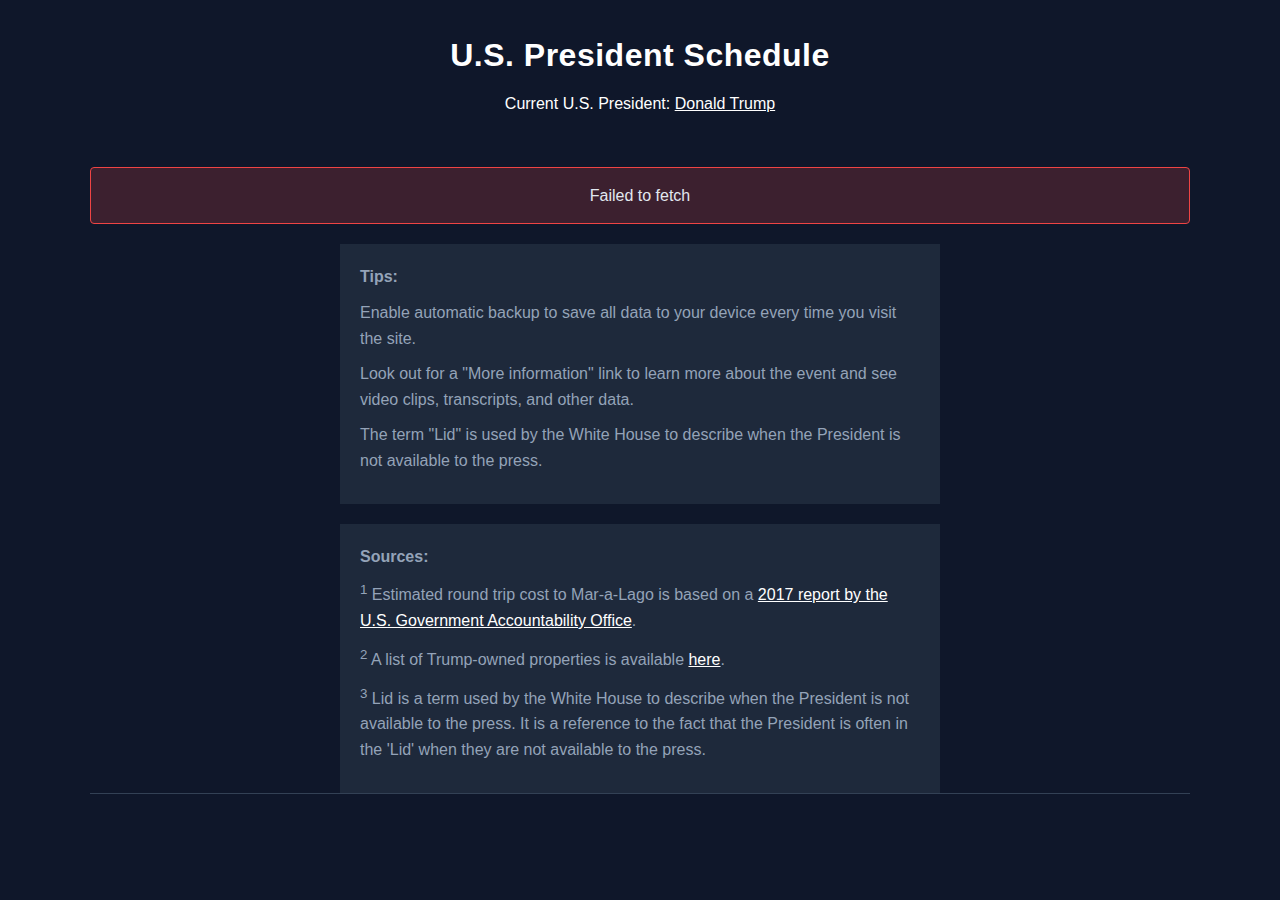
<file: index.html>
<!DOCTYPE html>
<html lang="en">
<head>
    <meta charset="UTF-8">
    <meta name="viewport" content="width=device-width, initial-scale=1.0">
    <meta http-equiv="Cache-Control" content="no-cache, no-store, must-revalidate">
    <meta http-equiv="Pragma" content="no-cache">
    <meta http-equiv="Expires" content="0">
    <title>U.S. President Schedule</title>
    <style>
        /* Temporary styles to prevent flash of unstyled content */
        body { 
            visibility: hidden; 
            background-color: #f5f5f5;
        }
        .js-loaded body { 
            visibility: visible; 
        }
    </style>
    <script>
        // Check if we're running locally
        const isLocalDevelopment = window.location.hostname === 'localhost' || 
                                 window.location.hostname === '127.0.0.1' ||
                                 window.location.protocol === 'file:';

        // Fetch the latest commit hash from GitHub API (only in production)
        async function getLatestCommitHash() {
            if (isLocalDevelopment) {
                return Date.now(); // Always use timestamp for local development
            }

            try {
                const response = await fetch('https://api.github.com/repos/brainnews/president-schedule/commits/main');
                const data = await response.json();
                return data.sha;
            } catch (error) {
                console.error('Failed to fetch commit hash:', error);
                return Date.now(); // Fallback to timestamp if GitHub API fails
            }
        }

        // Add version to CSS and script URLs to bust cache
        async function loadResources() {
            const version = await getLatestCommitHash();
            
            // Add dynamic CSS
            const linkElement = document.createElement('link');
            linkElement.rel = 'stylesheet';
            linkElement.href = `styles.css?v=${version}`;
            linkElement.onload = function() {
                document.documentElement.classList.add('js-loaded');
            };
            document.head.appendChild(linkElement);
            
            // Add dynamic script
            const scriptElement = document.createElement('script');
            scriptElement.src = `script.js?v=${version}`;
            // Initialize the app after script loads
            scriptElement.onload = function() {
                // Call the initialization function that's defined in script.js
                if (typeof initializeApp === 'function') {
                    initializeApp();
                } else {
                    console.error('Failed to initialize app: initializeApp function not found');
                }
            };
            document.body.appendChild(scriptElement);

            // Log environment info for debugging
            if (isLocalDevelopment) {
                console.log('Running in development mode - using timestamp for cache busting');
            }
        }

        // Load resources when page loads
        window.addEventListener('load', loadResources);
    </script>
</head>
<body>
    <div class="container">
        <header>
            <h1>U.S. President Schedule</h1>
            <p>Current U.S. President: <a href="https://en.wikipedia.org/wiki/Donald_Trump" target="_blank" rel="noopener noreferrer">Donald Trump</a></p>
        </header>

        <div id="status" class="status-message loading">
            Loading events...
        </div>
        <div class="stats-container" id="stats-container" style="display: none;">
            <button id="stats-toggle" class="stats-toggle" title="Toggle statistics visibility">
                <span class="stats-toggle-text">Show Top Statistics &nbsp;</span>
                <span class="toggle-icon">▼</span>
            </button>
            <div class="stat-box">
                <div class="stat-number" id="days-in-office-count">0</div>
                <div class="stat-label">Days in office</div>
                <div class="stat-detail">Since Jan 20, 2025</div>
            </div>
            <div class="stat-box">
                <div class="stat-number" id="maralago-count">$0</div>
                <div class="stat-label">Mar-a-Lago Travel Cost</div>
                <div class="stat-detail">$3.4M per round trip<sup>1</sup></div>
            </div>
            <div class="stat-box">
                <div class="stat-number" id="golf-count">0</div>
                <div class="stat-label">Trump Property<sup>2</sup> Visits</div>
                <div class="stat-detail">Excluding Weekends & Holidays</div>
            </div>
            <div class="stat-box">
                <div class="stat-number" id="lid-hours">0</div>
                <div class="stat-label">Hours Under Lid<sup>3</sup></div>
                <div class="stat-detail" id="lid-avg">Avg: 0h 0m per day</div>
            </div>
        </div>
        <div class="event-filters" id="filters" style="display: none;">
            <div class="search-container">
                <div class="search-box">
                    <input type="text" id="search" placeholder="Search events...">
                    <button id="clear-search" class="clear-button" title="Clear search">×</button>
                </div>
                <button id="search-btn">Search</button>
            </div>
            <div class="backup-container">
                <span id="backup-status" class="backup-status"></span>
                <button id="backup-btn" title="Toggle automatic backup">Auto Backup: OFF</button>
            </div>
        </div>

        <div id="events">
            <!-- Events will be loaded here -->
        </div>

        <div class="pagination" id="pagination" style="display: none;">
            <button id="prev-btn" disabled>Previous</button>
            <span id="page-info" class="page-info">Page 1</span>
            <button id="next-btn">Next</button>
        </div>
        <ul class="tips">
            <li style="font-weight: bold;">Tips:</li>
            <li>Enable automatic backup to save all data to your device every time you visit the site.</li>
            <li>Look out for a "More information" link to learn more about the event and see video clips, transcripts, and other data.</li>
            <li>The term "Lid" is used by the White House to describe when the President is not available to the press.</li>
        </ul>
        <ul class="footnotes">
            <li style="font-weight: bold;">Sources:</li>
            <li><sup>1</sup> Estimated round trip cost to Mar-a-Lago is based on a <a href="https://www.gao.gov/products/gao-19-178" target="_blank" rel="noopener noreferrer">2017 report by the U.S. Government Accountability Office</a>.</li>
            <li><sup>2</sup> A list of Trump-owned properties is available <a href="https://www.wsj.com/public/resources/documents/TrumpProperties.pdf" target="_blank" rel="noopener noreferrer">here</a>.</li>
            <li><sup>3</sup> Lid is a term used by the White House to describe when the President is not available to the press. It is a reference to the fact that the President is often in the 'Lid' when they are not available to the press.</li>
        </ul>
        <p class="timestamp" id="last-updated"></p>
    </div>
</body>
</html>
</file>
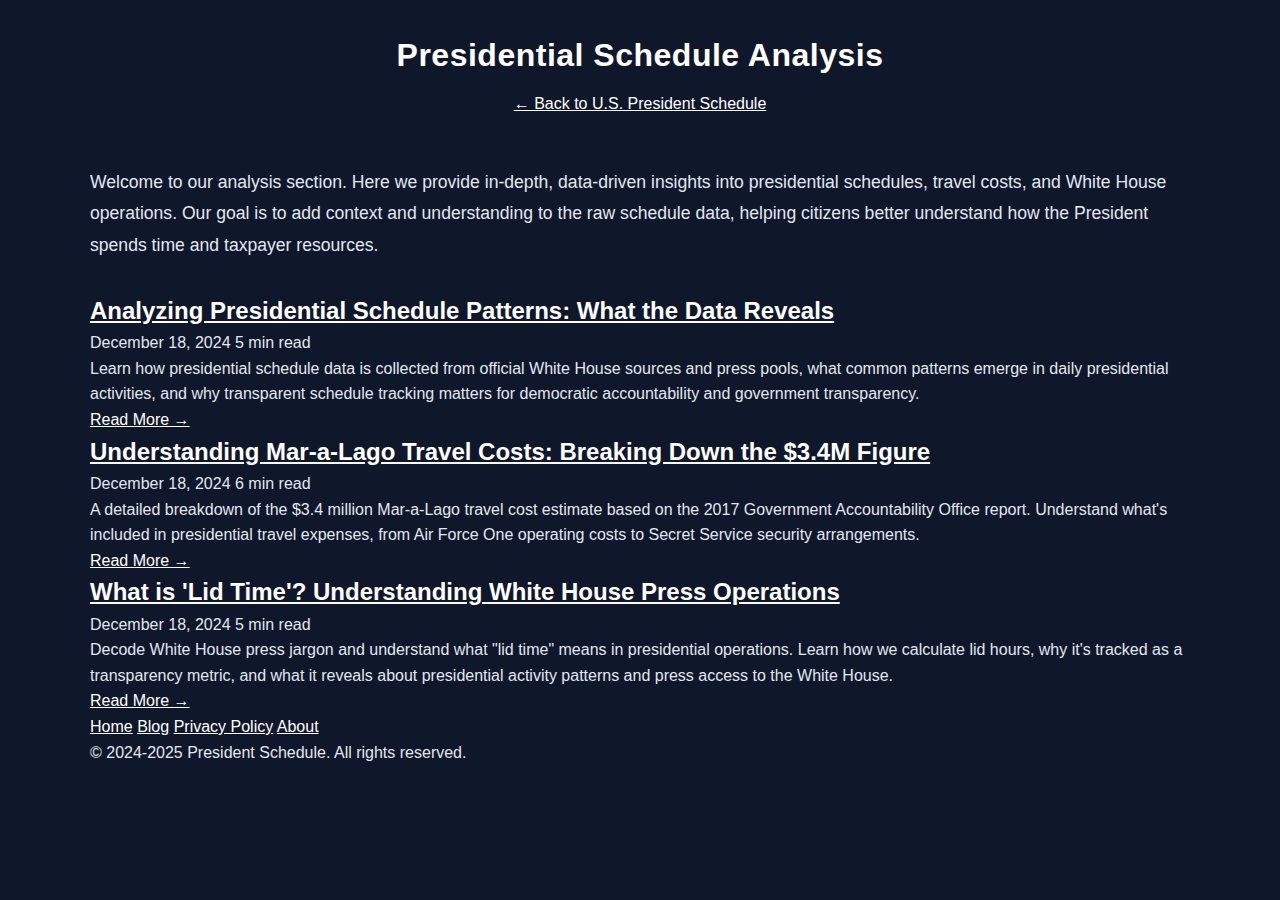
<file: blog/index.html>
<!DOCTYPE html>
<html lang="en">
<head>
    <meta charset="UTF-8">
    <meta name="viewport" content="width=device-width, initial-scale=1.0">
    <meta name="description" content="In-depth analysis of presidential schedules, travel costs, White House operations, and transparency. Data-driven insights about U.S. President activities.">
    <meta name="keywords" content="presidential schedule analysis, White House operations, Mar-a-Lago costs, lid time explained, presidential transparency, political analysis">
    <title>Presidential Schedule Analysis & Insights - President Schedule Blog</title>
    <script async src="https://pagead2.googlesyndication.com/pagead/js/adsbygoogle.js?client=ca-pub-5989760403874039"
     crossorigin="anonymous"></script>
    <style>
        /* Temporary styles to prevent flash of unstyled content */
        body {
            visibility: hidden;
            background-color: #f5f5f5;
        }
        .js-loaded body {
            visibility: visible;
        }
    </style>
    <script>
        // Check if we're running locally
        const isLocalDevelopment = window.location.hostname === 'localhost' ||
                                 window.location.hostname === '127.0.0.1' ||
                                 window.location.protocol === 'file:';

        // Fetch the latest commit hash from GitHub API (only in production)
        async function getLatestCommitHash() {
            if (isLocalDevelopment) {
                return Date.now(); // Always use timestamp for local development
            }

            try {
                const response = await fetch('https://api.github.com/repos/brainnews/president-schedule/commits/main');
                const data = await response.json();
                return data.sha;
            } catch (error) {
                console.error('Failed to fetch commit hash:', error);
                return Date.now(); // Fallback to timestamp if GitHub API fails
            }
        }

        // Add version to CSS URL to bust cache
        async function loadResources() {
            const version = await getLatestCommitHash();

            // Add dynamic CSS
            const linkElement = document.createElement('link');
            linkElement.rel = 'stylesheet';
            linkElement.href = `../styles.css?v=${version}`;
            linkElement.onload = function() {
                document.documentElement.classList.add('js-loaded');
            };
            document.head.appendChild(linkElement);

            // Log environment info for debugging
            if (isLocalDevelopment) {
                console.log('Running in development mode - using timestamp for cache busting');
            }
        }

        // Load resources when page loads
        window.addEventListener('load', loadResources);
    </script>
</head>
<body>
    <div class="container">
        <header>
            <h1>Presidential Schedule Analysis</h1>
            <p><a href="/">← Back to U.S. President Schedule</a></p>
        </header>

        <div class="privacy-content" style="max-width: 1200px;">
            <p style="font-size: 1.1rem; line-height: 1.8; margin-bottom: 30px;">
                Welcome to our analysis section. Here we provide in-depth, data-driven insights into presidential schedules,
                travel costs, and White House operations. Our goal is to add context and understanding to the raw schedule data,
                helping citizens better understand how the President spends time and taxpayer resources.
            </p>
        </div>

        <div class="blog-grid">
            <!-- Article 1 -->
            <div class="blog-card">
                <h2><a href="analyzing-presidential-schedules.html">Analyzing Presidential Schedule Patterns: What the Data Reveals</a></h2>
                <div class="blog-meta">
                    <span class="blog-meta-date">December 18, 2024</span>
                    <span class="blog-meta-reading-time">5 min read</span>
                </div>
                <p class="blog-excerpt">
                    Learn how presidential schedule data is collected from official White House sources and press pools,
                    what common patterns emerge in daily presidential activities, and why transparent schedule tracking
                    matters for democratic accountability and government transparency.
                </p>
                <a href="analyzing-presidential-schedules.html" class="blog-read-more">Read More →</a>
            </div>

            <!-- Article 2 -->
            <div class="blog-card">
                <h2><a href="mar-a-lago-travel-costs-explained.html">Understanding Mar-a-Lago Travel Costs: Breaking Down the $3.4M Figure</a></h2>
                <div class="blog-meta">
                    <span class="blog-meta-date">December 18, 2024</span>
                    <span class="blog-meta-reading-time">6 min read</span>
                </div>
                <p class="blog-excerpt">
                    A detailed breakdown of the $3.4 million Mar-a-Lago travel cost estimate based on the 2017 Government
                    Accountability Office report. Understand what's included in presidential travel expenses, from Air Force One
                    operating costs to Secret Service security arrangements.
                </p>
                <a href="mar-a-lago-travel-costs-explained.html" class="blog-read-more">Read More →</a>
            </div>

            <!-- Article 3 -->
            <div class="blog-card">
                <h2><a href="understanding-white-house-lid-time.html">What is 'Lid Time'? Understanding White House Press Operations</a></h2>
                <div class="blog-meta">
                    <span class="blog-meta-date">December 18, 2024</span>
                    <span class="blog-meta-reading-time">5 min read</span>
                </div>
                <p class="blog-excerpt">
                    Decode White House press jargon and understand what "lid time" means in presidential operations.
                    Learn how we calculate lid hours, why it's tracked as a transparency metric, and what it reveals
                    about presidential activity patterns and press access to the White House.
                </p>
                <a href="understanding-white-house-lid-time.html" class="blog-read-more">Read More →</a>
            </div>
        </div>

        <footer class="site-footer">
            <div class="footer-links">
                <a href="/">Home</a>
                <a href="/blog/">Blog</a>
                <a href="/privacy.html">Privacy Policy</a>
                <a href="/about.html">About</a>
            </div>
            <p>&copy; 2024-2025 President Schedule. All rights reserved.</p>
        </footer>
    </div>
</body>
</html>
</file>
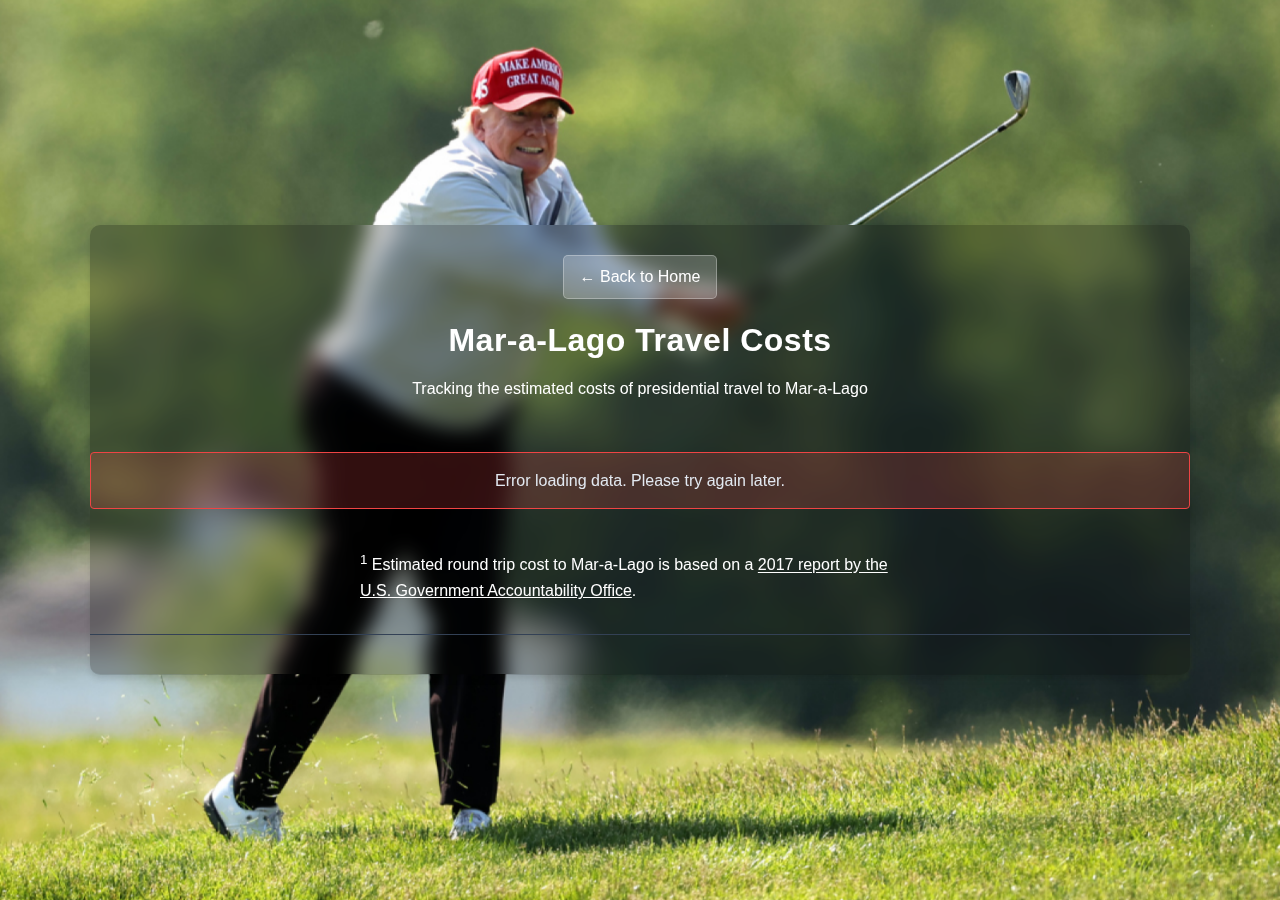
<file: maralago/index.html>
<!DOCTYPE html>
<html lang="en">
<head>
    <meta charset="UTF-8">
    <meta name="viewport" content="width=device-width, initial-scale=1.0">
    <meta http-equiv="Cache-Control" content="no-cache, no-store, must-revalidate">
    <meta http-equiv="Pragma" content="no-cache">
    <meta http-equiv="Expires" content="0">
    <title>Mar-a-Lago Travel Costs</title>
    <style>
        /* Temporary styles to prevent flash of unstyled content */
        body { 
            visibility: hidden; 
            background-color: #f5f5f5;
            margin: 0;
            padding: 0;
            min-height: 100vh;
            display: flex;
            align-items: center;
            justify-content: center;
            background-image: url('../images/donald-trump-playing-golf-may-2023.png');
            background-size: cover;
            background-position: center;
            background-repeat: no-repeat;
            background-attachment: fixed;
            position: relative;
        }
        body::before {
            content: '';
            position: fixed;
            top: 0;
            left: 0;
            width: 100%;
            height: 100%;
            background-image: url('../images/donald-trump-playing-golf-may-2023.png');
            background-size: cover;
            background-position: center;
            background-repeat: no-repeat;
            z-index: -1;
        }
        .js-loaded body { 
            visibility: visible; 
        }
        .container {
            background-color: rgba(0, 0, 0, 0.2);
            padding: 2rem;
            border-radius: 10px;
            box-shadow: 0 4px 6px rgba(0, 0, 0, 0.1);
            max-width: 800px;
            width: 90%;
            margin: 2rem;
            backdrop-filter: blur(10px);
            position: relative;
            z-index: 1;
        }
        .stats-container {
            display: flex;
            gap: 1.5rem;
            align-items: center;
            
        }
        .stat-box {
            max-width: 400px;
            text-align: center;
        }
        .back-button {
            display: inline-flex;
            align-items: center;
            gap: 0.5rem;
            padding: 0.5rem 1rem;
            background-color: rgba(255, 255, 255, 0.2);
            border: 1px solid rgba(255, 255, 255, 0.3);
            border-radius: 5px;
            color: white;
            text-decoration: none;
            font-size: 1rem;
            margin-bottom: 1rem;
            transition: all 0.2s ease;
        }
        .back-button:hover {
            background-color: rgba(255, 255, 255, 0.3);
            transform: translateY(-1px);
        }
        .back-button:active {
            transform: translateY(0);
        }
    </style>
</head>
<body>
    <div class="container" style="margin-top: 20px; margin-bottom: 20px;">
        <header>
            <a href="../" class="back-button">← Back to Home</a>
            <h1>Mar-a-Lago Travel Costs</h1>
            <p>Tracking the estimated costs of presidential travel to Mar-a-Lago</p>
        </header>

        <div id="status" class="status-message loading">
            Loading data...
        </div>

        <div class="stats-container" id="stats-container" style="display: none; background-color: transparent;">
            <div class="stat-box">
                <div class="stat-number" id="maralago-count">$0</div>
                <div class="stat-label" style="color: white;">Total Travel Cost</div>
                <div class="stat-detail" style="color: white;">$3.4M per round trip<sup>1</sup></div>
            </div>
            <div class="stat-box">
                <div class="stat-number" id="maralago-trips">0</div>
                <div class="stat-label" style="color: white;">Number of Trips</div>
                <div class="stat-detail" style="color: white;">Round trips to Mar-a-Lago</div>
            </div>
            <div class="stat-box">
                <div class="stat-number" id="maralago-days">0</div>
                <div class="stat-label" style="color: white;">Days at Mar-a-Lago</div>
                <div class="stat-detail" style="color: white;">Total days spent at the property</div>
            </div>
            <div class="stat-box">
                <div class="stat-number" id="days-in-office-count">0</div>
                <div class="stat-label" style="color: white;">Days in Office</div>
                <div class="stat-detail" style="color: white;">Since January 20, 2025</div>
            </div>
        </div>

        <ul class="footnotes" style="background-color: transparent; color: white;">
            <li style="color: white;"><sup>1</sup> Estimated round trip cost to Mar-a-Lago is based on a <a href="https://www.gao.gov/products/gao-19-178" target="_blank" rel="noopener noreferrer">2017 report by the U.S. Government Accountability Office</a>.</li>
        </ul>
        <p class="timestamp" id="last-updated" style="color: white;"></p>
    </div>

    <script>
        // Check if we're running locally
        const isLocalDevelopment = window.location.hostname === 'localhost' || 
                                 window.location.hostname === '127.0.0.1' ||
                                 window.location.protocol === 'file:';

        // Fetch the latest commit hash from GitHub API (only in production)
        async function getLatestCommitHash() {
            if (isLocalDevelopment) {
                return Date.now(); // Always use timestamp for local development
            }

            try {
                const response = await fetch('https://api.github.com/repos/brainnews/president-schedule/commits/main');
                const data = await response.json();
                return data.sha;
            } catch (error) {
                console.error('Failed to fetch commit hash:', error);
                return Date.now(); // Fallback to timestamp if GitHub API fails
            }
        }

        // Load resources and initialize the app
        async function loadResources() {
            try {
                const version = await getLatestCommitHash();
                
                // Add dynamic CSS
                const linkElement = document.createElement('link');
                linkElement.rel = 'stylesheet';
                linkElement.href = `../styles.css?v=${version}`;
                linkElement.onload = function() {
                    document.documentElement.classList.add('js-loaded');
                };
                document.head.appendChild(linkElement);
                
                // Add dynamic script
                const scriptElement = document.createElement('script');
                scriptElement.src = `../script.js?v=${version}`;
                
                // Wait for script to load
                await new Promise((resolve, reject) => {
                    scriptElement.onload = resolve;
                    scriptElement.onerror = reject;
                    document.body.appendChild(scriptElement);
                });

                // Log environment info for debugging
                if (isLocalDevelopment) {
                    console.log('Running in development mode - using timestamp for cache busting');
                }

                // Initialize the app after script loads
                if (typeof initializeMarALagoPage === 'function') {
                    initializeMarALagoPage();
                } else {
                    console.error('Failed to initialize app: initializeMarALagoPage function not found');
                    // Try to initialize again after a short delay
                    setTimeout(() => {
                        if (typeof initializeMarALagoPage === 'function') {
                            initializeMarALagoPage();
                        } else {
                            console.error('Still unable to find initializeMarALagoPage function');
                        }
                    }, 1000);
                }
            } catch (error) {
                console.error('Error loading resources:', error);
                const statusElement = document.getElementById('status');
                if (statusElement) {
                    statusElement.textContent = 'Error loading resources. Please try again later.';
                    statusElement.className = 'status-message error';
                }
            }
        }

        // Start loading when the page is ready
        if (document.readyState === 'loading') {
            document.addEventListener('DOMContentLoaded', loadResources);
        } else {
            loadResources();
        }
    </script>
</body>
</html>
</file>
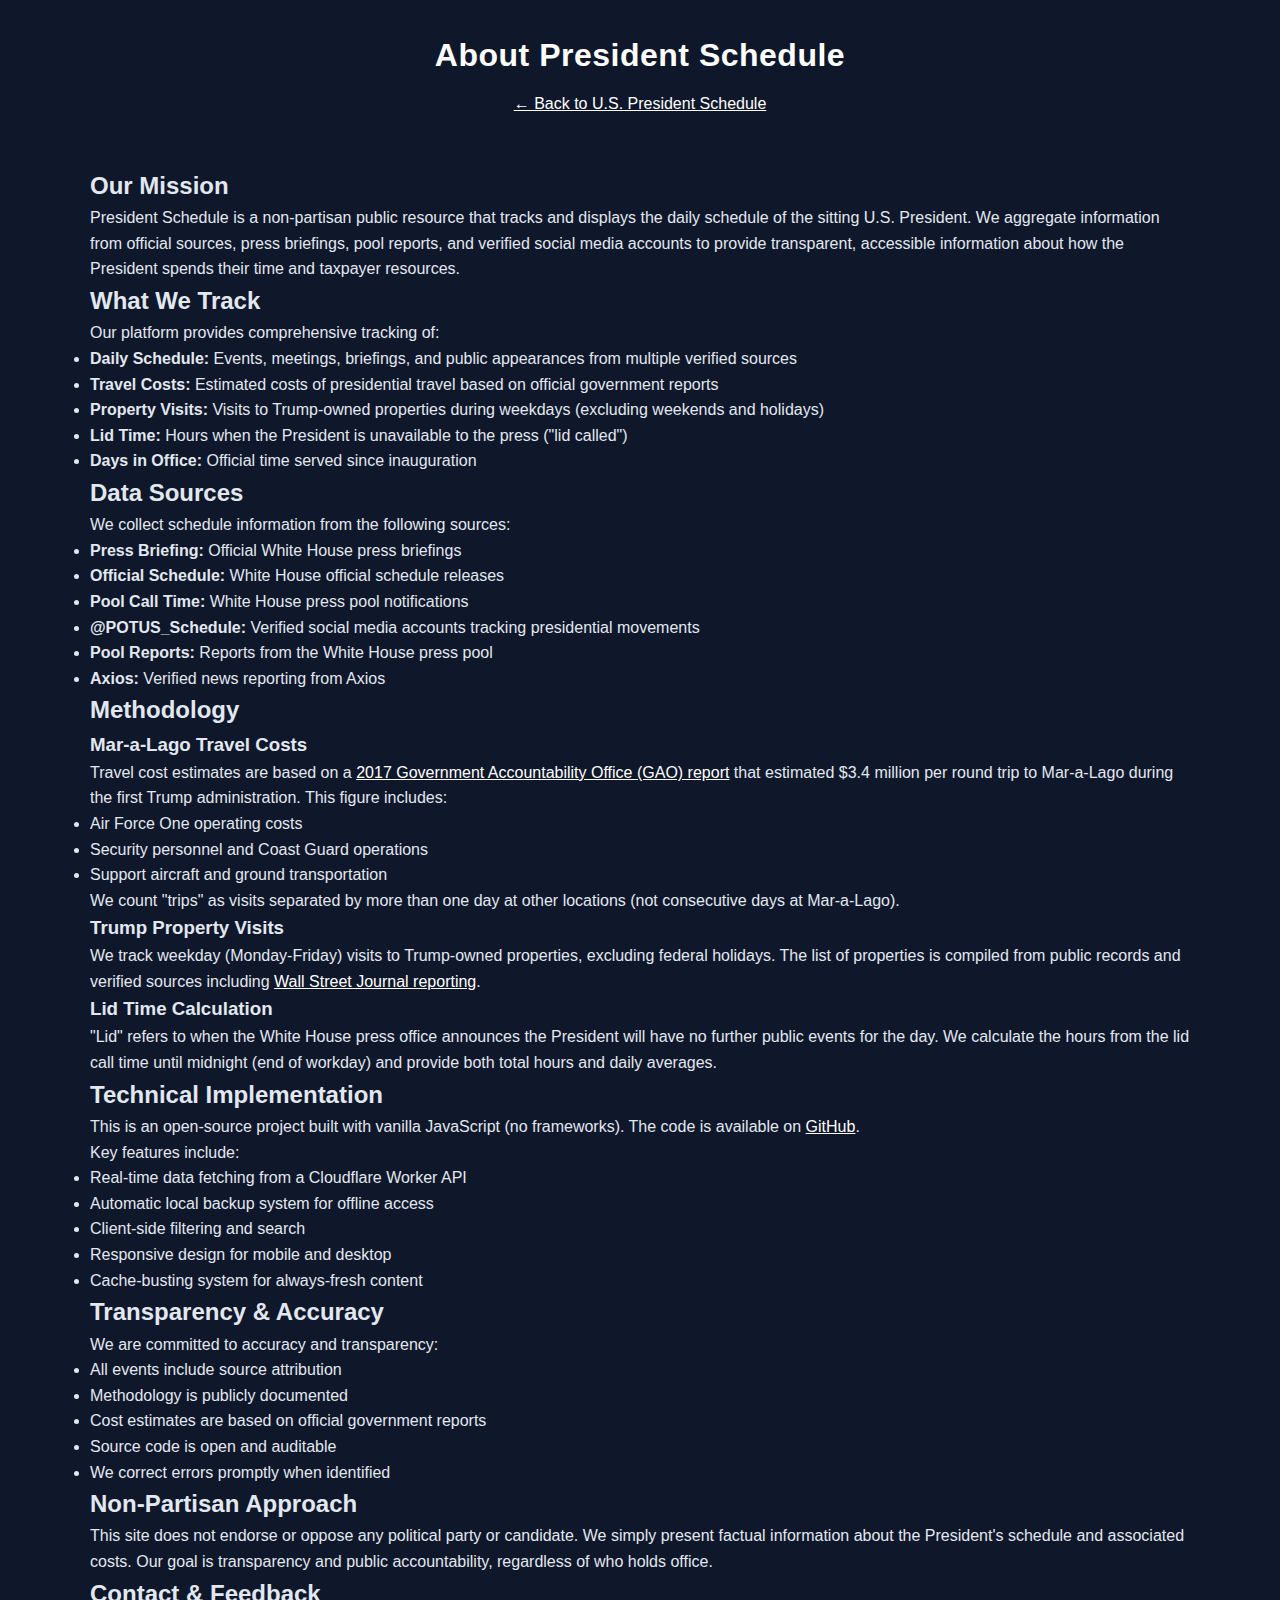
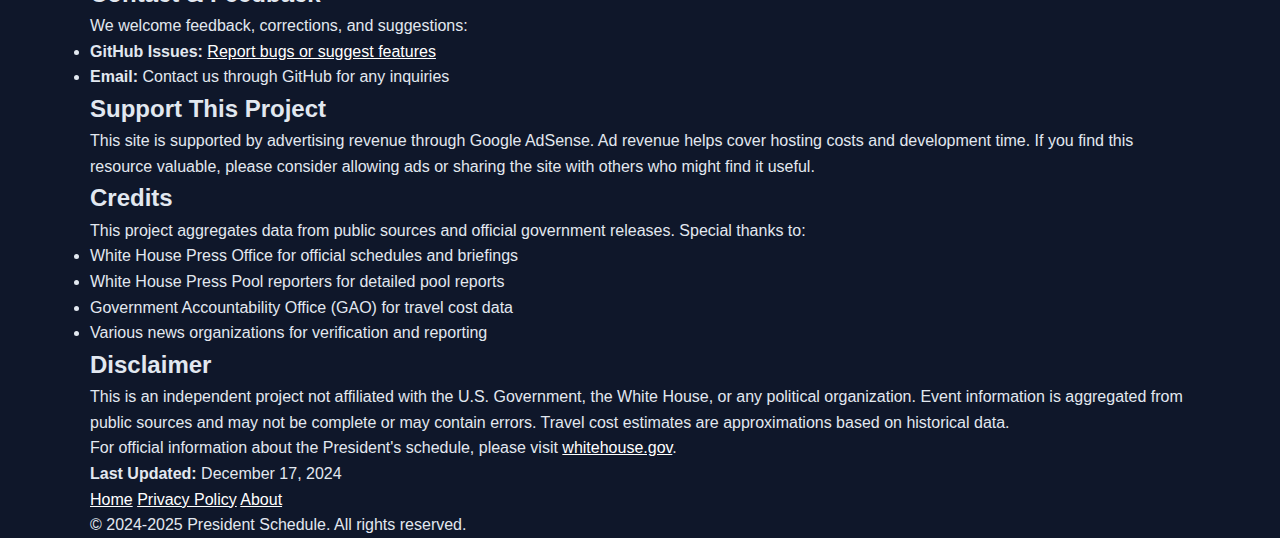
<file: about.html>
<!DOCTYPE html>
<html lang="en">
<head>
    <meta charset="UTF-8">
    <meta name="viewport" content="width=device-width, initial-scale=1.0">
    <meta name="description" content="About President Schedule - A non-partisan public resource tracking the U.S. President's daily schedule, travel costs, and time allocation.">
    <title>About - U.S. President Schedule</title>
    <script async src="https://pagead2.googlesyndication.com/pagead/js/adsbygoogle.js?client=ca-pub-5989760403874039"
     crossorigin="anonymous"></script>
    <style>
        /* Temporary styles to prevent flash of unstyled content */
        body {
            visibility: hidden;
            background-color: #f5f5f5;
        }
        .js-loaded body {
            visibility: visible;
        }
    </style>
    <script>
        // Check if we're running locally
        const isLocalDevelopment = window.location.hostname === 'localhost' ||
                                 window.location.hostname === '127.0.0.1' ||
                                 window.location.protocol === 'file:';

        // Fetch the latest commit hash from GitHub API (only in production)
        async function getLatestCommitHash() {
            if (isLocalDevelopment) {
                return Date.now(); // Always use timestamp for local development
            }

            try {
                const response = await fetch('https://api.github.com/repos/brainnews/president-schedule/commits/main');
                const data = await response.json();
                return data.sha;
            } catch (error) {
                console.error('Failed to fetch commit hash:', error);
                return Date.now(); // Fallback to timestamp if GitHub API fails
            }
        }

        // Add version to CSS URL to bust cache
        async function loadResources() {
            const version = await getLatestCommitHash();

            // Add dynamic CSS
            const linkElement = document.createElement('link');
            linkElement.rel = 'stylesheet';
            linkElement.href = `styles.css?v=${version}`;
            linkElement.onload = function() {
                document.documentElement.classList.add('js-loaded');
            };
            document.head.appendChild(linkElement);

            // Log environment info for debugging
            if (isLocalDevelopment) {
                console.log('Running in development mode - using timestamp for cache busting');
            }
        }

        // Load resources when page loads
        window.addEventListener('load', loadResources);
    </script>
</head>
<body>
    <div class="container">
        <header>
            <h1>About President Schedule</h1>
            <p><a href="/">← Back to U.S. President Schedule</a></p>
        </header>

        <div class="privacy-content">
            <h2>Our Mission</h2>
            <p>President Schedule is a non-partisan public resource that tracks and displays the daily schedule of the sitting U.S. President. We aggregate information from official sources, press briefings, pool reports, and verified social media accounts to provide transparent, accessible information about how the President spends their time and taxpayer resources.</p>

            <h2>What We Track</h2>
            <p>Our platform provides comprehensive tracking of:</p>
            <ul>
                <li><strong>Daily Schedule:</strong> Events, meetings, briefings, and public appearances from multiple verified sources</li>
                <li><strong>Travel Costs:</strong> Estimated costs of presidential travel based on official government reports</li>
                <li><strong>Property Visits:</strong> Visits to Trump-owned properties during weekdays (excluding weekends and holidays)</li>
                <li><strong>Lid Time:</strong> Hours when the President is unavailable to the press ("lid called")</li>
                <li><strong>Days in Office:</strong> Official time served since inauguration</li>
            </ul>

            <h2>Data Sources</h2>
            <p>We collect schedule information from the following sources:</p>
            <ul>
                <li><strong>Press Briefing:</strong> Official White House press briefings</li>
                <li><strong>Official Schedule:</strong> White House official schedule releases</li>
                <li><strong>Pool Call Time:</strong> White House press pool notifications</li>
                <li><strong>@POTUS_Schedule:</strong> Verified social media accounts tracking presidential movements</li>
                <li><strong>Pool Reports:</strong> Reports from the White House press pool</li>
                <li><strong>Axios:</strong> Verified news reporting from Axios</li>
            </ul>

            <h2>Methodology</h2>

            <h3>Mar-a-Lago Travel Costs</h3>
            <p>Travel cost estimates are based on a <a href="https://www.gao.gov/products/gao-19-178" target="_blank" rel="noopener noreferrer">2017 Government Accountability Office (GAO) report</a> that estimated $3.4 million per round trip to Mar-a-Lago during the first Trump administration. This figure includes:</p>
            <ul>
                <li>Air Force One operating costs</li>
                <li>Security personnel and Coast Guard operations</li>
                <li>Support aircraft and ground transportation</li>
            </ul>
            <p>We count "trips" as visits separated by more than one day at other locations (not consecutive days at Mar-a-Lago).</p>

            <h3>Trump Property Visits</h3>
            <p>We track weekday (Monday-Friday) visits to Trump-owned properties, excluding federal holidays. The list of properties is compiled from public records and verified sources including <a href="https://www.wsj.com/public/resources/documents/TrumpProperties.pdf" target="_blank" rel="noopener noreferrer">Wall Street Journal reporting</a>.</p>

            <h3>Lid Time Calculation</h3>
            <p>"Lid" refers to when the White House press office announces the President will have no further public events for the day. We calculate the hours from the lid call time until midnight (end of workday) and provide both total hours and daily averages.</p>

            <h2>Technical Implementation</h2>
            <p>This is an open-source project built with vanilla JavaScript (no frameworks). The code is available on <a href="https://github.com/brainnews/president-schedule" target="_blank" rel="noopener noreferrer">GitHub</a>.</p>

            <p>Key features include:</p>
            <ul>
                <li>Real-time data fetching from a Cloudflare Worker API</li>
                <li>Automatic local backup system for offline access</li>
                <li>Client-side filtering and search</li>
                <li>Responsive design for mobile and desktop</li>
                <li>Cache-busting system for always-fresh content</li>
            </ul>

            <h2>Transparency & Accuracy</h2>
            <p>We are committed to accuracy and transparency:</p>
            <ul>
                <li>All events include source attribution</li>
                <li>Methodology is publicly documented</li>
                <li>Cost estimates are based on official government reports</li>
                <li>Source code is open and auditable</li>
                <li>We correct errors promptly when identified</li>
            </ul>

            <h2>Non-Partisan Approach</h2>
            <p>This site does not endorse or oppose any political party or candidate. We simply present factual information about the President's schedule and associated costs. Our goal is transparency and public accountability, regardless of who holds office.</p>

            <h2>Contact & Feedback</h2>
            <p>We welcome feedback, corrections, and suggestions:</p>
            <ul>
                <li><strong>GitHub Issues:</strong> <a href="https://github.com/brainnews/president-schedule/issues" target="_blank" rel="noopener noreferrer">Report bugs or suggest features</a></li>
                <li><strong>Email:</strong> Contact us through GitHub for any inquiries</li>
            </ul>

            <h2>Support This Project</h2>
            <p>This site is supported by advertising revenue through Google AdSense. Ad revenue helps cover hosting costs and development time. If you find this resource valuable, please consider allowing ads or sharing the site with others who might find it useful.</p>

            <h2>Credits</h2>
            <p>This project aggregates data from public sources and official government releases. Special thanks to:</p>
            <ul>
                <li>White House Press Office for official schedules and briefings</li>
                <li>White House Press Pool reporters for detailed pool reports</li>
                <li>Government Accountability Office (GAO) for travel cost data</li>
                <li>Various news organizations for verification and reporting</li>
            </ul>

            <h2>Disclaimer</h2>
            <p>This is an independent project not affiliated with the U.S. Government, the White House, or any political organization. Event information is aggregated from public sources and may not be complete or may contain errors. Travel cost estimates are approximations based on historical data.</p>

            <p>For official information about the President's schedule, please visit <a href="https://www.whitehouse.gov" target="_blank" rel="noopener noreferrer">whitehouse.gov</a>.</p>

            <p><strong>Last Updated:</strong> December 17, 2024</p>
        </div>

        <footer class="site-footer">
            <div class="footer-links">
                <a href="/">Home</a>
                <a href="/privacy.html">Privacy Policy</a>
                <a href="/about.html">About</a>
            </div>
            <p>&copy; 2024-2025 President Schedule. All rights reserved.</p>
        </footer>
    </div>
</body>
</html>
</file>
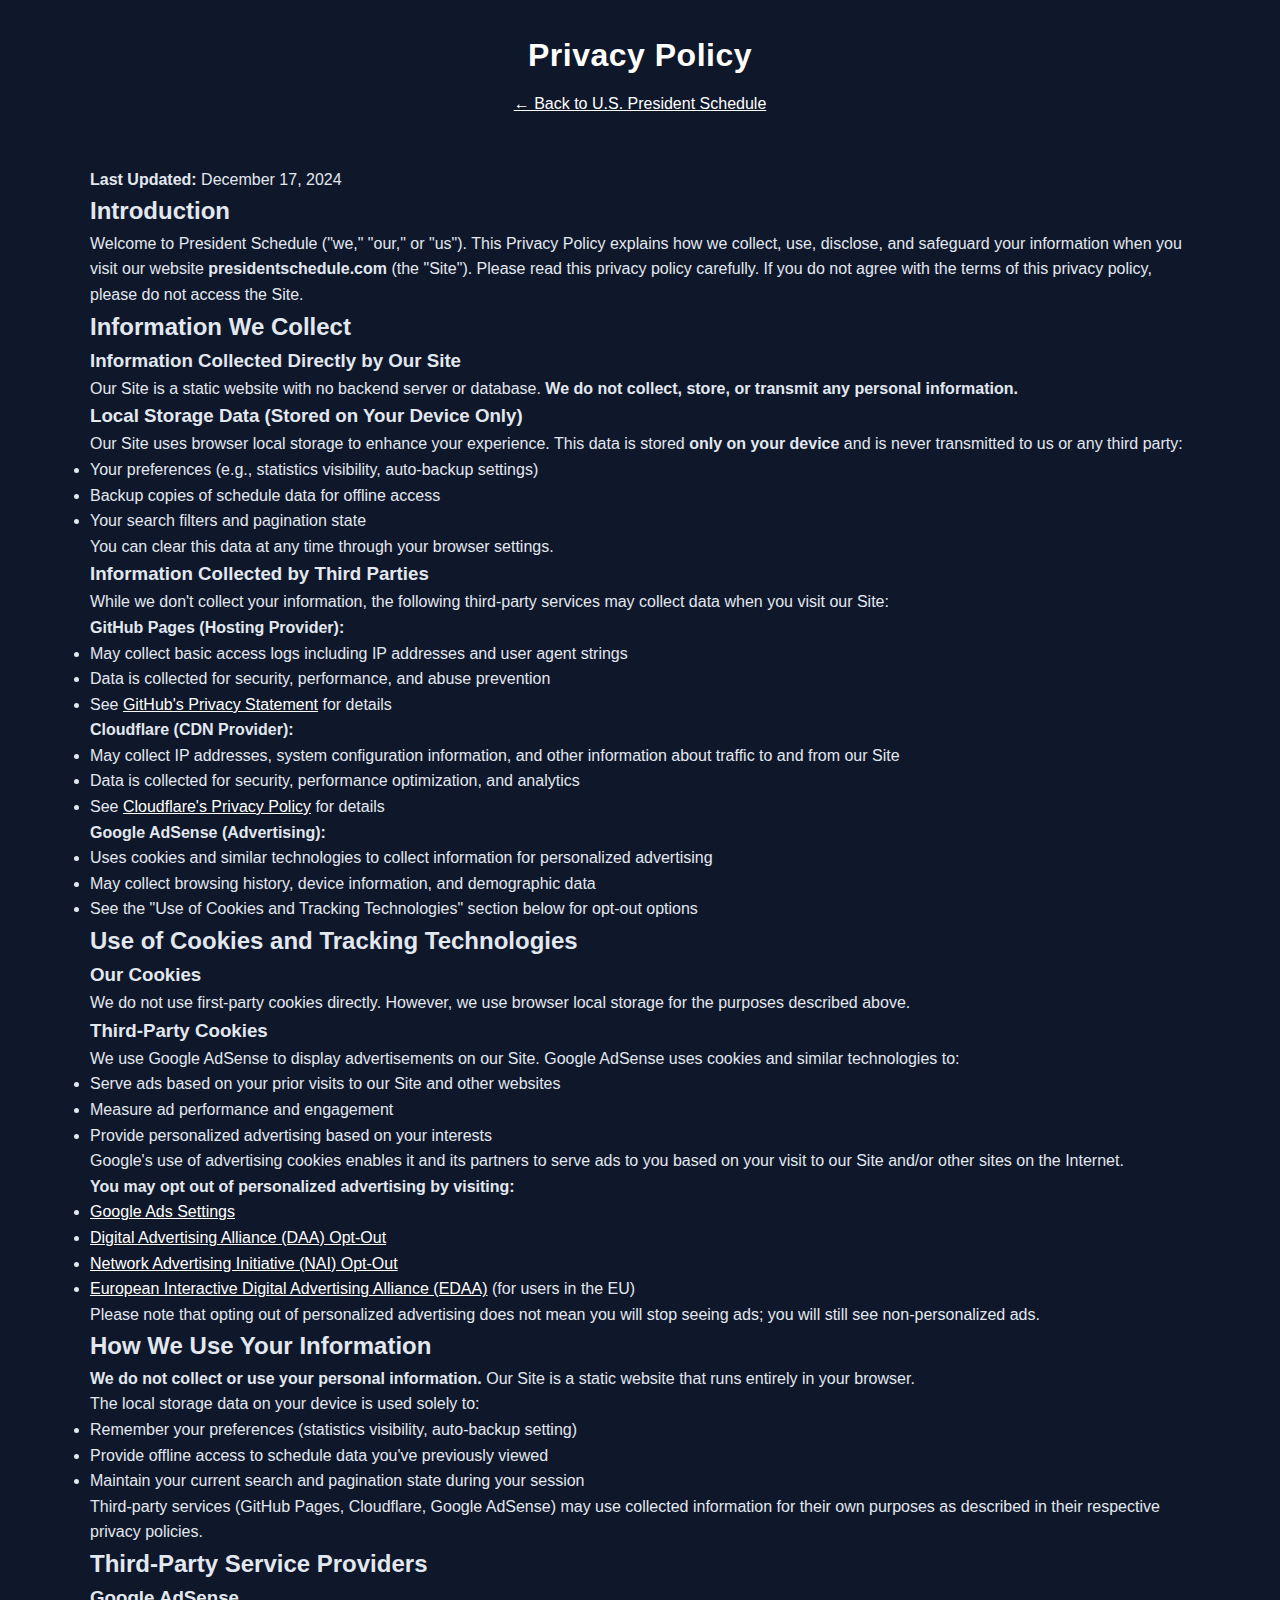
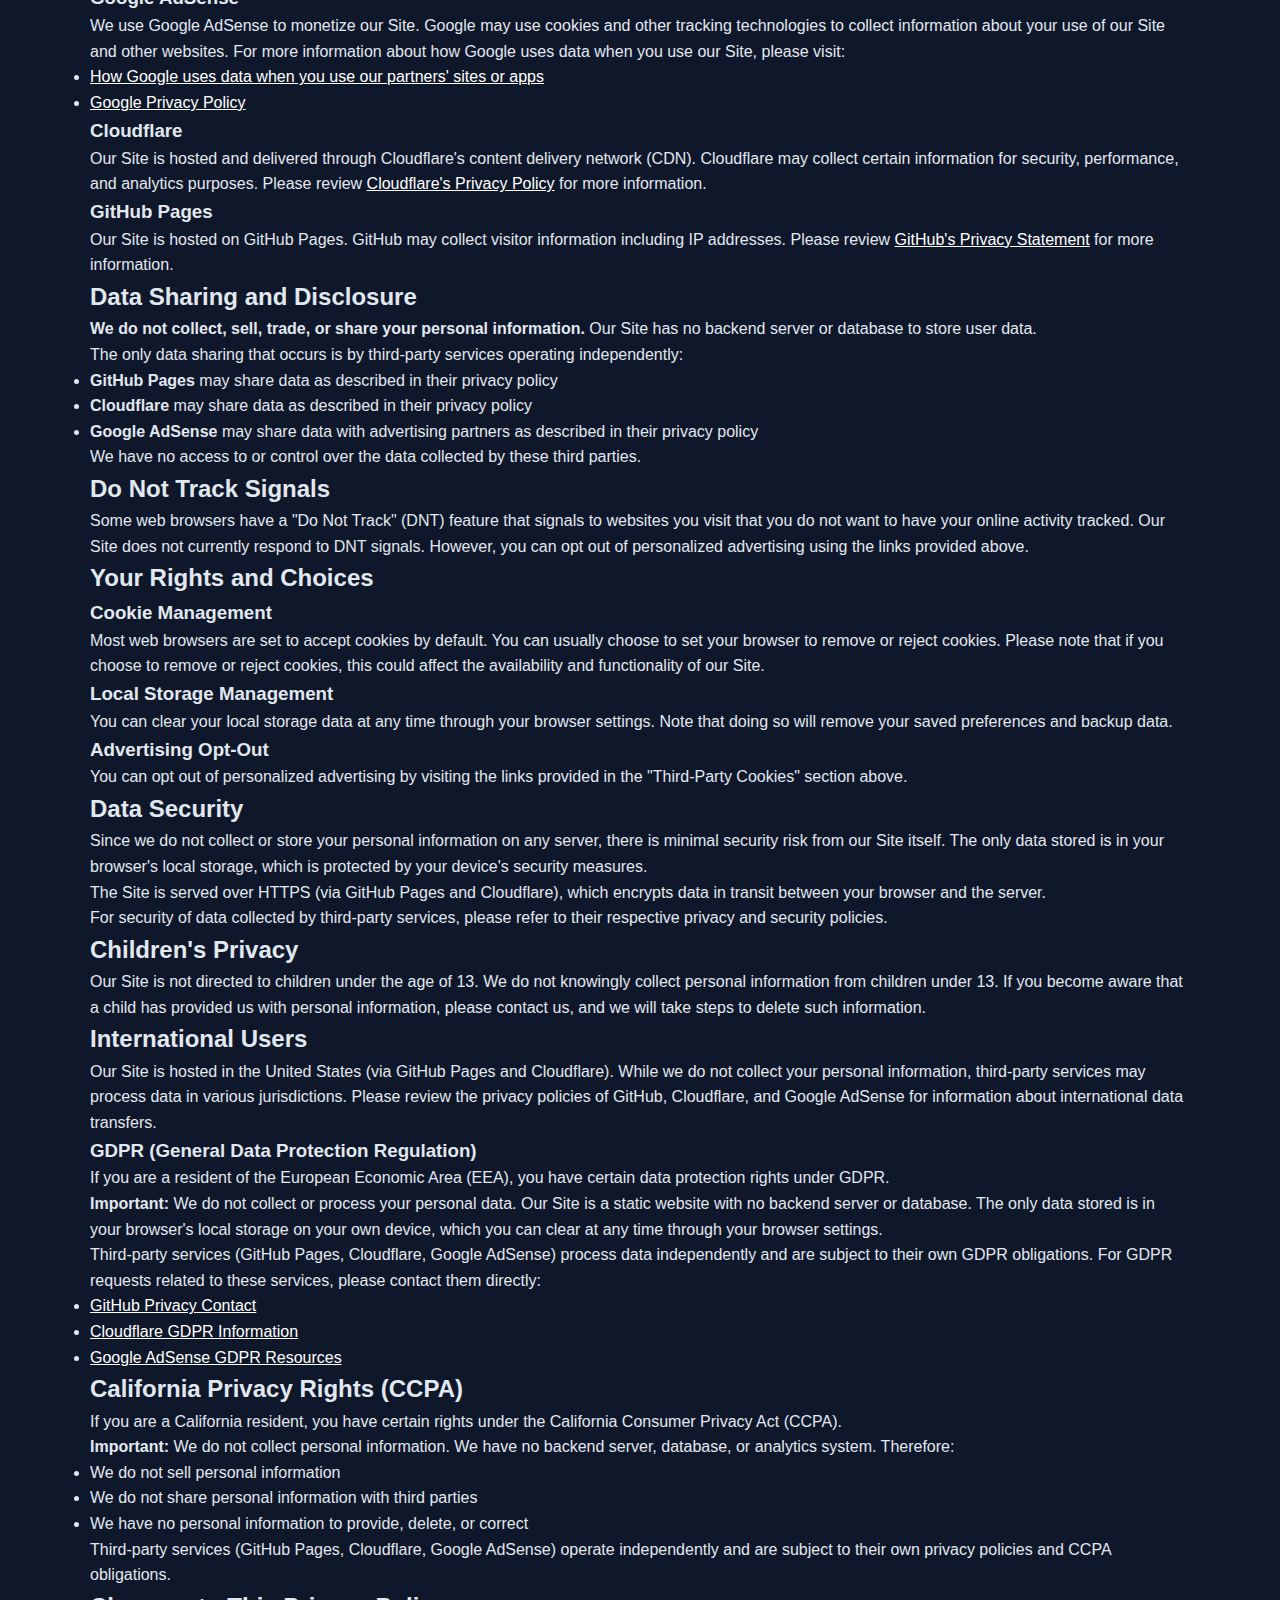
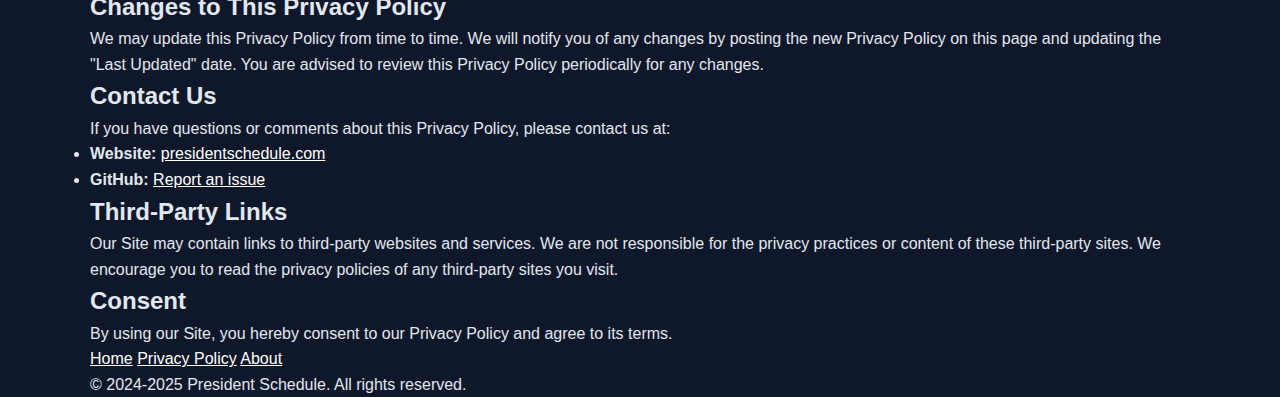
<file: privacy.html>
<!DOCTYPE html>
<html lang="en">
<head>
    <meta charset="UTF-8">
    <meta name="viewport" content="width=device-width, initial-scale=1.0">
    <meta name="description" content="Privacy Policy for President Schedule - Learn how we collect, use, and protect your data when you visit our presidential schedule tracking website.">
    <title>Privacy Policy - U.S. President Schedule</title>
    <script async src="https://pagead2.googlesyndication.com/pagead/js/adsbygoogle.js?client=ca-pub-5989760403874039"
     crossorigin="anonymous"></script>
    <style>
        /* Temporary styles to prevent flash of unstyled content */
        body {
            visibility: hidden;
            background-color: #f5f5f5;
        }
        .js-loaded body {
            visibility: visible;
        }
    </style>
    <script>
        // Check if we're running locally
        const isLocalDevelopment = window.location.hostname === 'localhost' ||
                                 window.location.hostname === '127.0.0.1' ||
                                 window.location.protocol === 'file:';

        // Fetch the latest commit hash from GitHub API (only in production)
        async function getLatestCommitHash() {
            if (isLocalDevelopment) {
                return Date.now(); // Always use timestamp for local development
            }

            try {
                const response = await fetch('https://api.github.com/repos/brainnews/president-schedule/commits/main');
                const data = await response.json();
                return data.sha;
            } catch (error) {
                console.error('Failed to fetch commit hash:', error);
                return Date.now(); // Fallback to timestamp if GitHub API fails
            }
        }

        // Add version to CSS URL to bust cache
        async function loadResources() {
            const version = await getLatestCommitHash();

            // Add dynamic CSS
            const linkElement = document.createElement('link');
            linkElement.rel = 'stylesheet';
            linkElement.href = `styles.css?v=${version}`;
            linkElement.onload = function() {
                document.documentElement.classList.add('js-loaded');
            };
            document.head.appendChild(linkElement);

            // Log environment info for debugging
            if (isLocalDevelopment) {
                console.log('Running in development mode - using timestamp for cache busting');
            }
        }

        // Load resources when page loads
        window.addEventListener('load', loadResources);
    </script>
</head>
<body>
    <div class="container">
        <header>
            <h1>Privacy Policy</h1>
            <p><a href="/">← Back to U.S. President Schedule</a></p>
        </header>

        <div class="privacy-content">
            <p><strong>Last Updated:</strong> December 17, 2024</p>

            <h2>Introduction</h2>
            <p>Welcome to President Schedule ("we," "our," or "us"). This Privacy Policy explains how we collect, use, disclose, and safeguard your information when you visit our website <strong>presidentschedule.com</strong> (the "Site"). Please read this privacy policy carefully. If you do not agree with the terms of this privacy policy, please do not access the Site.</p>

            <h2>Information We Collect</h2>

            <h3>Information Collected Directly by Our Site</h3>
            <p>Our Site is a static website with no backend server or database. <strong>We do not collect, store, or transmit any personal information.</strong></p>

            <h3>Local Storage Data (Stored on Your Device Only)</h3>
            <p>Our Site uses browser local storage to enhance your experience. This data is stored <strong>only on your device</strong> and is never transmitted to us or any third party:</p>
            <ul>
                <li>Your preferences (e.g., statistics visibility, auto-backup settings)</li>
                <li>Backup copies of schedule data for offline access</li>
                <li>Your search filters and pagination state</li>
            </ul>
            <p>You can clear this data at any time through your browser settings.</p>

            <h3>Information Collected by Third Parties</h3>
            <p>While we don't collect your information, the following third-party services may collect data when you visit our Site:</p>

            <p><strong>GitHub Pages (Hosting Provider):</strong></p>
            <ul>
                <li>May collect basic access logs including IP addresses and user agent strings</li>
                <li>Data is collected for security, performance, and abuse prevention</li>
                <li>See <a href="https://docs.github.com/en/site-policy/privacy-policies/github-privacy-statement" target="_blank" rel="noopener noreferrer">GitHub's Privacy Statement</a> for details</li>
            </ul>

            <p><strong>Cloudflare (CDN Provider):</strong></p>
            <ul>
                <li>May collect IP addresses, system configuration information, and other information about traffic to and from our Site</li>
                <li>Data is collected for security, performance optimization, and analytics</li>
                <li>See <a href="https://www.cloudflare.com/privacypolicy/" target="_blank" rel="noopener noreferrer">Cloudflare's Privacy Policy</a> for details</li>
            </ul>

            <p><strong>Google AdSense (Advertising):</strong></p>
            <ul>
                <li>Uses cookies and similar technologies to collect information for personalized advertising</li>
                <li>May collect browsing history, device information, and demographic data</li>
                <li>See the "Use of Cookies and Tracking Technologies" section below for opt-out options</li>
            </ul>

            <h2>Use of Cookies and Tracking Technologies</h2>

            <h3>Our Cookies</h3>
            <p>We do not use first-party cookies directly. However, we use browser local storage for the purposes described above.</p>

            <h3>Third-Party Cookies</h3>
            <p>We use Google AdSense to display advertisements on our Site. Google AdSense uses cookies and similar technologies to:</p>
            <ul>
                <li>Serve ads based on your prior visits to our Site and other websites</li>
                <li>Measure ad performance and engagement</li>
                <li>Provide personalized advertising based on your interests</li>
            </ul>

            <p>Google's use of advertising cookies enables it and its partners to serve ads to you based on your visit to our Site and/or other sites on the Internet.</p>

            <p><strong>You may opt out of personalized advertising by visiting:</strong></p>
            <ul>
                <li><a href="https://www.google.com/settings/ads" target="_blank" rel="noopener noreferrer">Google Ads Settings</a></li>
                <li><a href="https://www.aboutads.info/choices/" target="_blank" rel="noopener noreferrer">Digital Advertising Alliance (DAA) Opt-Out</a></li>
                <li><a href="https://optout.networkadvertising.org/" target="_blank" rel="noopener noreferrer">Network Advertising Initiative (NAI) Opt-Out</a></li>
                <li><a href="https://youronlinechoices.eu/" target="_blank" rel="noopener noreferrer">European Interactive Digital Advertising Alliance (EDAA)</a> (for users in the EU)</li>
            </ul>

            <p>Please note that opting out of personalized advertising does not mean you will stop seeing ads; you will still see non-personalized ads.</p>

            <h2>How We Use Your Information</h2>
            <p><strong>We do not collect or use your personal information.</strong> Our Site is a static website that runs entirely in your browser.</p>

            <p>The local storage data on your device is used solely to:</p>
            <ul>
                <li>Remember your preferences (statistics visibility, auto-backup setting)</li>
                <li>Provide offline access to schedule data you've previously viewed</li>
                <li>Maintain your current search and pagination state during your session</li>
            </ul>

            <p>Third-party services (GitHub Pages, Cloudflare, Google AdSense) may use collected information for their own purposes as described in their respective privacy policies.</p>

            <h2>Third-Party Service Providers</h2>

            <h3>Google AdSense</h3>
            <p>We use Google AdSense to monetize our Site. Google may use cookies and other tracking technologies to collect information about your use of our Site and other websites. For more information about how Google uses data when you use our Site, please visit:</p>
            <ul>
                <li><a href="https://policies.google.com/technologies/partner-sites" target="_blank" rel="noopener noreferrer">How Google uses data when you use our partners' sites or apps</a></li>
                <li><a href="https://policies.google.com/privacy" target="_blank" rel="noopener noreferrer">Google Privacy Policy</a></li>
            </ul>

            <h3>Cloudflare</h3>
            <p>Our Site is hosted and delivered through Cloudflare's content delivery network (CDN). Cloudflare may collect certain information for security, performance, and analytics purposes. Please review <a href="https://www.cloudflare.com/privacypolicy/" target="_blank" rel="noopener noreferrer">Cloudflare's Privacy Policy</a> for more information.</p>

            <h3>GitHub Pages</h3>
            <p>Our Site is hosted on GitHub Pages. GitHub may collect visitor information including IP addresses. Please review <a href="https://docs.github.com/en/site-policy/privacy-policies/github-privacy-statement" target="_blank" rel="noopener noreferrer">GitHub's Privacy Statement</a> for more information.</p>

            <h2>Data Sharing and Disclosure</h2>
            <p><strong>We do not collect, sell, trade, or share your personal information.</strong> Our Site has no backend server or database to store user data.</p>

            <p>The only data sharing that occurs is by third-party services operating independently:</p>
            <ul>
                <li><strong>GitHub Pages</strong> may share data as described in their privacy policy</li>
                <li><strong>Cloudflare</strong> may share data as described in their privacy policy</li>
                <li><strong>Google AdSense</strong> may share data with advertising partners as described in their privacy policy</li>
            </ul>

            <p>We have no access to or control over the data collected by these third parties.</p>

            <h2>Do Not Track Signals</h2>
            <p>Some web browsers have a "Do Not Track" (DNT) feature that signals to websites you visit that you do not want to have your online activity tracked. Our Site does not currently respond to DNT signals. However, you can opt out of personalized advertising using the links provided above.</p>

            <h2>Your Rights and Choices</h2>

            <h3>Cookie Management</h3>
            <p>Most web browsers are set to accept cookies by default. You can usually choose to set your browser to remove or reject cookies. Please note that if you choose to remove or reject cookies, this could affect the availability and functionality of our Site.</p>

            <h3>Local Storage Management</h3>
            <p>You can clear your local storage data at any time through your browser settings. Note that doing so will remove your saved preferences and backup data.</p>

            <h3>Advertising Opt-Out</h3>
            <p>You can opt out of personalized advertising by visiting the links provided in the "Third-Party Cookies" section above.</p>

            <h2>Data Security</h2>
            <p>Since we do not collect or store your personal information on any server, there is minimal security risk from our Site itself. The only data stored is in your browser's local storage, which is protected by your device's security measures.</p>

            <p>The Site is served over HTTPS (via GitHub Pages and Cloudflare), which encrypts data in transit between your browser and the server.</p>

            <p>For security of data collected by third-party services, please refer to their respective privacy and security policies.</p>

            <h2>Children's Privacy</h2>
            <p>Our Site is not directed to children under the age of 13. We do not knowingly collect personal information from children under 13. If you become aware that a child has provided us with personal information, please contact us, and we will take steps to delete such information.</p>

            <h2>International Users</h2>
            <p>Our Site is hosted in the United States (via GitHub Pages and Cloudflare). While we do not collect your personal information, third-party services may process data in various jurisdictions. Please review the privacy policies of GitHub, Cloudflare, and Google AdSense for information about international data transfers.</p>

            <h3>GDPR (General Data Protection Regulation)</h3>
            <p>If you are a resident of the European Economic Area (EEA), you have certain data protection rights under GDPR.</p>

            <p><strong>Important:</strong> We do not collect or process your personal data. Our Site is a static website with no backend server or database. The only data stored is in your browser's local storage on your own device, which you can clear at any time through your browser settings.</p>

            <p>Third-party services (GitHub Pages, Cloudflare, Google AdSense) process data independently and are subject to their own GDPR obligations. For GDPR requests related to these services, please contact them directly:</p>
            <ul>
                <li><a href="https://support.github.com/contact/privacy" target="_blank" rel="noopener noreferrer">GitHub Privacy Contact</a></li>
                <li><a href="https://www.cloudflare.com/gdpr/introduction/" target="_blank" rel="noopener noreferrer">Cloudflare GDPR Information</a></li>
                <li><a href="https://support.google.com/adsense/answer/9012903" target="_blank" rel="noopener noreferrer">Google AdSense GDPR Resources</a></li>
            </ul>

            <h2>California Privacy Rights (CCPA)</h2>
            <p>If you are a California resident, you have certain rights under the California Consumer Privacy Act (CCPA).</p>

            <p><strong>Important:</strong> We do not collect personal information. We have no backend server, database, or analytics system. Therefore:</p>
            <ul>
                <li>We do not sell personal information</li>
                <li>We do not share personal information with third parties</li>
                <li>We have no personal information to provide, delete, or correct</li>
            </ul>

            <p>Third-party services (GitHub Pages, Cloudflare, Google AdSense) operate independently and are subject to their own privacy policies and CCPA obligations.</p>

            <h2>Changes to This Privacy Policy</h2>
            <p>We may update this Privacy Policy from time to time. We will notify you of any changes by posting the new Privacy Policy on this page and updating the "Last Updated" date. You are advised to review this Privacy Policy periodically for any changes.</p>

            <h2>Contact Us</h2>
            <p>If you have questions or comments about this Privacy Policy, please contact us at:</p>
            <ul>
                <li><strong>Website:</strong> <a href="https://presidentschedule.com">presidentschedule.com</a></li>
                <li><strong>GitHub:</strong> <a href="https://github.com/brainnews/president-schedule/issues" target="_blank" rel="noopener noreferrer">Report an issue</a></li>
            </ul>

            <h2>Third-Party Links</h2>
            <p>Our Site may contain links to third-party websites and services. We are not responsible for the privacy practices or content of these third-party sites. We encourage you to read the privacy policies of any third-party sites you visit.</p>

            <h2>Consent</h2>
            <p>By using our Site, you hereby consent to our Privacy Policy and agree to its terms.</p>
        </div>

        <footer class="site-footer">
            <div class="footer-links">
                <a href="/">Home</a>
                <a href="/privacy.html">Privacy Policy</a>
                <a href="/about.html">About</a>
            </div>
            <p>&copy; 2024-2025 President Schedule. All rights reserved.</p>
        </footer>
    </div>
</body>
</html>
</file>
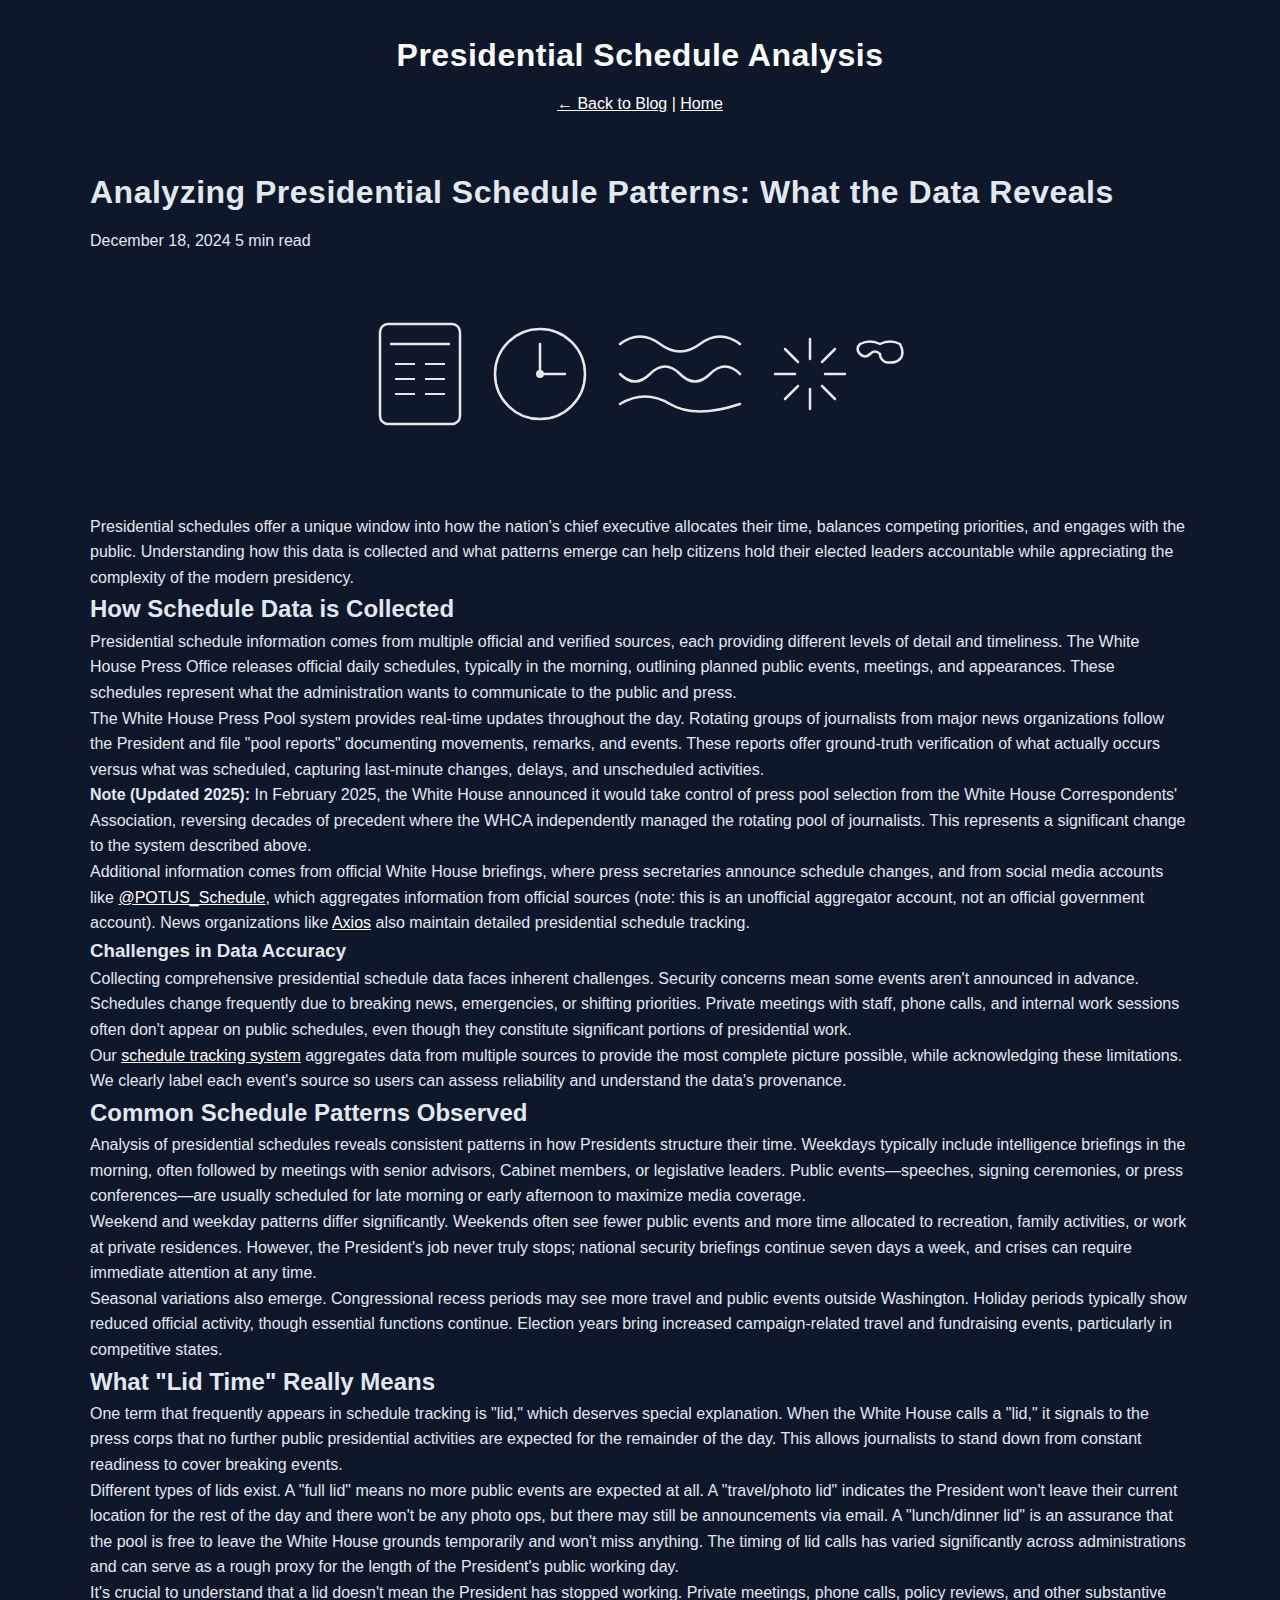
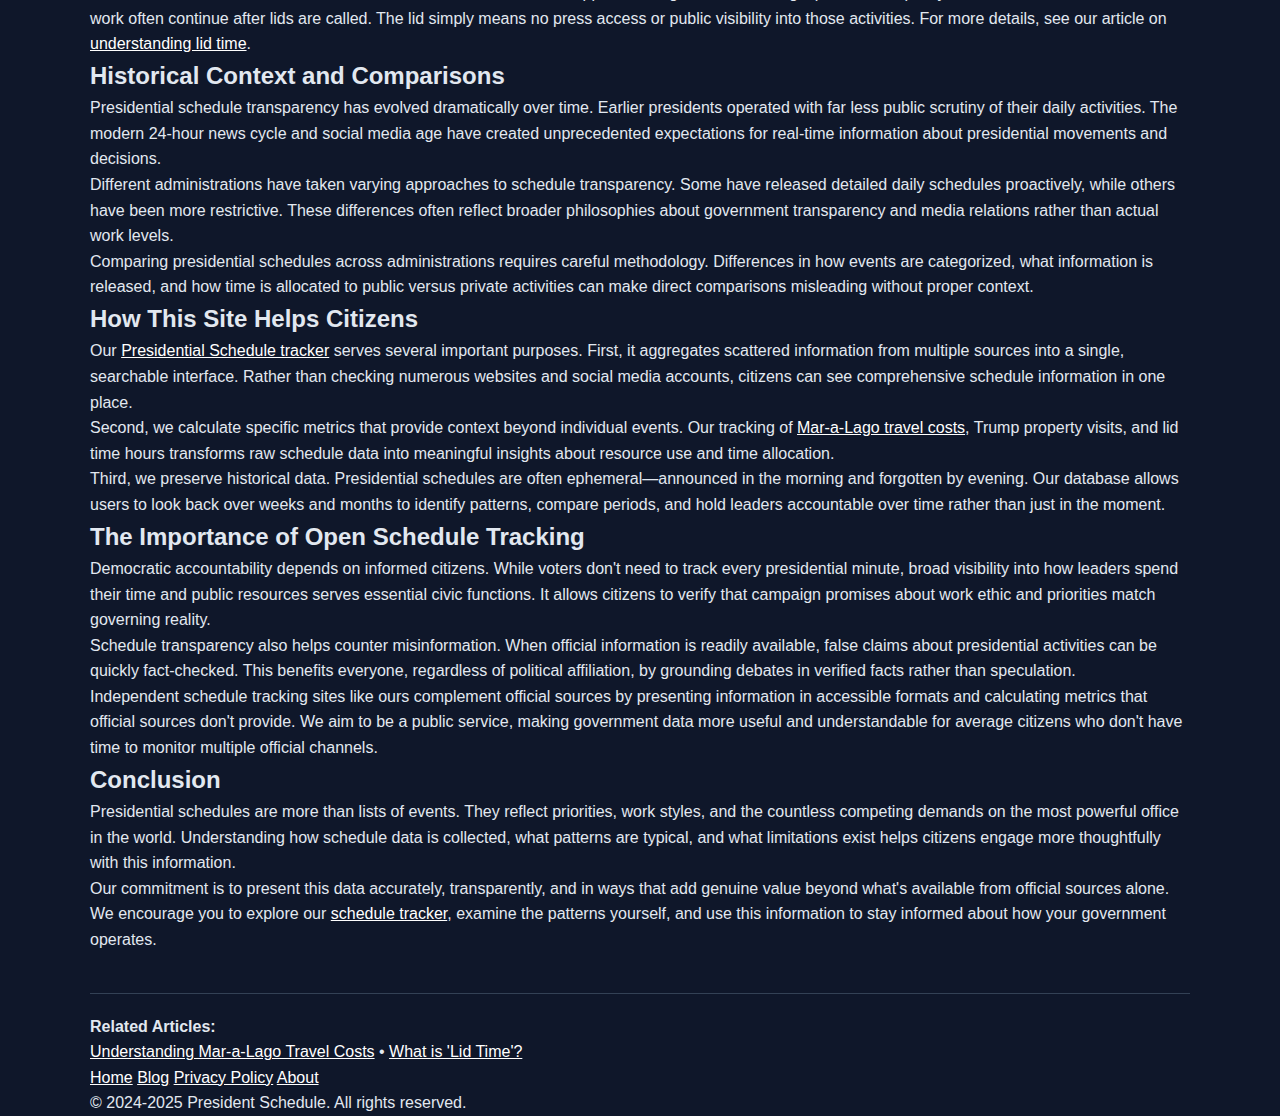
<file: blog/analyzing-presidential-schedules.html>
<!DOCTYPE html>
<html lang="en">
<head>
    <meta charset="UTF-8">
    <meta name="viewport" content="width=device-width, initial-scale=1.0">
    <meta name="description" content="Learn how presidential schedule data is collected, what common patterns emerge, and why transparent schedule tracking matters for democratic accountability.">
    <meta name="keywords" content="presidential schedule, White House transparency, presidential data, schedule patterns, government accountability">
    <title>Analyzing Presidential Schedule Patterns - President Schedule Blog</title>
    <script async src="https://pagead2.googlesyndication.com/pagead/js/adsbygoogle.js?client=ca-pub-5989760403874039"
     crossorigin="anonymous"></script>
    <style>
        /* Temporary styles to prevent flash of unstyled content */
        body {
            visibility: hidden;
            background-color: #f5f5f5;
        }
        .js-loaded body {
            visibility: visible;
        }
    </style>
    <script>
        // Check if we're running locally
        const isLocalDevelopment = window.location.hostname === 'localhost' ||
                                 window.location.hostname === '127.0.0.1' ||
                                 window.location.protocol === 'file:';

        // Fetch the latest commit hash from GitHub API (only in production)
        async function getLatestCommitHash() {
            if (isLocalDevelopment) {
                return Date.now(); // Always use timestamp for local development
            }

            try {
                const response = await fetch('https://api.github.com/repos/brainnews/president-schedule/commits/main');
                const data = await response.json();
                return data.sha;
            } catch (error) {
                console.error('Failed to fetch commit hash:', error);
                return Date.now(); // Fallback to timestamp if GitHub API fails
            }
        }

        // Add version to CSS URL to bust cache
        async function loadResources() {
            const version = await getLatestCommitHash();

            // Add dynamic CSS
            const linkElement = document.createElement('link');
            linkElement.rel = 'stylesheet';
            linkElement.href = `../styles.css?v=${version}`;
            linkElement.onload = function() {
                document.documentElement.classList.add('js-loaded');
            };
            document.head.appendChild(linkElement);

            // Log environment info for debugging
            if (isLocalDevelopment) {
                console.log('Running in development mode - using timestamp for cache busting');
            }
        }

        // Load resources when page loads
        window.addEventListener('load', loadResources);
    </script>
</head>
<body>
    <div class="container">
        <header>
            <h1>Presidential Schedule Analysis</h1>
            <p><a href="/blog/">← Back to Blog</a> | <a href="/">Home</a></p>
        </header>

        <div class="article-content">
            <div class="article-header">
                <h1>Analyzing Presidential Schedule Patterns: What the Data Reveals</h1>
                <div class="article-meta">
                    <span>December 18, 2024</span>
                    <span>5 min read</span>
                </div>
            </div>

            <img src="/images/blog/schedule-patterns.svg" alt="Abstract geometric illustration of calendars, clocks, and data patterns" style="width: 100%; max-width: 600px; height: auto; margin: 30px auto; display: block; opacity: 0.9;">

            <p>
                Presidential schedules offer a unique window into how the nation's chief executive allocates their time,
                balances competing priorities, and engages with the public. Understanding how this data is collected and
                what patterns emerge can help citizens hold their elected leaders accountable while appreciating the
                complexity of the modern presidency.
            </p>

            <h2>How Schedule Data is Collected</h2>

            <p>
                Presidential schedule information comes from multiple official and verified sources, each providing different
                levels of detail and timeliness. The White House Press Office releases official daily schedules, typically
                in the morning, outlining planned public events, meetings, and appearances. These schedules represent what
                the administration wants to communicate to the public and press.
            </p>

            <p>
                The White House Press Pool system provides real-time updates throughout the day. Rotating groups of
                journalists from major news organizations follow the President and file "pool reports" documenting movements,
                remarks, and events. These reports offer ground-truth verification of what actually occurs versus what was
                scheduled, capturing last-minute changes, delays, and unscheduled activities.
            </p>

            <p>
                <strong>Note (Updated 2025):</strong> In February 2025, the White House announced it would take control of press pool
                selection from the White House Correspondents' Association, reversing decades of precedent where the WHCA independently
                managed the rotating pool of journalists. This represents a significant change to the system described above.
            </p>

            <p>
                Additional information comes from official White House briefings, where press secretaries announce schedule
                changes, and from social media accounts like <a href="https://twitter.com/POTUS_Schedule" target="_blank" rel="noopener noreferrer">@POTUS_Schedule</a>,
                which aggregates information from official sources (note: this is an unofficial aggregator account, not an official government account). News organizations like <a href="https://www.axios.com" target="_blank" rel="noopener noreferrer">Axios</a>
                also maintain detailed presidential schedule tracking.
            </p>

            <h3>Challenges in Data Accuracy</h3>

            <p>
                Collecting comprehensive presidential schedule data faces inherent challenges. Security concerns mean some
                events aren't announced in advance. Schedules change frequently due to breaking news, emergencies, or
                shifting priorities. Private meetings with staff, phone calls, and internal work sessions often don't appear
                on public schedules, even though they constitute significant portions of presidential work.
            </p>

            <p>
                Our <a href="/">schedule tracking system</a> aggregates data from multiple sources to provide the most complete picture possible,
                while acknowledging these limitations. We clearly label each event's source so users can assess reliability
                and understand the data's provenance.
            </p>

            <h2>Common Schedule Patterns Observed</h2>

            <p>
                Analysis of presidential schedules reveals consistent patterns in how Presidents structure their time.
                Weekdays typically include intelligence briefings in the morning, often followed by meetings with senior
                advisors, Cabinet members, or legislative leaders. Public events—speeches, signing ceremonies, or press
                conferences—are usually scheduled for late morning or early afternoon to maximize media coverage.
            </p>

            <p>
                Weekend and weekday patterns differ significantly. Weekends often see fewer public events and more time
                allocated to recreation, family activities, or work at private residences. However, the President's job
                never truly stops; national security briefings continue seven days a week, and crises can require immediate
                attention at any time.
            </p>

            <p>
                Seasonal variations also emerge. Congressional recess periods may see more travel and public events outside
                Washington. Holiday periods typically show reduced official activity, though essential functions continue.
                Election years bring increased campaign-related travel and fundraising events, particularly in competitive
                states.
            </p>

            <h2>What "Lid Time" Really Means</h2>

            <p>
                One term that frequently appears in schedule tracking is "lid," which deserves special explanation. When the
                White House calls a "lid," it signals to the press corps that no further public presidential activities are
                expected for the remainder of the day. This allows journalists to stand down from constant readiness to cover
                breaking events.
            </p>

            <p>
                Different types of lids exist. A "full lid" means no more public events are expected at all. A "travel/photo lid"
                indicates the President won't leave their current location for the rest of the day and there won't be any photo ops,
                but there may still be announcements via email. A "lunch/dinner lid" is an assurance that the pool is free to leave
                the White House grounds temporarily and won't miss anything. The timing of lid calls has varied significantly across
                administrations and can serve as a rough proxy for the length of the President's public working day.
            </p>

            <p>
                It's crucial to understand that a lid doesn't mean the President has stopped working. Private meetings,
                phone calls, policy reviews, and other substantive work often continue after lids are called. The lid simply
                means no press access or public visibility into those activities. For more details, see our article on
                <a href="understanding-white-house-lid-time.html">understanding lid time</a>.
            </p>

            <h2>Historical Context and Comparisons</h2>

            <p>
                Presidential schedule transparency has evolved dramatically over time. Earlier presidents operated with far
                less public scrutiny of their daily activities. The modern 24-hour news cycle and social media age have
                created unprecedented expectations for real-time information about presidential movements and decisions.
            </p>

            <p>
                Different administrations have taken varying approaches to schedule transparency. Some have released detailed
                daily schedules proactively, while others have been more restrictive. These differences often reflect broader
                philosophies about government transparency and media relations rather than actual work levels.
            </p>

            <p>
                Comparing presidential schedules across administrations requires careful methodology. Differences in how events
                are categorized, what information is released, and how time is allocated to public versus private activities
                can make direct comparisons misleading without proper context.
            </p>

            <h2>How This Site Helps Citizens</h2>

            <p>
                Our <a href="/">Presidential Schedule tracker</a> serves several important purposes. First, it aggregates scattered information
                from multiple sources into a single, searchable interface. Rather than checking numerous websites and social
                media accounts, citizens can see comprehensive schedule information in one place.
            </p>

            <p>
                Second, we calculate specific metrics that provide context beyond individual events. Our tracking of
                <a href="mar-a-lago-travel-costs-explained.html">Mar-a-Lago travel costs</a>, Trump property visits, and lid time hours
                transforms raw schedule data into meaningful insights about resource use and time allocation.
            </p>

            <p>
                Third, we preserve historical data. Presidential schedules are often ephemeral—announced in the morning and
                forgotten by evening. Our database allows users to look back over weeks and months to identify patterns,
                compare periods, and hold leaders accountable over time rather than just in the moment.
            </p>

            <h2>The Importance of Open Schedule Tracking</h2>

            <p>
                Democratic accountability depends on informed citizens. While voters don't need to track every presidential
                minute, broad visibility into how leaders spend their time and public resources serves essential civic functions.
                It allows citizens to verify that campaign promises about work ethic and priorities match governing reality.
            </p>

            <p>
                Schedule transparency also helps counter misinformation. When official information is readily available,
                false claims about presidential activities can be quickly fact-checked. This benefits everyone, regardless
                of political affiliation, by grounding debates in verified facts rather than speculation.
            </p>

            <p>
                Independent schedule tracking sites like ours complement official sources by presenting information in
                accessible formats and calculating metrics that official sources don't provide. We aim to be a public service,
                making government data more useful and understandable for average citizens who don't have time to monitor
                multiple official channels.
            </p>

            <h2>Conclusion</h2>

            <p>
                Presidential schedules are more than lists of events. They reflect priorities, work styles, and the countless
                competing demands on the most powerful office in the world. Understanding how schedule data is collected, what
                patterns are typical, and what limitations exist helps citizens engage more thoughtfully with this information.
            </p>

            <p>
                Our commitment is to present this data accurately, transparently, and in ways that add genuine value beyond
                what's available from official sources alone. We encourage you to explore our <a href="/">schedule tracker</a>,
                examine the patterns yourself, and use this information to stay informed about how your government operates.
            </p>

            <p style="margin-top: 40px; padding-top: 20px; border-top: 1px solid #334155;">
                <strong>Related Articles:</strong><br>
                <a href="mar-a-lago-travel-costs-explained.html">Understanding Mar-a-Lago Travel Costs</a> •
                <a href="understanding-white-house-lid-time.html">What is 'Lid Time'?</a>
            </p>
        </div>

        <footer class="site-footer">
            <div class="footer-links">
                <a href="/">Home</a>
                <a href="/blog/">Blog</a>
                <a href="/privacy.html">Privacy Policy</a>
                <a href="/about.html">About</a>
            </div>
            <p>&copy; 2024-2025 President Schedule. All rights reserved.</p>
        </footer>
    </div>
</body>
</html>
</file>
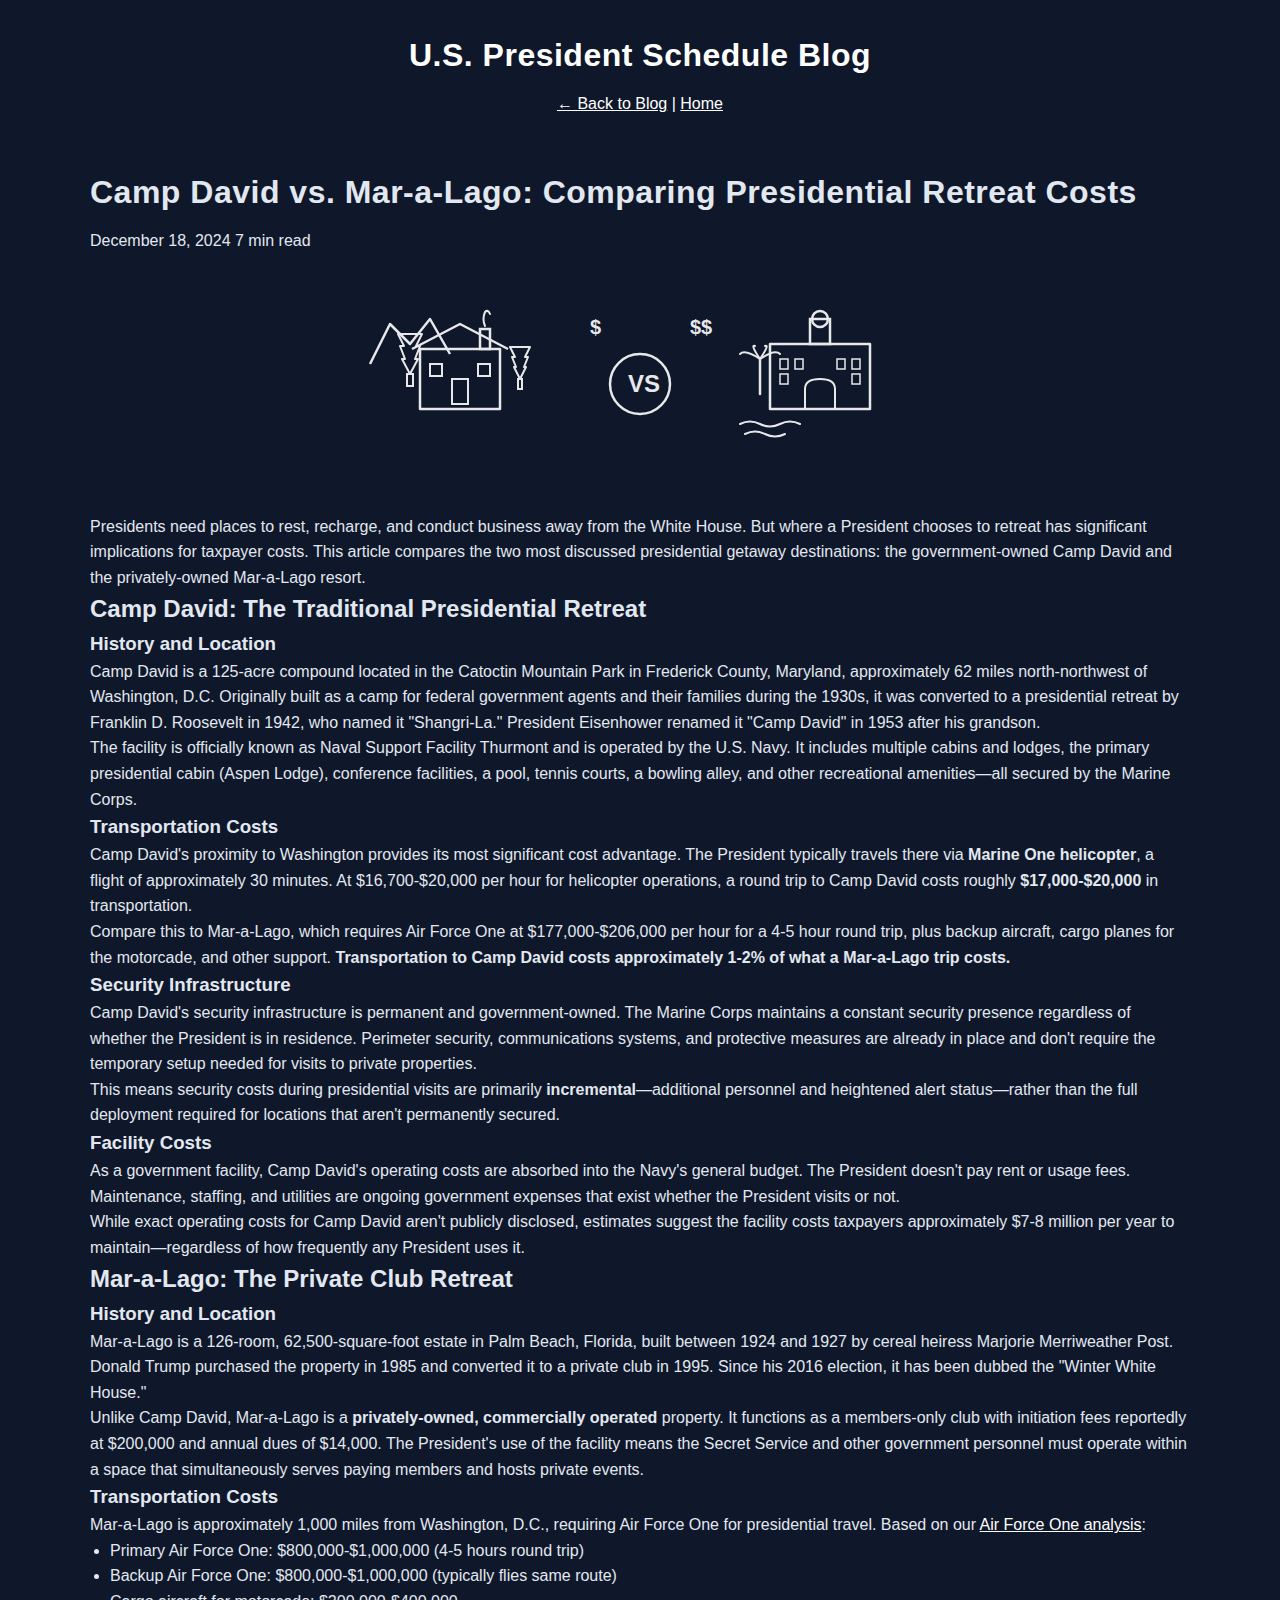
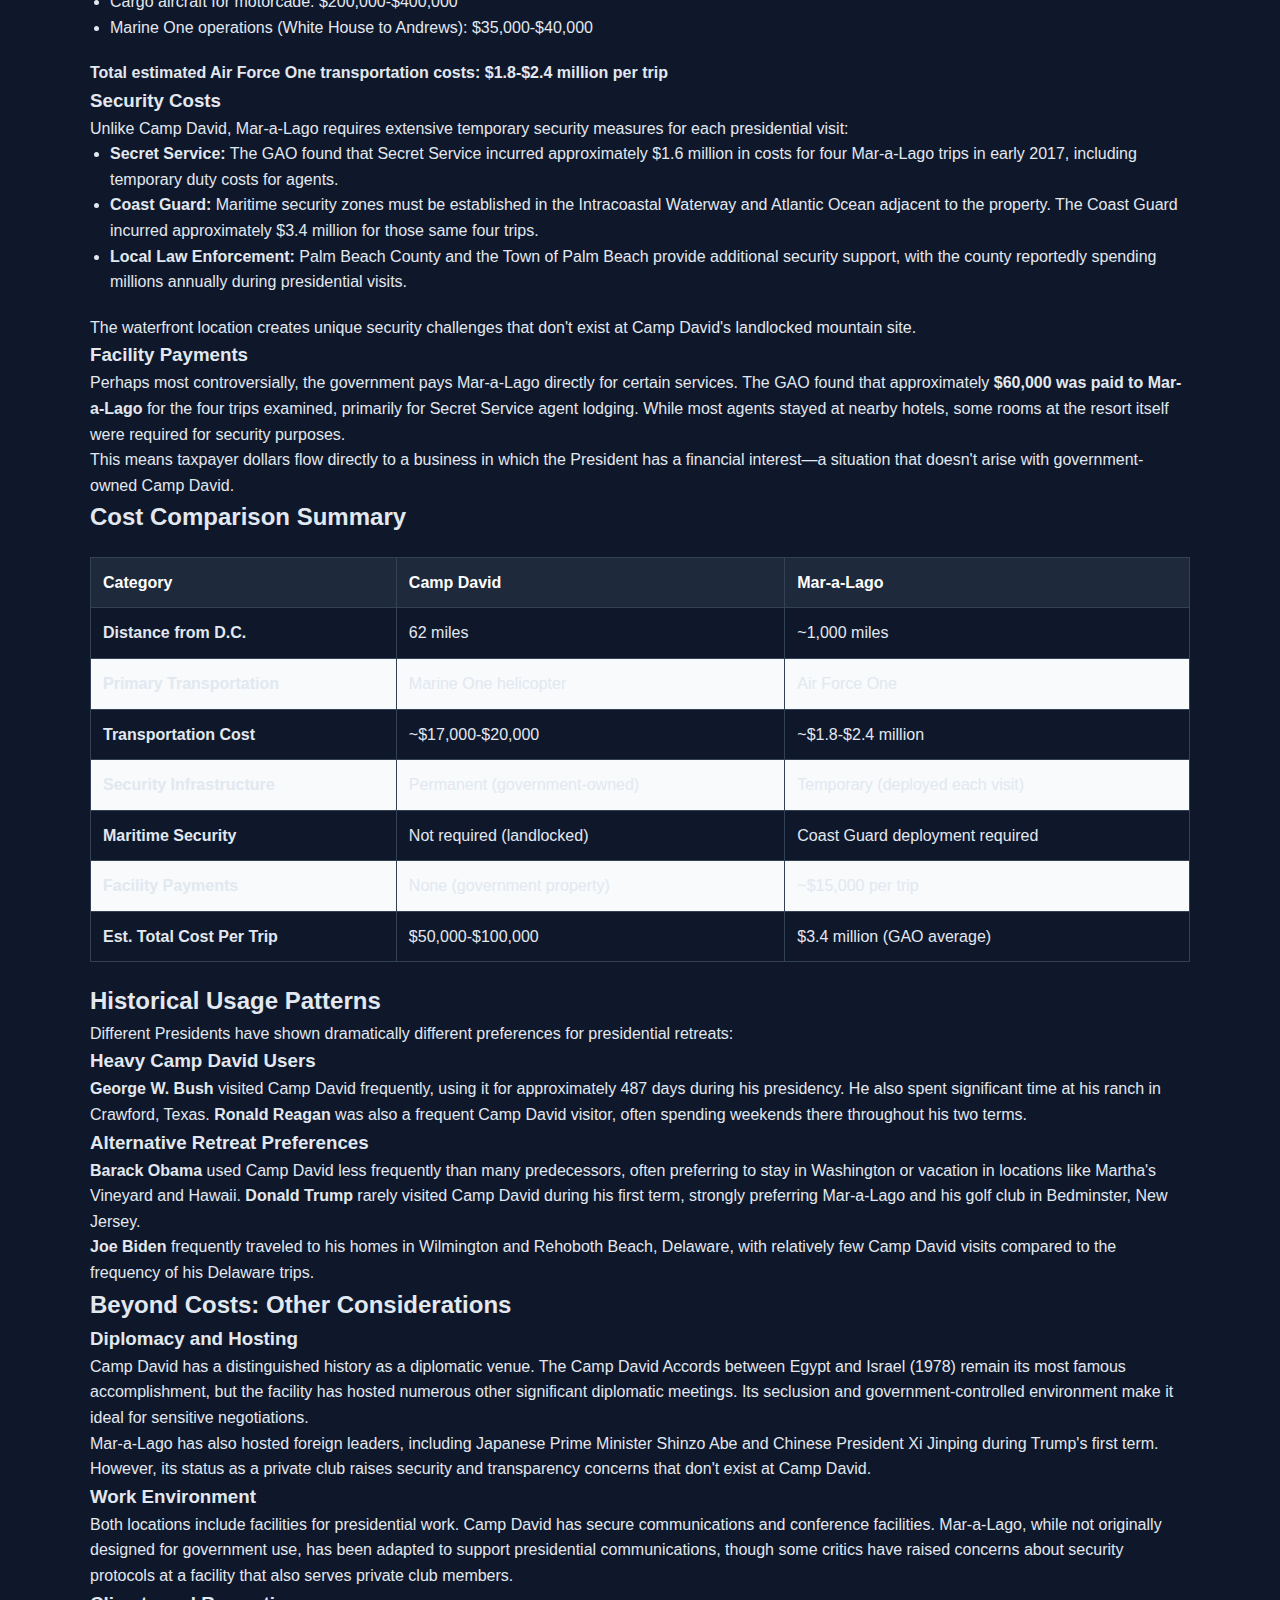
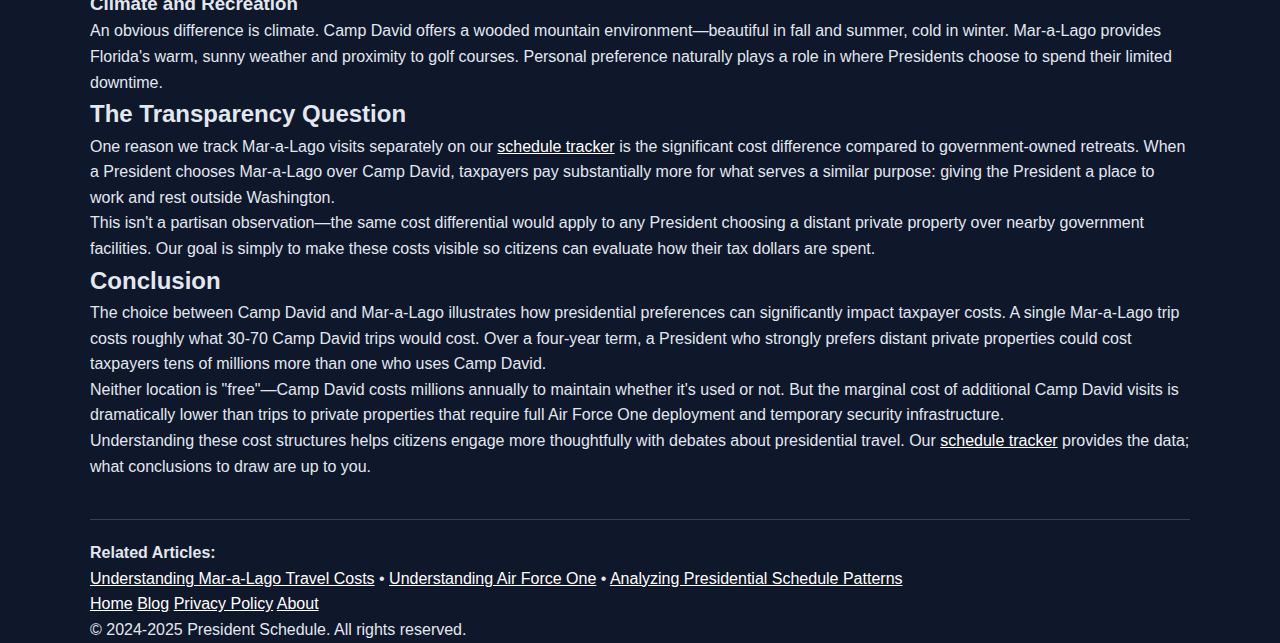
<file: blog/camp-david-vs-mar-a-lago.html>
<!DOCTYPE html>
<html lang="en">
<head>
    <meta charset="UTF-8">
    <meta name="viewport" content="width=device-width, initial-scale=1.0">
    <meta name="description" content="A detailed comparison of Camp David and Mar-a-Lago as presidential retreats, including transportation costs, security requirements, and taxpayer expenses for each destination.">
    <meta name="keywords" content="Camp David, Mar-a-Lago, presidential retreat, presidential travel costs, taxpayer expenses, White House">
    <title>Camp David vs. Mar-a-Lago: Comparing Presidential Retreat Costs - President Schedule Blog</title>
    <script async src="https://pagead2.googlesyndication.com/pagead/js/adsbygoogle.js?client=ca-pub-5989760403874039"
     crossorigin="anonymous"></script>
    <style>
        /* Temporary styles to prevent flash of unstyled content */
        body {
            visibility: hidden;
            background-color: #f5f5f5;
        }
        .js-loaded body {
            visibility: visible;
        }
    </style>
    <script>
        // Check if we're running locally
        const isLocalDevelopment = window.location.hostname === 'localhost' ||
                                 window.location.hostname === '127.0.0.1' ||
                                 window.location.protocol === 'file:';

        // Fetch the latest commit hash from GitHub API (only in production)
        async function getLatestCommitHash() {
            if (isLocalDevelopment) {
                return Date.now(); // Always use timestamp for local development
            }

            try {
                const response = await fetch('https://api.github.com/repos/brainnews/president-schedule/commits/main');
                const data = await response.json();
                return data.sha;
            } catch (error) {
                console.error('Failed to fetch commit hash:', error);
                return Date.now(); // Fallback to timestamp if GitHub API fails
            }
        }

        // Add version to CSS URL to bust cache
        async function loadResources() {
            const version = await getLatestCommitHash();

            // Add dynamic CSS
            const linkElement = document.createElement('link');
            linkElement.rel = 'stylesheet';
            linkElement.href = `../styles.css?v=${version}`;
            linkElement.onload = function() {
                document.documentElement.classList.add('js-loaded');
            };
            document.head.appendChild(linkElement);

            // Log environment info for debugging
            if (isLocalDevelopment) {
                console.log('Running in development mode - using timestamp for cache busting');
            }
        }

        // Load resources when page loads
        window.addEventListener('load', loadResources);
    </script>
</head>
<body>
    <div class="container">
        <header>
            <h1>U.S. President Schedule Blog</h1>
            <p><a href="/blog/">← Back to Blog</a> | <a href="/">Home</a></p>
        </header>

        <div class="article-content">
            <div class="article-header">
                <h1>Camp David vs. Mar-a-Lago: Comparing Presidential Retreat Costs</h1>
                <div class="article-meta">
                    <span>December 18, 2024</span>
                    <span>7 min read</span>
                </div>
            </div>

            <img src="/images/blog/camp-david-comparison.svg" alt="Abstract geometric illustration comparing mountain retreat and coastal resort" style="width: 100%; max-width: 600px; height: auto; margin: 30px auto; display: block; opacity: 0.9;">

            <p>
                Presidents need places to rest, recharge, and conduct business away from the White House. But where a President
                chooses to retreat has significant implications for taxpayer costs. This article compares the two most discussed
                presidential getaway destinations: the government-owned Camp David and the privately-owned Mar-a-Lago resort.
            </p>

            <h2>Camp David: The Traditional Presidential Retreat</h2>

            <h3>History and Location</h3>

            <p>
                Camp David is a 125-acre compound located in the Catoctin Mountain Park in Frederick County, Maryland, approximately
                62 miles north-northwest of Washington, D.C. Originally built as a camp for federal government agents and their
                families during the 1930s, it was converted to a presidential retreat by Franklin D. Roosevelt in 1942, who named
                it "Shangri-La." President Eisenhower renamed it "Camp David" in 1953 after his grandson.
            </p>

            <p>
                The facility is officially known as Naval Support Facility Thurmont and is operated by the U.S. Navy. It includes
                multiple cabins and lodges, the primary presidential cabin (Aspen Lodge), conference facilities, a pool, tennis
                courts, a bowling alley, and other recreational amenities—all secured by the Marine Corps.
            </p>

            <h3>Transportation Costs</h3>

            <p>
                Camp David's proximity to Washington provides its most significant cost advantage. The President typically travels
                there via <strong>Marine One helicopter</strong>, a flight of approximately 30 minutes. At $16,700-$20,000 per hour
                for helicopter operations, a round trip to Camp David costs roughly <strong>$17,000-$20,000</strong> in transportation.
            </p>

            <p>
                Compare this to Mar-a-Lago, which requires Air Force One at $177,000-$206,000 per hour for a 4-5 hour round trip,
                plus backup aircraft, cargo planes for the motorcade, and other support. <strong>Transportation to Camp David costs
                approximately 1-2% of what a Mar-a-Lago trip costs.</strong>
            </p>

            <h3>Security Infrastructure</h3>

            <p>
                Camp David's security infrastructure is permanent and government-owned. The Marine Corps maintains a constant security
                presence regardless of whether the President is in residence. Perimeter security, communications systems, and
                protective measures are already in place and don't require the temporary setup needed for visits to private properties.
            </p>

            <p>
                This means security costs during presidential visits are primarily <strong>incremental</strong>—additional personnel
                and heightened alert status—rather than the full deployment required for locations that aren't permanently secured.
            </p>

            <h3>Facility Costs</h3>

            <p>
                As a government facility, Camp David's operating costs are absorbed into the Navy's general budget. The President
                doesn't pay rent or usage fees. Maintenance, staffing, and utilities are ongoing government expenses that exist
                whether the President visits or not.
            </p>

            <p>
                While exact operating costs for Camp David aren't publicly disclosed, estimates suggest the facility costs taxpayers
                approximately $7-8 million per year to maintain—regardless of how frequently any President uses it.
            </p>

            <h2>Mar-a-Lago: The Private Club Retreat</h2>

            <h3>History and Location</h3>

            <p>
                Mar-a-Lago is a 126-room, 62,500-square-foot estate in Palm Beach, Florida, built between 1924 and 1927 by cereal
                heiress Marjorie Merriweather Post. Donald Trump purchased the property in 1985 and converted it to a private club
                in 1995. Since his 2016 election, it has been dubbed the "Winter White House."
            </p>

            <p>
                Unlike Camp David, Mar-a-Lago is a <strong>privately-owned, commercially operated</strong> property. It functions
                as a members-only club with initiation fees reportedly at $200,000 and annual dues of $14,000. The President's
                use of the facility means the Secret Service and other government personnel must operate within a space that
                simultaneously serves paying members and hosts private events.
            </p>

            <h3>Transportation Costs</h3>

            <p>
                Mar-a-Lago is approximately 1,000 miles from Washington, D.C., requiring Air Force One for presidential travel.
                Based on our <a href="understanding-air-force-one.html">Air Force One analysis</a>:
            </p>

            <ul style="margin-left: 20px; margin-bottom: 20px;">
                <li>Primary Air Force One: $800,000-$1,000,000 (4-5 hours round trip)</li>
                <li>Backup Air Force One: $800,000-$1,000,000 (typically flies same route)</li>
                <li>Cargo aircraft for motorcade: $200,000-$400,000</li>
                <li>Marine One operations (White House to Andrews): $35,000-$40,000</li>
            </ul>

            <p>
                <strong>Total estimated Air Force One transportation costs: $1.8-$2.4 million per trip</strong>
            </p>

            <h3>Security Costs</h3>

            <p>
                Unlike Camp David, Mar-a-Lago requires extensive temporary security measures for each presidential visit:
            </p>

            <ul style="margin-left: 20px; margin-bottom: 20px;">
                <li><strong>Secret Service:</strong> The GAO found that Secret Service incurred approximately $1.6 million in
                costs for four Mar-a-Lago trips in early 2017, including temporary duty costs for agents.</li>
                <li><strong>Coast Guard:</strong> Maritime security zones must be established in the Intracoastal Waterway and
                Atlantic Ocean adjacent to the property. The Coast Guard incurred approximately $3.4 million for those same four trips.</li>
                <li><strong>Local Law Enforcement:</strong> Palm Beach County and the Town of Palm Beach provide additional security
                support, with the county reportedly spending millions annually during presidential visits.</li>
            </ul>

            <p>
                The waterfront location creates unique security challenges that don't exist at Camp David's landlocked mountain site.
            </p>

            <h3>Facility Payments</h3>

            <p>
                Perhaps most controversially, the government pays Mar-a-Lago directly for certain services. The GAO found that
                approximately <strong>$60,000 was paid to Mar-a-Lago</strong> for the four trips examined, primarily for Secret
                Service agent lodging. While most agents stayed at nearby hotels, some rooms at the resort itself were required
                for security purposes.
            </p>

            <p>
                This means taxpayer dollars flow directly to a business in which the President has a financial interest—a situation
                that doesn't arise with government-owned Camp David.
            </p>

            <h2>Cost Comparison Summary</h2>

            <table style="width: 100%; border-collapse: collapse; margin: 20px 0;">
                <thead>
                    <tr style="background-color: #1e293b; color: white;">
                        <th style="padding: 12px; text-align: left; border: 1px solid #334155;">Category</th>
                        <th style="padding: 12px; text-align: left; border: 1px solid #334155;">Camp David</th>
                        <th style="padding: 12px; text-align: left; border: 1px solid #334155;">Mar-a-Lago</th>
                    </tr>
                </thead>
                <tbody>
                    <tr>
                        <td style="padding: 12px; border: 1px solid #334155;"><strong>Distance from D.C.</strong></td>
                        <td style="padding: 12px; border: 1px solid #334155;">62 miles</td>
                        <td style="padding: 12px; border: 1px solid #334155;">~1,000 miles</td>
                    </tr>
                    <tr style="background-color: #f8fafc;">
                        <td style="padding: 12px; border: 1px solid #334155;"><strong>Primary Transportation</strong></td>
                        <td style="padding: 12px; border: 1px solid #334155;">Marine One helicopter</td>
                        <td style="padding: 12px; border: 1px solid #334155;">Air Force One</td>
                    </tr>
                    <tr>
                        <td style="padding: 12px; border: 1px solid #334155;"><strong>Transportation Cost</strong></td>
                        <td style="padding: 12px; border: 1px solid #334155;">~$17,000-$20,000</td>
                        <td style="padding: 12px; border: 1px solid #334155;">~$1.8-$2.4 million</td>
                    </tr>
                    <tr style="background-color: #f8fafc;">
                        <td style="padding: 12px; border: 1px solid #334155;"><strong>Security Infrastructure</strong></td>
                        <td style="padding: 12px; border: 1px solid #334155;">Permanent (government-owned)</td>
                        <td style="padding: 12px; border: 1px solid #334155;">Temporary (deployed each visit)</td>
                    </tr>
                    <tr>
                        <td style="padding: 12px; border: 1px solid #334155;"><strong>Maritime Security</strong></td>
                        <td style="padding: 12px; border: 1px solid #334155;">Not required (landlocked)</td>
                        <td style="padding: 12px; border: 1px solid #334155;">Coast Guard deployment required</td>
                    </tr>
                    <tr style="background-color: #f8fafc;">
                        <td style="padding: 12px; border: 1px solid #334155;"><strong>Facility Payments</strong></td>
                        <td style="padding: 12px; border: 1px solid #334155;">None (government property)</td>
                        <td style="padding: 12px; border: 1px solid #334155;">~$15,000 per trip</td>
                    </tr>
                    <tr>
                        <td style="padding: 12px; border: 1px solid #334155;"><strong>Est. Total Cost Per Trip</strong></td>
                        <td style="padding: 12px; border: 1px solid #334155;">$50,000-$100,000</td>
                        <td style="padding: 12px; border: 1px solid #334155;">$3.4 million (GAO average)</td>
                    </tr>
                </tbody>
            </table>

            <h2>Historical Usage Patterns</h2>

            <p>
                Different Presidents have shown dramatically different preferences for presidential retreats:
            </p>

            <h3>Heavy Camp David Users</h3>

            <p>
                <strong>George W. Bush</strong> visited Camp David frequently, using it for approximately 487 days during his
                presidency. He also spent significant time at his ranch in Crawford, Texas. <strong>Ronald Reagan</strong> was
                also a frequent Camp David visitor, often spending weekends there throughout his two terms.
            </p>

            <h3>Alternative Retreat Preferences</h3>

            <p>
                <strong>Barack Obama</strong> used Camp David less frequently than many predecessors, often preferring to stay
                in Washington or vacation in locations like Martha's Vineyard and Hawaii. <strong>Donald Trump</strong> rarely
                visited Camp David during his first term, strongly preferring Mar-a-Lago and his golf club in Bedminster, New Jersey.
            </p>

            <p>
                <strong>Joe Biden</strong> frequently traveled to his homes in Wilmington and Rehoboth Beach, Delaware, with
                relatively few Camp David visits compared to the frequency of his Delaware trips.
            </p>

            <h2>Beyond Costs: Other Considerations</h2>

            <h3>Diplomacy and Hosting</h3>

            <p>
                Camp David has a distinguished history as a diplomatic venue. The Camp David Accords between Egypt and Israel
                (1978) remain its most famous accomplishment, but the facility has hosted numerous other significant diplomatic
                meetings. Its seclusion and government-controlled environment make it ideal for sensitive negotiations.
            </p>

            <p>
                Mar-a-Lago has also hosted foreign leaders, including Japanese Prime Minister Shinzo Abe and Chinese President
                Xi Jinping during Trump's first term. However, its status as a private club raises security and transparency
                concerns that don't exist at Camp David.
            </p>

            <h3>Work Environment</h3>

            <p>
                Both locations include facilities for presidential work. Camp David has secure communications and conference
                facilities. Mar-a-Lago, while not originally designed for government use, has been adapted to support presidential
                communications, though some critics have raised concerns about security protocols at a facility that also serves
                private club members.
            </p>

            <h3>Climate and Recreation</h3>

            <p>
                An obvious difference is climate. Camp David offers a wooded mountain environment—beautiful in fall and summer,
                cold in winter. Mar-a-Lago provides Florida's warm, sunny weather and proximity to golf courses. Personal preference
                naturally plays a role in where Presidents choose to spend their limited downtime.
            </p>

            <h2>The Transparency Question</h2>

            <p>
                One reason we track Mar-a-Lago visits separately on our <a href="/">schedule tracker</a> is the significant cost
                difference compared to government-owned retreats. When a President chooses Mar-a-Lago over Camp David, taxpayers
                pay substantially more for what serves a similar purpose: giving the President a place to work and rest outside
                Washington.
            </p>

            <p>
                This isn't a partisan observation—the same cost differential would apply to any President choosing a distant
                private property over nearby government facilities. Our goal is simply to make these costs visible so citizens
                can evaluate how their tax dollars are spent.
            </p>

            <h2>Conclusion</h2>

            <p>
                The choice between Camp David and Mar-a-Lago illustrates how presidential preferences can significantly impact
                taxpayer costs. A single Mar-a-Lago trip costs roughly what 30-70 Camp David trips would cost. Over a four-year
                term, a President who strongly prefers distant private properties could cost taxpayers tens of millions more than
                one who uses Camp David.
            </p>

            <p>
                Neither location is "free"—Camp David costs millions annually to maintain whether it's used or not. But the
                marginal cost of additional Camp David visits is dramatically lower than trips to private properties that require
                full Air Force One deployment and temporary security infrastructure.
            </p>

            <p>
                Understanding these cost structures helps citizens engage more thoughtfully with debates about presidential travel.
                Our <a href="/">schedule tracker</a> provides the data; what conclusions to draw are up to you.
            </p>

            <p style="margin-top: 40px; padding-top: 20px; border-top: 1px solid #334155;">
                <strong>Related Articles:</strong><br>
                <a href="mar-a-lago-travel-costs-explained.html">Understanding Mar-a-Lago Travel Costs</a> •
                <a href="understanding-air-force-one.html">Understanding Air Force One</a> •
                <a href="analyzing-presidential-schedules.html">Analyzing Presidential Schedule Patterns</a>
            </p>
        </div>

        <footer class="site-footer">
            <div class="footer-links">
                <a href="/">Home</a>
                <a href="/blog/">Blog</a>
                <a href="/privacy.html">Privacy Policy</a>
                <a href="/about.html">About</a>
            </div>
            <p>&copy; 2024-2025 President Schedule. All rights reserved.</p>
        </footer>
    </div>
</body>
</html>
</file>
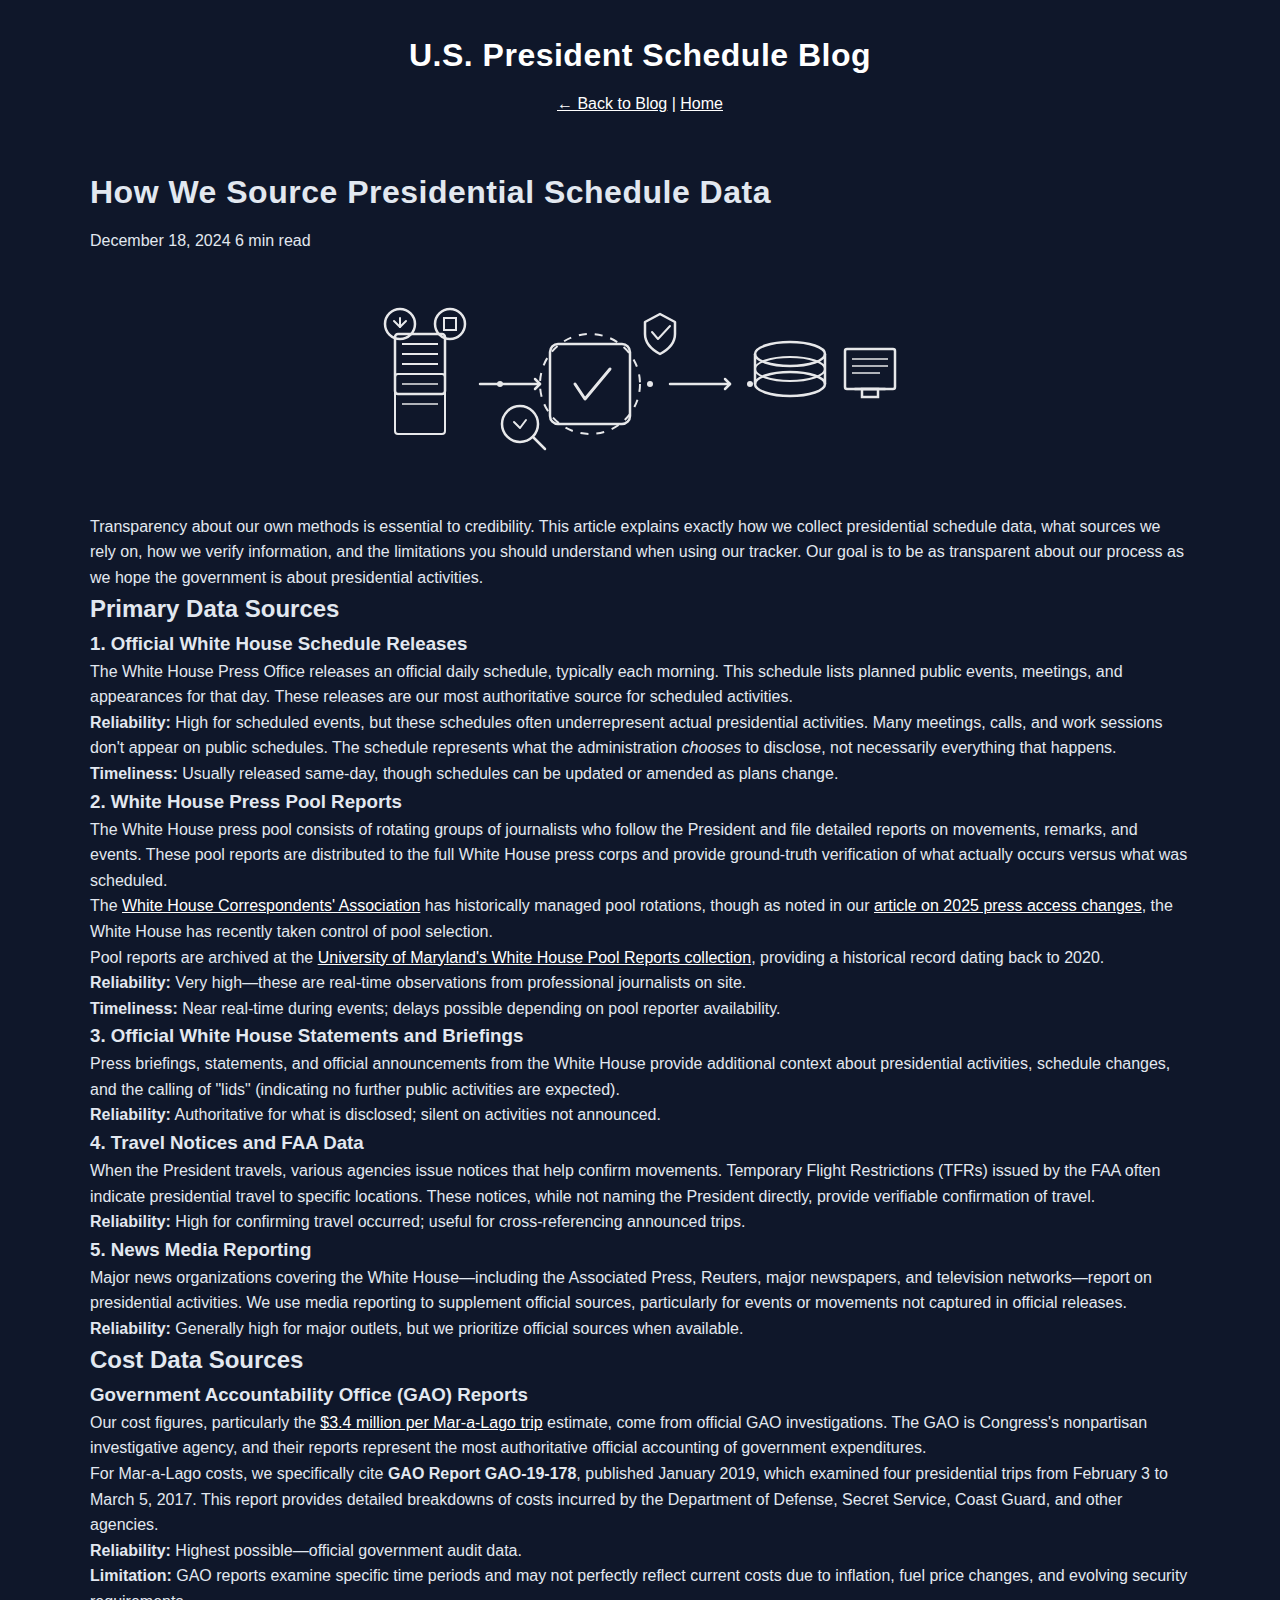
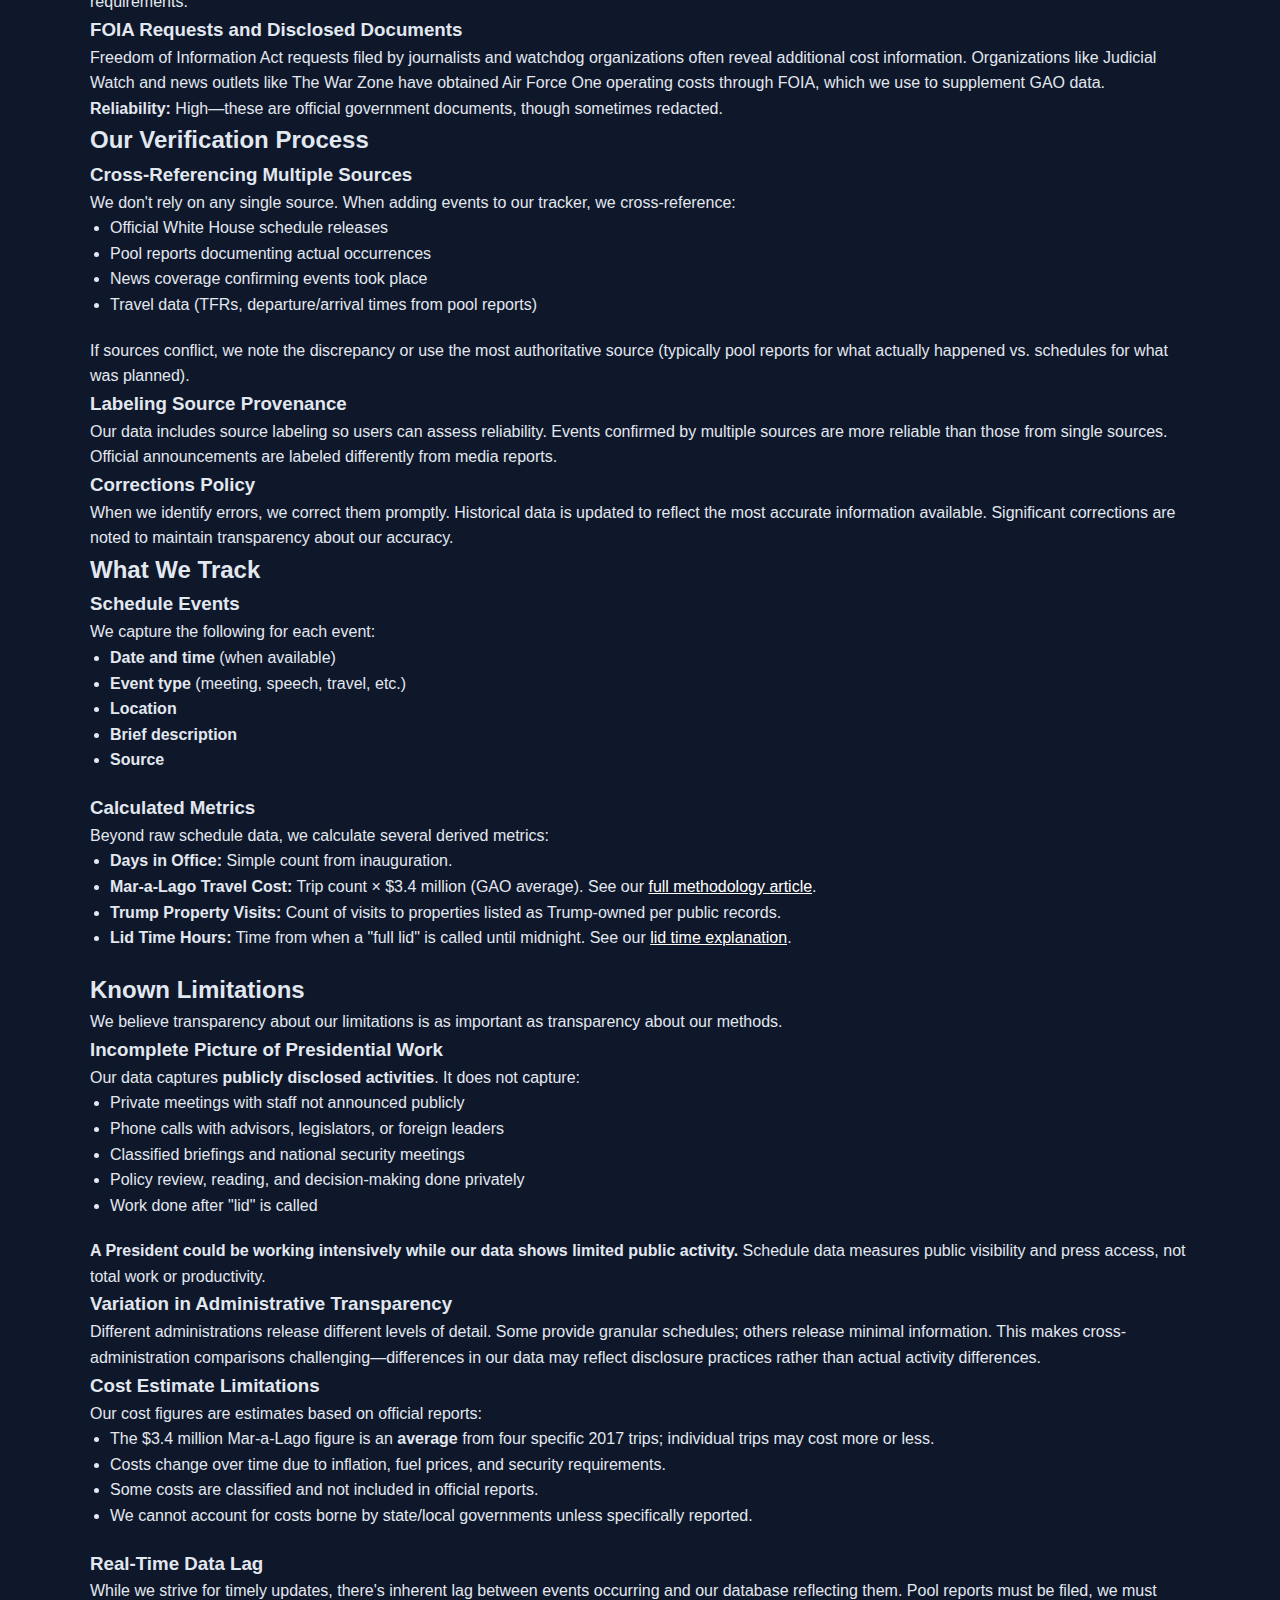
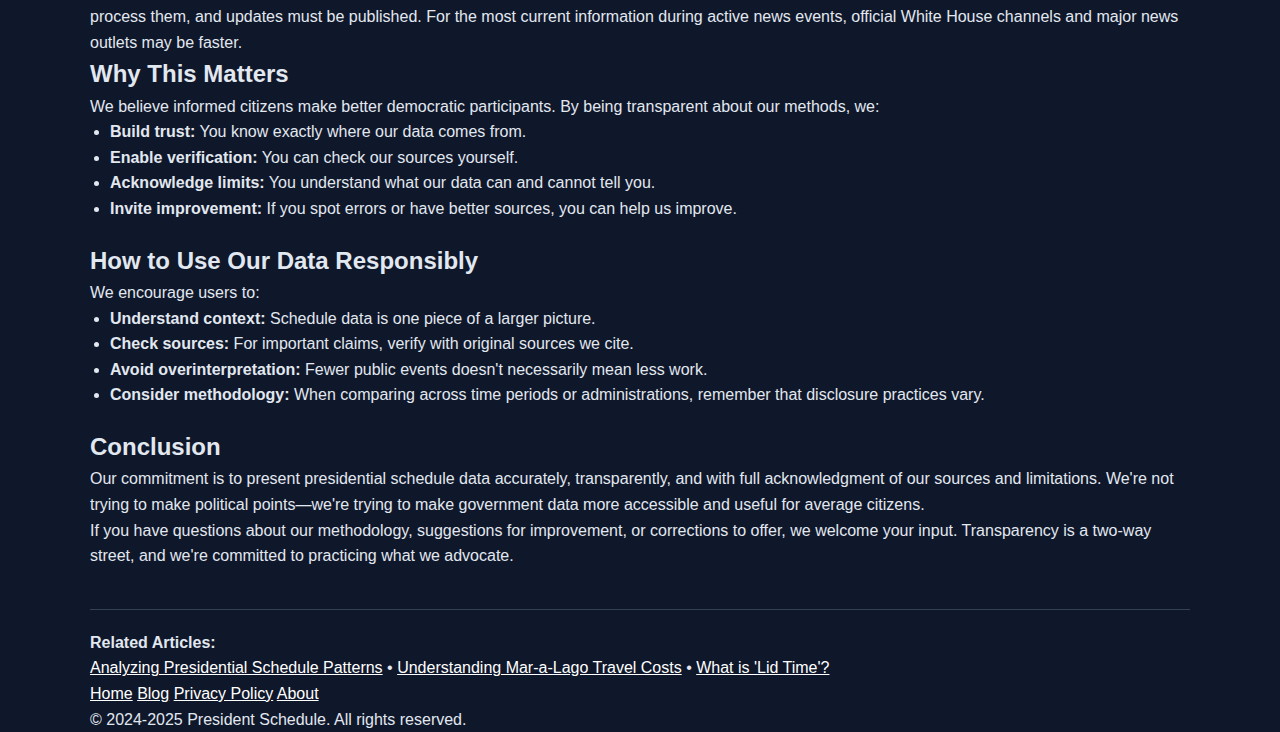
<file: blog/how-we-source-data.html>
<!DOCTYPE html>
<html lang="en">
<head>
    <meta charset="UTF-8">
    <meta name="viewport" content="width=device-width, initial-scale=1.0">
    <meta name="description" content="A transparent look at how President Schedule collects, verifies, and presents presidential schedule data, including our sources, methodology, and limitations.">
    <meta name="keywords" content="presidential schedule data, White House transparency, data methodology, government accountability, schedule sources">
    <title>How We Source Presidential Schedule Data - President Schedule Blog</title>
    <script async src="https://pagead2.googlesyndication.com/pagead/js/adsbygoogle.js?client=ca-pub-5989760403874039"
     crossorigin="anonymous"></script>
    <style>
        /* Temporary styles to prevent flash of unstyled content */
        body {
            visibility: hidden;
            background-color: #f5f5f5;
        }
        .js-loaded body {
            visibility: visible;
        }
    </style>
    <script>
        // Check if we're running locally
        const isLocalDevelopment = window.location.hostname === 'localhost' ||
                                 window.location.hostname === '127.0.0.1' ||
                                 window.location.protocol === 'file:';

        // Fetch the latest commit hash from GitHub API (only in production)
        async function getLatestCommitHash() {
            if (isLocalDevelopment) {
                return Date.now(); // Always use timestamp for local development
            }

            try {
                const response = await fetch('https://api.github.com/repos/brainnews/president-schedule/commits/main');
                const data = await response.json();
                return data.sha;
            } catch (error) {
                console.error('Failed to fetch commit hash:', error);
                return Date.now(); // Fallback to timestamp if GitHub API fails
            }
        }

        // Add version to CSS URL to bust cache
        async function loadResources() {
            const version = await getLatestCommitHash();

            // Add dynamic CSS
            const linkElement = document.createElement('link');
            linkElement.rel = 'stylesheet';
            linkElement.href = `../styles.css?v=${version}`;
            linkElement.onload = function() {
                document.documentElement.classList.add('js-loaded');
            };
            document.head.appendChild(linkElement);

            // Log environment info for debugging
            if (isLocalDevelopment) {
                console.log('Running in development mode - using timestamp for cache busting');
            }
        }

        // Load resources when page loads
        window.addEventListener('load', loadResources);
    </script>
</head>
<body>
    <div class="container">
        <header>
            <h1>U.S. President Schedule Blog</h1>
            <p><a href="/blog/">← Back to Blog</a> | <a href="/">Home</a></p>
        </header>

        <div class="article-content">
            <div class="article-header">
                <h1>How We Source Presidential Schedule Data</h1>
                <div class="article-meta">
                    <span>December 18, 2024</span>
                    <span>6 min read</span>
                </div>
            </div>

            <img src="/images/blog/data-sources.svg" alt="Abstract geometric illustration of data collection and verification processes" style="width: 100%; max-width: 600px; height: auto; margin: 30px auto; display: block; opacity: 0.9;">

            <p>
                Transparency about our own methods is essential to credibility. This article explains exactly how we collect
                presidential schedule data, what sources we rely on, how we verify information, and the limitations you should
                understand when using our tracker. Our goal is to be as transparent about our process as we hope the government
                is about presidential activities.
            </p>

            <h2>Primary Data Sources</h2>

            <h3>1. Official White House Schedule Releases</h3>

            <p>
                The White House Press Office releases an official daily schedule, typically each morning. This schedule lists
                planned public events, meetings, and appearances for that day. These releases are our most authoritative source
                for scheduled activities.
            </p>

            <p>
                <strong>Reliability:</strong> High for scheduled events, but these schedules often underrepresent actual presidential
                activities. Many meetings, calls, and work sessions don't appear on public schedules. The schedule represents what
                the administration <em>chooses</em> to disclose, not necessarily everything that happens.
            </p>

            <p>
                <strong>Timeliness:</strong> Usually released same-day, though schedules can be updated or amended as plans change.
            </p>

            <h3>2. White House Press Pool Reports</h3>

            <p>
                The White House press pool consists of rotating groups of journalists who follow the President and file detailed
                reports on movements, remarks, and events. These pool reports are distributed to the full White House press corps
                and provide ground-truth verification of what actually occurs versus what was scheduled.
            </p>

            <p>
                The <a href="https://whca.press/" target="_blank" rel="noopener noreferrer">White House Correspondents' Association</a>
                has historically managed pool rotations, though as noted in our
                <a href="press-access-2025.html">article on 2025 press access changes</a>, the White House has recently taken
                control of pool selection.
            </p>

            <p>
                Pool reports are archived at the <a href="https://whpool.lib.umd.edu/" target="_blank" rel="noopener noreferrer">University of Maryland's White House Pool Reports collection</a>,
                providing a historical record dating back to 2020.
            </p>

            <p>
                <strong>Reliability:</strong> Very high—these are real-time observations from professional journalists on site.
            </p>

            <p>
                <strong>Timeliness:</strong> Near real-time during events; delays possible depending on pool reporter availability.
            </p>

            <h3>3. Official White House Statements and Briefings</h3>

            <p>
                Press briefings, statements, and official announcements from the White House provide additional context about
                presidential activities, schedule changes, and the calling of "lids" (indicating no further public activities
                are expected).
            </p>

            <p>
                <strong>Reliability:</strong> Authoritative for what is disclosed; silent on activities not announced.
            </p>

            <h3>4. Travel Notices and FAA Data</h3>

            <p>
                When the President travels, various agencies issue notices that help confirm movements. Temporary Flight Restrictions
                (TFRs) issued by the FAA often indicate presidential travel to specific locations. These notices, while not naming
                the President directly, provide verifiable confirmation of travel.
            </p>

            <p>
                <strong>Reliability:</strong> High for confirming travel occurred; useful for cross-referencing announced trips.
            </p>

            <h3>5. News Media Reporting</h3>

            <p>
                Major news organizations covering the White House—including the Associated Press, Reuters, major newspapers, and
                television networks—report on presidential activities. We use media reporting to supplement official sources,
                particularly for events or movements not captured in official releases.
            </p>

            <p>
                <strong>Reliability:</strong> Generally high for major outlets, but we prioritize official sources when available.
            </p>

            <h2>Cost Data Sources</h2>

            <h3>Government Accountability Office (GAO) Reports</h3>

            <p>
                Our cost figures, particularly the <a href="mar-a-lago-travel-costs-explained.html">$3.4 million per Mar-a-Lago trip</a>
                estimate, come from official GAO investigations. The GAO is Congress's nonpartisan investigative agency, and their
                reports represent the most authoritative official accounting of government expenditures.
            </p>

            <p>
                For Mar-a-Lago costs, we specifically cite <strong>GAO Report GAO-19-178</strong>, published January 2019, which
                examined four presidential trips from February 3 to March 5, 2017. This report provides detailed breakdowns of
                costs incurred by the Department of Defense, Secret Service, Coast Guard, and other agencies.
            </p>

            <p>
                <strong>Reliability:</strong> Highest possible—official government audit data.
            </p>

            <p>
                <strong>Limitation:</strong> GAO reports examine specific time periods and may not perfectly reflect current costs
                due to inflation, fuel price changes, and evolving security requirements.
            </p>

            <h3>FOIA Requests and Disclosed Documents</h3>

            <p>
                Freedom of Information Act requests filed by journalists and watchdog organizations often reveal additional cost
                information. Organizations like Judicial Watch and news outlets like The War Zone have obtained Air Force One
                operating costs through FOIA, which we use to supplement GAO data.
            </p>

            <p>
                <strong>Reliability:</strong> High—these are official government documents, though sometimes redacted.
            </p>

            <h2>Our Verification Process</h2>

            <h3>Cross-Referencing Multiple Sources</h3>

            <p>
                We don't rely on any single source. When adding events to our tracker, we cross-reference:
            </p>

            <ul style="margin-left: 20px; margin-bottom: 20px;">
                <li>Official White House schedule releases</li>
                <li>Pool reports documenting actual occurrences</li>
                <li>News coverage confirming events took place</li>
                <li>Travel data (TFRs, departure/arrival times from pool reports)</li>
            </ul>

            <p>
                If sources conflict, we note the discrepancy or use the most authoritative source (typically pool reports for
                what actually happened vs. schedules for what was planned).
            </p>

            <h3>Labeling Source Provenance</h3>

            <p>
                Our data includes source labeling so users can assess reliability. Events confirmed by multiple sources are more
                reliable than those from single sources. Official announcements are labeled differently from media reports.
            </p>

            <h3>Corrections Policy</h3>

            <p>
                When we identify errors, we correct them promptly. Historical data is updated to reflect the most accurate
                information available. Significant corrections are noted to maintain transparency about our accuracy.
            </p>

            <h2>What We Track</h2>

            <h3>Schedule Events</h3>

            <p>
                We capture the following for each event:
            </p>

            <ul style="margin-left: 20px; margin-bottom: 20px;">
                <li><strong>Date and time</strong> (when available)</li>
                <li><strong>Event type</strong> (meeting, speech, travel, etc.)</li>
                <li><strong>Location</strong></li>
                <li><strong>Brief description</strong></li>
                <li><strong>Source</strong></li>
            </ul>

            <h3>Calculated Metrics</h3>

            <p>
                Beyond raw schedule data, we calculate several derived metrics:
            </p>

            <ul style="margin-left: 20px; margin-bottom: 20px;">
                <li><strong>Days in Office:</strong> Simple count from inauguration.</li>
                <li><strong>Mar-a-Lago Travel Cost:</strong> Trip count × $3.4 million (GAO average). See our
                    <a href="mar-a-lago-travel-costs-explained.html">full methodology article</a>.</li>
                <li><strong>Trump Property Visits:</strong> Count of visits to properties listed as Trump-owned per public records.</li>
                <li><strong>Lid Time Hours:</strong> Time from when a "full lid" is called until midnight. See our
                    <a href="understanding-white-house-lid-time.html">lid time explanation</a>.</li>
            </ul>

            <h2>Known Limitations</h2>

            <p>
                We believe transparency about our limitations is as important as transparency about our methods.
            </p>

            <h3>Incomplete Picture of Presidential Work</h3>

            <p>
                Our data captures <strong>publicly disclosed activities</strong>. It does not capture:
            </p>

            <ul style="margin-left: 20px; margin-bottom: 20px;">
                <li>Private meetings with staff not announced publicly</li>
                <li>Phone calls with advisors, legislators, or foreign leaders</li>
                <li>Classified briefings and national security meetings</li>
                <li>Policy review, reading, and decision-making done privately</li>
                <li>Work done after "lid" is called</li>
            </ul>

            <p>
                <strong>A President could be working intensively while our data shows limited public activity.</strong> Schedule
                data measures public visibility and press access, not total work or productivity.
            </p>

            <h3>Variation in Administrative Transparency</h3>

            <p>
                Different administrations release different levels of detail. Some provide granular schedules; others release
                minimal information. This makes cross-administration comparisons challenging—differences in our data may reflect
                disclosure practices rather than actual activity differences.
            </p>

            <h3>Cost Estimate Limitations</h3>

            <p>
                Our cost figures are estimates based on official reports:
            </p>

            <ul style="margin-left: 20px; margin-bottom: 20px;">
                <li>The $3.4 million Mar-a-Lago figure is an <strong>average</strong> from four specific 2017 trips; individual
                trips may cost more or less.</li>
                <li>Costs change over time due to inflation, fuel prices, and security requirements.</li>
                <li>Some costs are classified and not included in official reports.</li>
                <li>We cannot account for costs borne by state/local governments unless specifically reported.</li>
            </ul>

            <h3>Real-Time Data Lag</h3>

            <p>
                While we strive for timely updates, there's inherent lag between events occurring and our database reflecting them.
                Pool reports must be filed, we must process them, and updates must be published. For the most current information
                during active news events, official White House channels and major news outlets may be faster.
            </p>

            <h2>Why This Matters</h2>

            <p>
                We believe informed citizens make better democratic participants. By being transparent about our methods, we:
            </p>

            <ul style="margin-left: 20px; margin-bottom: 20px;">
                <li><strong>Build trust:</strong> You know exactly where our data comes from.</li>
                <li><strong>Enable verification:</strong> You can check our sources yourself.</li>
                <li><strong>Acknowledge limits:</strong> You understand what our data can and cannot tell you.</li>
                <li><strong>Invite improvement:</strong> If you spot errors or have better sources, you can help us improve.</li>
            </ul>

            <h2>How to Use Our Data Responsibly</h2>

            <p>
                We encourage users to:
            </p>

            <ul style="margin-left: 20px; margin-bottom: 20px;">
                <li><strong>Understand context:</strong> Schedule data is one piece of a larger picture.</li>
                <li><strong>Check sources:</strong> For important claims, verify with original sources we cite.</li>
                <li><strong>Avoid overinterpretation:</strong> Fewer public events doesn't necessarily mean less work.</li>
                <li><strong>Consider methodology:</strong> When comparing across time periods or administrations, remember
                    that disclosure practices vary.</li>
            </ul>

            <h2>Conclusion</h2>

            <p>
                Our commitment is to present presidential schedule data accurately, transparently, and with full acknowledgment
                of our sources and limitations. We're not trying to make political points—we're trying to make government data
                more accessible and useful for average citizens.
            </p>

            <p>
                If you have questions about our methodology, suggestions for improvement, or corrections to offer, we welcome
                your input. Transparency is a two-way street, and we're committed to practicing what we advocate.
            </p>

            <p style="margin-top: 40px; padding-top: 20px; border-top: 1px solid #334155;">
                <strong>Related Articles:</strong><br>
                <a href="analyzing-presidential-schedules.html">Analyzing Presidential Schedule Patterns</a> •
                <a href="mar-a-lago-travel-costs-explained.html">Understanding Mar-a-Lago Travel Costs</a> •
                <a href="understanding-white-house-lid-time.html">What is 'Lid Time'?</a>
            </p>
        </div>

        <footer class="site-footer">
            <div class="footer-links">
                <a href="/">Home</a>
                <a href="/blog/">Blog</a>
                <a href="/privacy.html">Privacy Policy</a>
                <a href="/about.html">About</a>
            </div>
            <p>&copy; 2024-2025 President Schedule. All rights reserved.</p>
        </footer>
    </div>
</body>
</html>
</file>
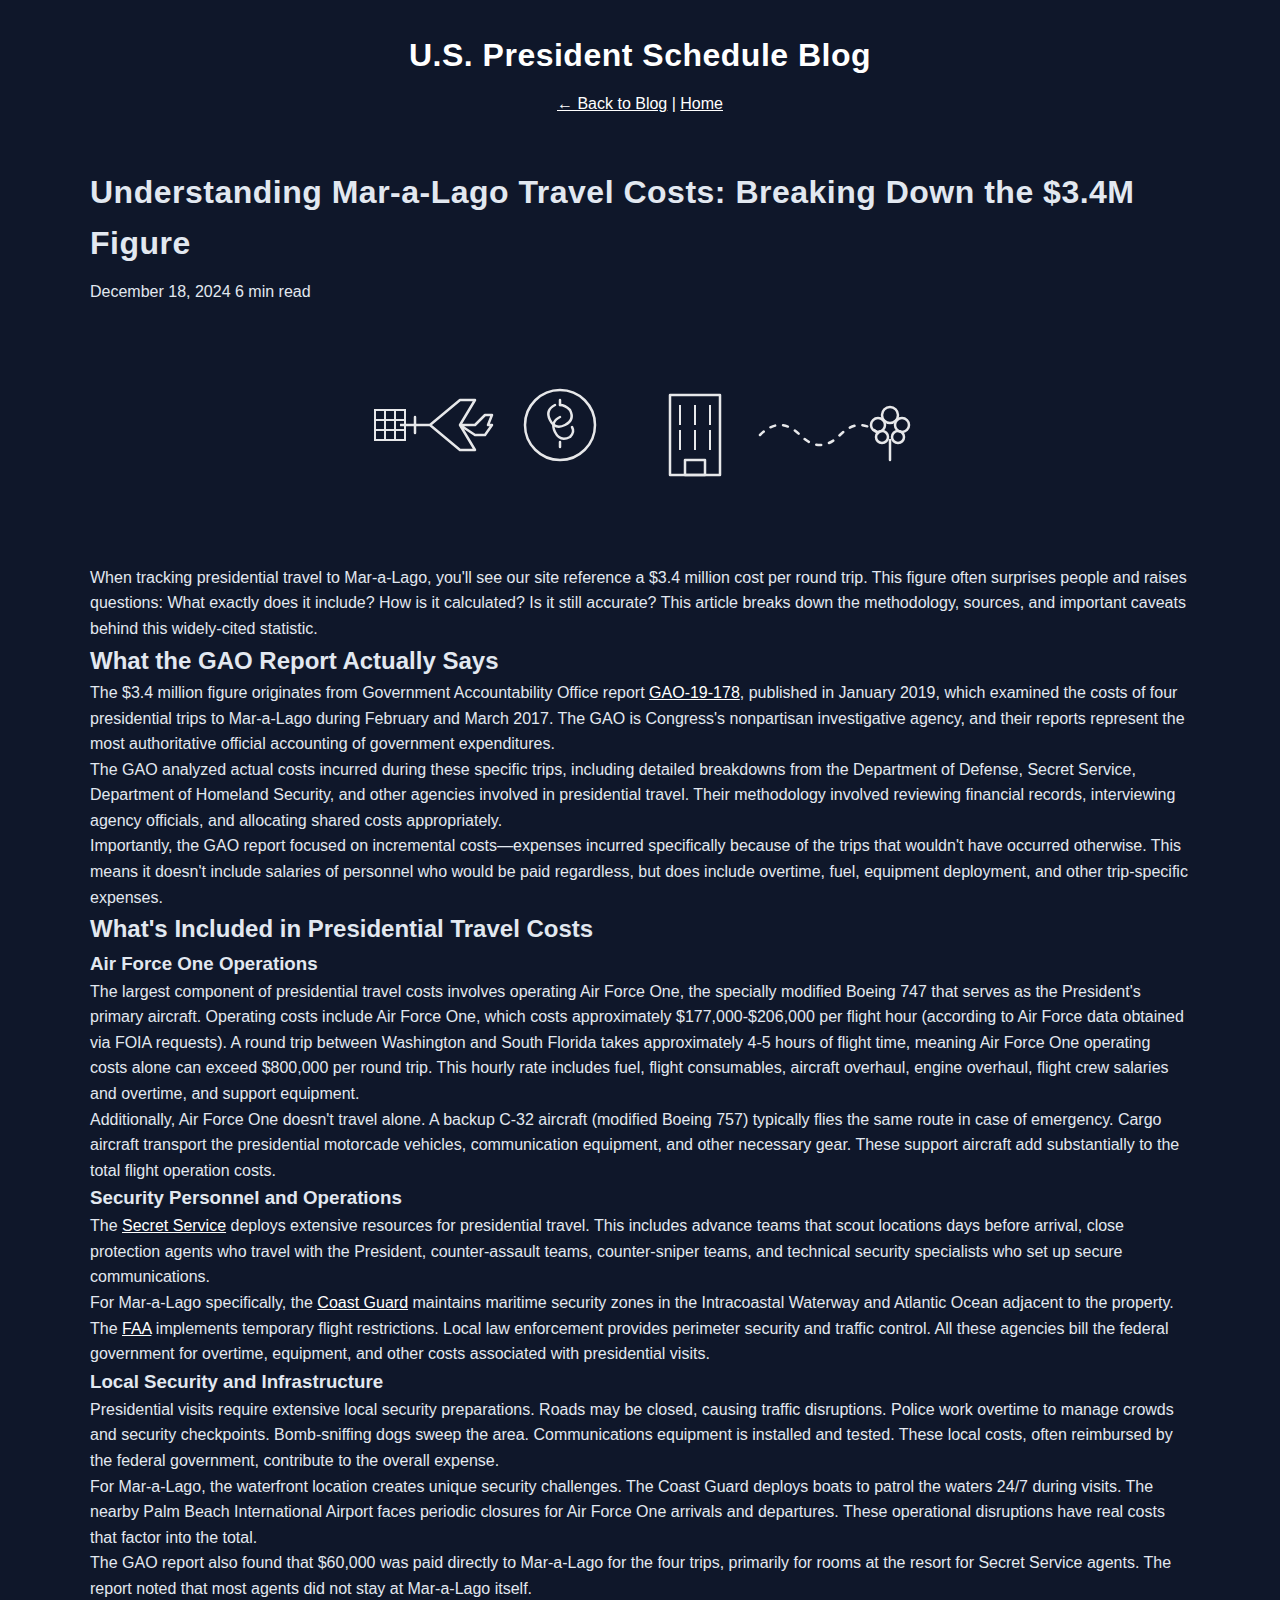
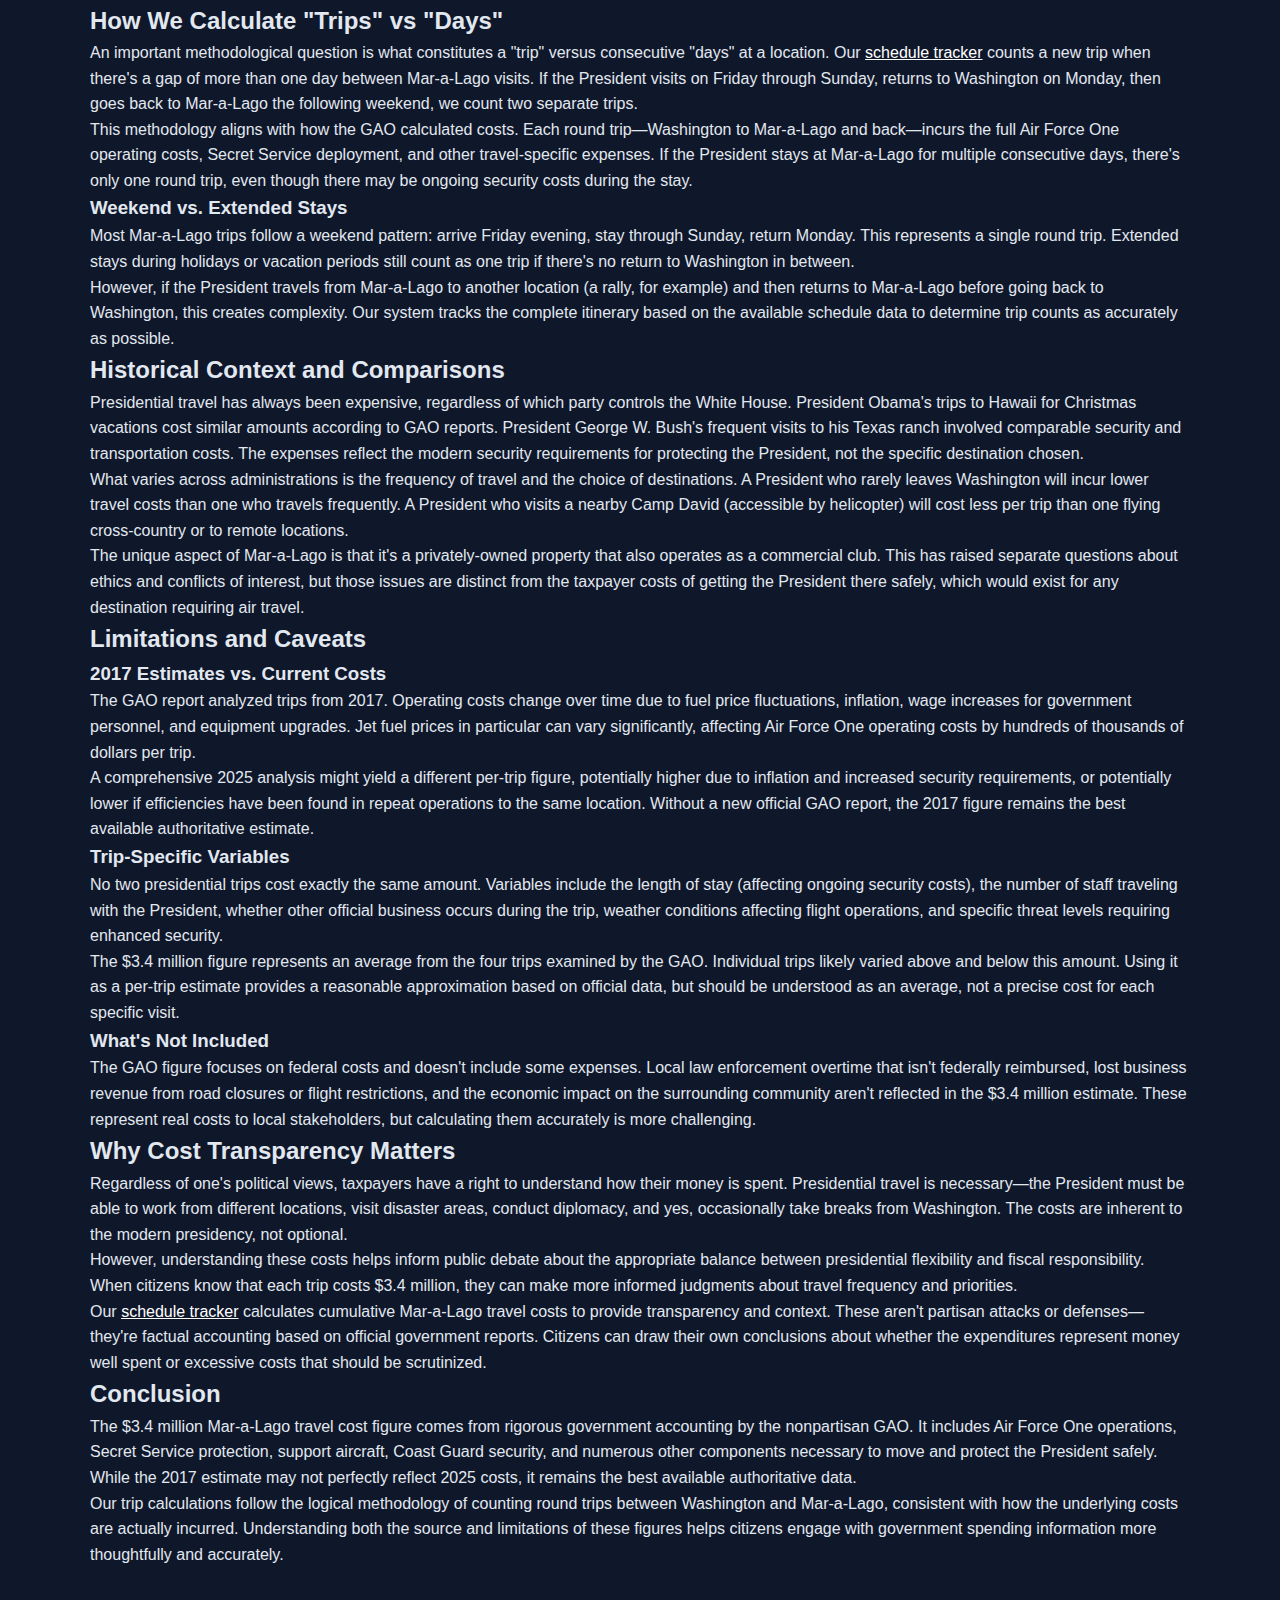
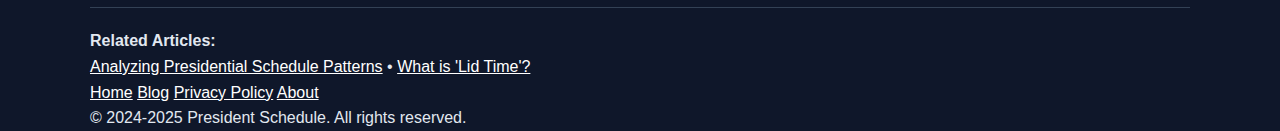
<file: blog/mar-a-lago-travel-costs-explained.html>
<!DOCTYPE html>
<html lang="en">
<head>
    <meta charset="UTF-8">
    <meta name="viewport" content="width=device-width, initial-scale=1.0">
    <meta name="description" content="A detailed breakdown of the $3.4 million Mar-a-Lago travel cost estimate, what it includes, and how we calculate presidential travel expenses based on official GAO reports.">
    <meta name="keywords" content="Mar-a-Lago costs, presidential travel, Air Force One costs, Secret Service, GAO report, taxpayer expenses">
    <title>Understanding Mar-a-Lago Travel Costs - President Schedule Blog</title>
    <script async src="https://pagead2.googlesyndication.com/pagead/js/adsbygoogle.js?client=ca-pub-5989760403874039"
     crossorigin="anonymous"></script>
    <style>
        /* Temporary styles to prevent flash of unstyled content */
        body {
            visibility: hidden;
            background-color: #f5f5f5;
        }
        .js-loaded body {
            visibility: visible;
        }
    </style>
    <script>
        // Check if we're running locally
        const isLocalDevelopment = window.location.hostname === 'localhost' ||
                                 window.location.hostname === '127.0.0.1' ||
                                 window.location.protocol === 'file:';

        // Fetch the latest commit hash from GitHub API (only in production)
        async function getLatestCommitHash() {
            if (isLocalDevelopment) {
                return Date.now(); // Always use timestamp for local development
            }

            try {
                const response = await fetch('https://api.github.com/repos/brainnews/president-schedule/commits/main');
                const data = await response.json();
                return data.sha;
            } catch (error) {
                console.error('Failed to fetch commit hash:', error);
                return Date.now(); // Fallback to timestamp if GitHub API fails
            }
        }

        // Add version to CSS URL to bust cache
        async function loadResources() {
            const version = await getLatestCommitHash();

            // Add dynamic CSS
            const linkElement = document.createElement('link');
            linkElement.rel = 'stylesheet';
            linkElement.href = `../styles.css?v=${version}`;
            linkElement.onload = function() {
                document.documentElement.classList.add('js-loaded');
            };
            document.head.appendChild(linkElement);

            // Log environment info for debugging
            if (isLocalDevelopment) {
                console.log('Running in development mode - using timestamp for cache busting');
            }
        }

        // Load resources when page loads
        window.addEventListener('load', loadResources);
    </script>
</head>
<body>
    <div class="container">
        <header>
            <h1>U.S. President Schedule Blog</h1>
            <p><a href="/blog/">← Back to Blog</a> | <a href="/">Home</a></p>
        </header>

        <div class="article-content">
            <div class="article-header">
                <h1>Understanding Mar-a-Lago Travel Costs: Breaking Down the $3.4M Figure</h1>
                <div class="article-meta">
                    <span>December 18, 2024</span>
                    <span>6 min read</span>
                </div>
            </div>

            <img src="/images/blog/travel-costs.svg" alt="Abstract geometric illustration of airplanes, buildings, and travel costs" style="width: 100%; max-width: 600px; height: auto; margin: 30px auto; display: block; opacity: 0.9;">

            <p>
                When tracking presidential travel to Mar-a-Lago, you'll see our site reference a $3.4 million cost per round trip.
                This figure often surprises people and raises questions: What exactly does it include? How is it calculated? Is it
                still accurate? This article breaks down the methodology, sources, and important caveats behind this widely-cited statistic.
            </p>

            <h2>What the GAO Report Actually Says</h2>

            <p>
                The $3.4 million figure originates from Government Accountability Office report <a href="https://www.gao.gov/products/gao-19-178" target="_blank" rel="noopener noreferrer">GAO-19-178</a>,
                published in January 2019, which examined the costs of four presidential trips to Mar-a-Lago during February and March 2017. The GAO is Congress's
                nonpartisan investigative agency, and their reports represent the most authoritative official accounting of government
                expenditures.
            </p>

            <p>
                The GAO analyzed actual costs incurred during these specific trips, including detailed breakdowns from the Department
                of Defense, Secret Service, Department of Homeland Security, and other agencies involved in presidential travel. Their
                methodology involved reviewing financial records, interviewing agency officials, and allocating shared costs appropriately.
            </p>

            <p>
                Importantly, the GAO report focused on incremental costs—expenses incurred specifically because of the trips that
                wouldn't have occurred otherwise. This means it doesn't include salaries of personnel who would be paid regardless,
                but does include overtime, fuel, equipment deployment, and other trip-specific expenses.
            </p>

            <h2>What's Included in Presidential Travel Costs</h2>

            <h3>Air Force One Operations</h3>

            <p>
                The largest component of presidential travel costs involves operating Air Force One, the specially modified Boeing 747
                that serves as the President's primary aircraft. Operating costs include Air Force One, which costs approximately
                $177,000-$206,000 per flight hour (according to Air Force data obtained via FOIA requests). A round trip between
                Washington and South Florida takes approximately 4-5 hours of flight time, meaning Air Force One operating costs alone
                can exceed $800,000 per round trip. This hourly rate includes fuel, flight consumables, aircraft overhaul, engine
                overhaul, flight crew salaries and overtime, and support equipment.
            </p>

            <p>
                Additionally, Air Force One doesn't travel alone. A backup C-32 aircraft (modified Boeing 757) typically flies the
                same route in case of emergency. Cargo aircraft transport the presidential motorcade vehicles, communication equipment,
                and other necessary gear. These support aircraft add substantially to the total flight operation costs.
            </p>

            <h3>Security Personnel and Operations</h3>

            <p>
                The <a href="https://www.secretservice.gov/" target="_blank" rel="noopener noreferrer">Secret Service</a> deploys extensive
                resources for presidential travel. This includes advance teams that scout locations days before arrival, close protection
                agents who travel with the President, counter-assault teams, counter-sniper teams, and technical security specialists who
                set up secure communications.
            </p>

            <p>
                For Mar-a-Lago specifically, the <a href="https://www.uscg.mil/" target="_blank" rel="noopener noreferrer">Coast Guard</a>
                maintains maritime security zones in the Intracoastal Waterway and Atlantic Ocean adjacent to the property. The
                <a href="https://www.faa.gov/" target="_blank" rel="noopener noreferrer">FAA</a> implements temporary flight restrictions.
                Local law enforcement provides perimeter security and traffic control. All these agencies bill the federal government for
                overtime, equipment, and other costs associated with presidential visits.
            </p>

            <h3>Local Security and Infrastructure</h3>

            <p>
                Presidential visits require extensive local security preparations. Roads may be closed, causing traffic disruptions.
                Police work overtime to manage crowds and security checkpoints. Bomb-sniffing dogs sweep the area. Communications
                equipment is installed and tested. These local costs, often reimbursed by the federal government, contribute to the
                overall expense.
            </p>

            <p>
                For Mar-a-Lago, the waterfront location creates unique security challenges. The Coast Guard deploys boats to patrol the
                waters 24/7 during visits. The nearby Palm Beach International Airport faces periodic closures for Air Force One arrivals
                and departures. These operational disruptions have real costs that factor into the total.
            </p>

            <p>
                The GAO report also found that $60,000 was paid directly to Mar-a-Lago for the four trips, primarily for rooms at the
                resort for Secret Service agents. The report noted that most agents did not stay at Mar-a-Lago itself.
            </p>

            <h2>How We Calculate "Trips" vs "Days"</h2>

            <p>
                An important methodological question is what constitutes a "trip" versus consecutive "days" at a location. Our
                <a href="/">schedule tracker</a> counts a new trip when there's a gap of more than one day between Mar-a-Lago visits.
                If the President visits on Friday through Sunday, returns to Washington on Monday, then goes back to Mar-a-Lago the
                following weekend, we count two separate trips.
            </p>

            <p>
                This methodology aligns with how the GAO calculated costs. Each round trip—Washington to Mar-a-Lago and back—incurs
                the full Air Force One operating costs, Secret Service deployment, and other travel-specific expenses. If the President
                stays at Mar-a-Lago for multiple consecutive days, there's only one round trip, even though there may be ongoing
                security costs during the stay.
            </p>

            <h3>Weekend vs. Extended Stays</h3>

            <p>
                Most Mar-a-Lago trips follow a weekend pattern: arrive Friday evening, stay through Sunday, return Monday. This
                represents a single round trip. Extended stays during holidays or vacation periods still count as one trip if there's
                no return to Washington in between.
            </p>

            <p>
                However, if the President travels from Mar-a-Lago to another location (a rally, for example) and then returns to
                Mar-a-Lago before going back to Washington, this creates complexity. Our system tracks the complete itinerary based
                on the available schedule data to determine trip counts as accurately as possible.
            </p>

            <h2>Historical Context and Comparisons</h2>

            <p>
                Presidential travel has always been expensive, regardless of which party controls the White House. President Obama's
                trips to Hawaii for Christmas vacations cost similar amounts according to GAO reports. President George W. Bush's
                frequent visits to his Texas ranch involved comparable security and transportation costs. The expenses reflect the
                modern security requirements for protecting the President, not the specific destination chosen.
            </p>

            <p>
                What varies across administrations is the frequency of travel and the choice of destinations. A President who rarely
                leaves Washington will incur lower travel costs than one who travels frequently. A President who visits a nearby
                Camp David (accessible by helicopter) will cost less per trip than one flying cross-country or to remote locations.
            </p>

            <p>
                The unique aspect of Mar-a-Lago is that it's a privately-owned property that also operates as a commercial club.
                This has raised separate questions about ethics and conflicts of interest, but those issues are distinct from the
                taxpayer costs of getting the President there safely, which would exist for any destination requiring air travel.
            </p>

            <h2>Limitations and Caveats</h2>

            <h3>2017 Estimates vs. Current Costs</h3>

            <p>
                The GAO report analyzed trips from 2017. Operating costs change over time due to fuel price fluctuations, inflation,
                wage increases for government personnel, and equipment upgrades. Jet fuel prices in particular can vary significantly,
                affecting Air Force One operating costs by hundreds of thousands of dollars per trip.
            </p>

            <p>
                A comprehensive 2025 analysis might yield a different per-trip figure, potentially higher due to inflation and increased
                security requirements, or potentially lower if efficiencies have been found in repeat operations to the same location.
                Without a new official GAO report, the 2017 figure remains the best available authoritative estimate.
            </p>

            <h3>Trip-Specific Variables</h3>

            <p>
                No two presidential trips cost exactly the same amount. Variables include the length of stay (affecting ongoing security
                costs), the number of staff traveling with the President, whether other official business occurs during the trip, weather
                conditions affecting flight operations, and specific threat levels requiring enhanced security.
            </p>

            <p>
                The $3.4 million figure represents an average from the four trips examined by the GAO. Individual trips likely varied
                above and below this amount. Using it as a per-trip estimate provides a reasonable approximation based on official data,
                but should be understood as an average, not a precise cost for each specific visit.
            </p>

            <h3>What's Not Included</h3>

            <p>
                The GAO figure focuses on federal costs and doesn't include some expenses. Local law enforcement overtime that isn't
                federally reimbursed, lost business revenue from road closures or flight restrictions, and the economic impact on the
                surrounding community aren't reflected in the $3.4 million estimate. These represent real costs to local stakeholders,
                but calculating them accurately is more challenging.
            </p>

            <h2>Why Cost Transparency Matters</h2>

            <p>
                Regardless of one's political views, taxpayers have a right to understand how their money is spent. Presidential travel
                is necessary—the President must be able to work from different locations, visit disaster areas, conduct diplomacy, and
                yes, occasionally take breaks from Washington. The costs are inherent to the modern presidency, not optional.
            </p>

            <p>
                However, understanding these costs helps inform public debate about the appropriate balance between presidential
                flexibility and fiscal responsibility. When citizens know that each trip costs $3.4 million, they can make more informed
                judgments about travel frequency and priorities.
            </p>

            <p>
                Our <a href="/">schedule tracker</a> calculates cumulative Mar-a-Lago travel costs to provide transparency and context.
                These aren't partisan attacks or defenses—they're factual accounting based on official government reports. Citizens
                can draw their own conclusions about whether the expenditures represent money well spent or excessive costs that should
                be scrutinized.
            </p>

            <h2>Conclusion</h2>

            <p>
                The $3.4 million Mar-a-Lago travel cost figure comes from rigorous government accounting by the nonpartisan GAO. It
                includes Air Force One operations, Secret Service protection, support aircraft, Coast Guard security, and numerous
                other components necessary to move and protect the President safely. While the 2017 estimate may not perfectly reflect
                2025 costs, it remains the best available authoritative data.
            </p>

            <p>
                Our trip calculations follow the logical methodology of counting round trips between Washington and Mar-a-Lago, consistent
                with how the underlying costs are actually incurred. Understanding both the source and limitations of these figures helps
                citizens engage with government spending information more thoughtfully and accurately.
            </p>

            <p style="margin-top: 40px; padding-top: 20px; border-top: 1px solid #334155;">
                <strong>Related Articles:</strong><br>
                <a href="analyzing-presidential-schedules.html">Analyzing Presidential Schedule Patterns</a> •
                <a href="understanding-white-house-lid-time.html">What is 'Lid Time'?</a>
            </p>
        </div>

        <footer class="site-footer">
            <div class="footer-links">
                <a href="/">Home</a>
                <a href="/blog/">Blog</a>
                <a href="/privacy.html">Privacy Policy</a>
                <a href="/about.html">About</a>
            </div>
            <p>&copy; 2024-2025 President Schedule. All rights reserved.</p>
        </footer>
    </div>
</body>
</html>
</file>
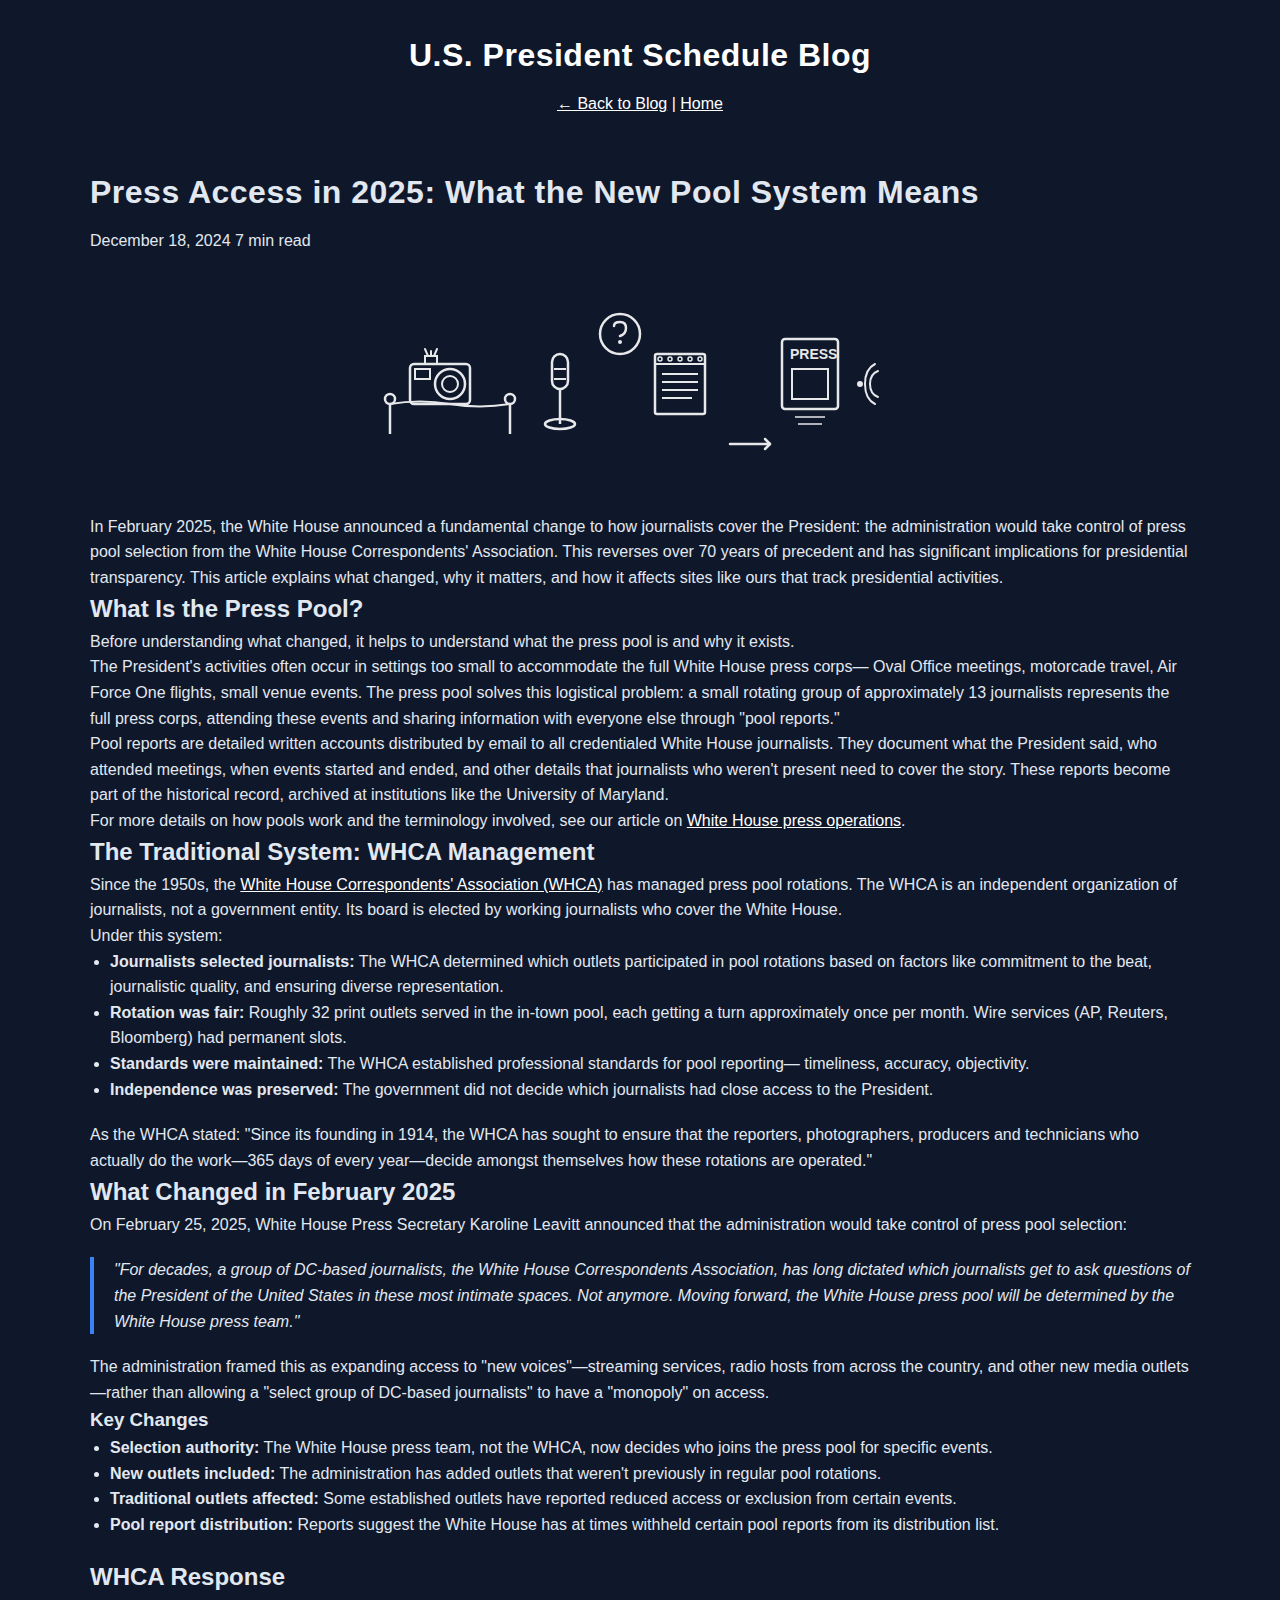
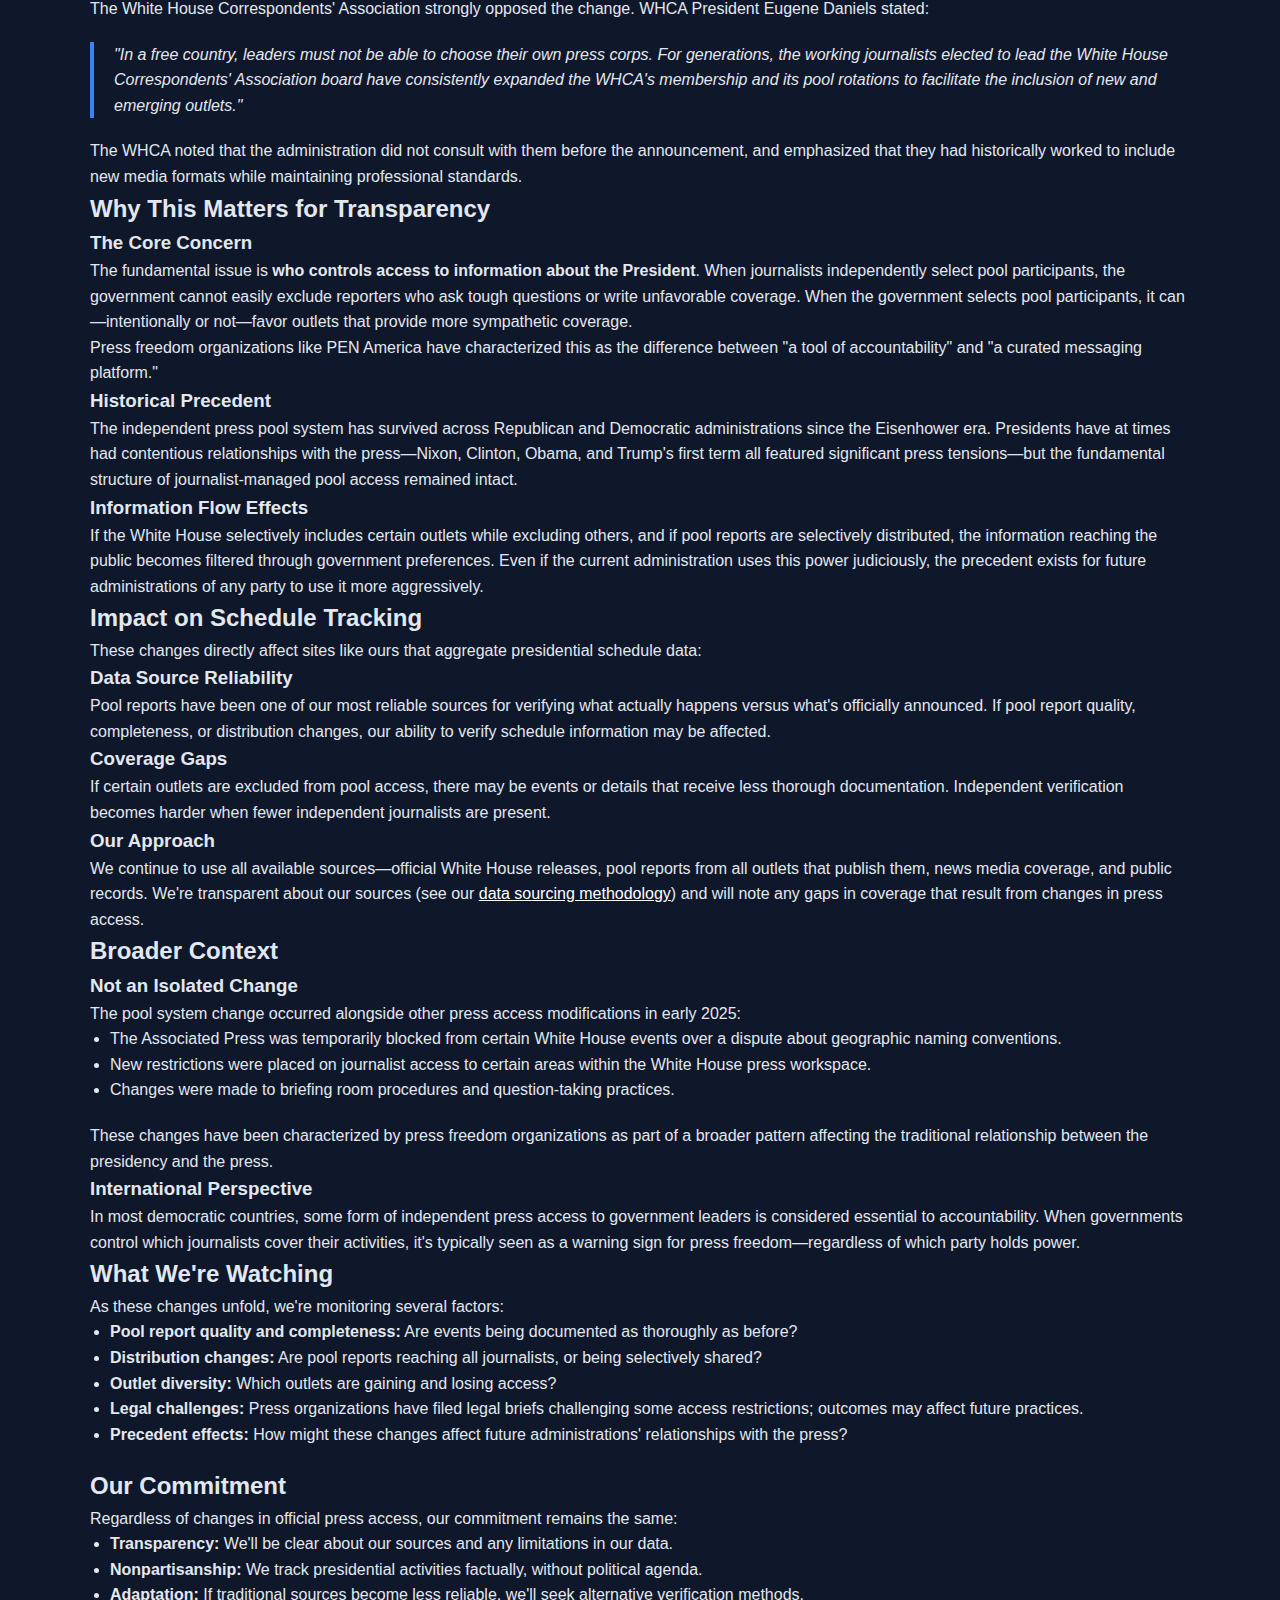
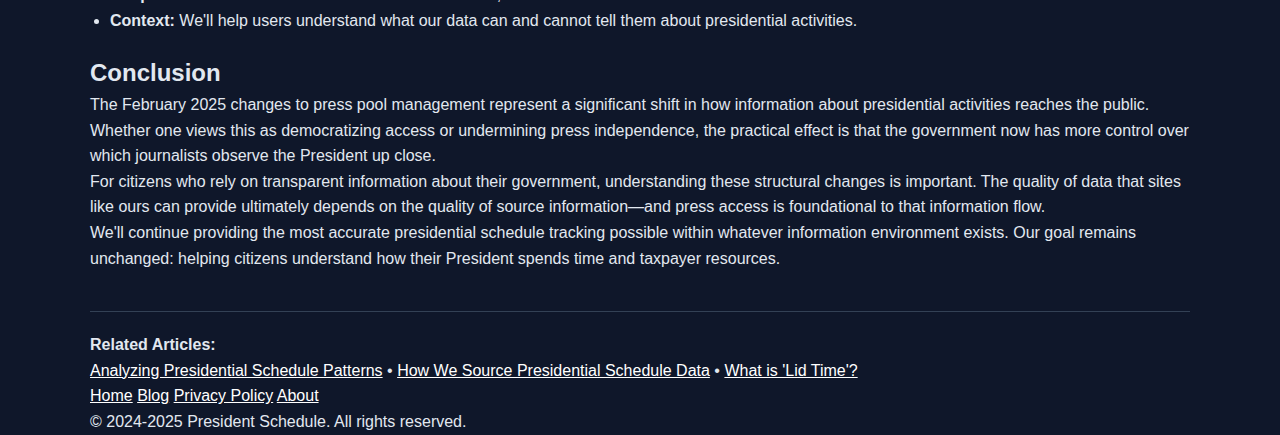
<file: blog/press-access-2025.html>
<!DOCTYPE html>
<html lang="en">
<head>
    <meta charset="UTF-8">
    <meta name="viewport" content="width=device-width, initial-scale=1.0">
    <meta name="description" content="Understanding the February 2025 changes to White House press pool management, what it means for presidential transparency, and how it affects schedule tracking.">
    <meta name="keywords" content="White House press pool, WHCA, press freedom, presidential transparency, White House Correspondents Association, press access">
    <title>Press Access in 2025: What the New Pool System Means - President Schedule Blog</title>
    <script async src="https://pagead2.googlesyndication.com/pagead/js/adsbygoogle.js?client=ca-pub-5989760403874039"
     crossorigin="anonymous"></script>
    <style>
        /* Temporary styles to prevent flash of unstyled content */
        body {
            visibility: hidden;
            background-color: #f5f5f5;
        }
        .js-loaded body {
            visibility: visible;
        }
    </style>
    <script>
        // Check if we're running locally
        const isLocalDevelopment = window.location.hostname === 'localhost' ||
                                 window.location.hostname === '127.0.0.1' ||
                                 window.location.protocol === 'file:';

        // Fetch the latest commit hash from GitHub API (only in production)
        async function getLatestCommitHash() {
            if (isLocalDevelopment) {
                return Date.now(); // Always use timestamp for local development
            }

            try {
                const response = await fetch('https://api.github.com/repos/brainnews/president-schedule/commits/main');
                const data = await response.json();
                return data.sha;
            } catch (error) {
                console.error('Failed to fetch commit hash:', error);
                return Date.now(); // Fallback to timestamp if GitHub API fails
            }
        }

        // Add version to CSS URL to bust cache
        async function loadResources() {
            const version = await getLatestCommitHash();

            // Add dynamic CSS
            const linkElement = document.createElement('link');
            linkElement.rel = 'stylesheet';
            linkElement.href = `../styles.css?v=${version}`;
            linkElement.onload = function() {
                document.documentElement.classList.add('js-loaded');
            };
            document.head.appendChild(linkElement);

            // Log environment info for debugging
            if (isLocalDevelopment) {
                console.log('Running in development mode - using timestamp for cache busting');
            }
        }

        // Load resources when page loads
        window.addEventListener('load', loadResources);
    </script>
</head>
<body>
    <div class="container">
        <header>
            <h1>U.S. President Schedule Blog</h1>
            <p><a href="/blog/">← Back to Blog</a> | <a href="/">Home</a></p>
        </header>

        <div class="article-content">
            <div class="article-header">
                <h1>Press Access in 2025: What the New Pool System Means</h1>
                <div class="article-meta">
                    <span>December 18, 2024</span>
                    <span>7 min read</span>
                </div>
            </div>

            <img src="/images/blog/press-access.svg" alt="Abstract geometric illustration of microphones, press badges, and access barriers" style="width: 100%; max-width: 600px; height: auto; margin: 30px auto; display: block; opacity: 0.9;">

            <p>
                In February 2025, the White House announced a fundamental change to how journalists cover the President:
                the administration would take control of press pool selection from the White House Correspondents' Association.
                This reverses over 70 years of precedent and has significant implications for presidential transparency. This
                article explains what changed, why it matters, and how it affects sites like ours that track presidential activities.
            </p>

            <h2>What Is the Press Pool?</h2>

            <p>
                Before understanding what changed, it helps to understand what the press pool is and why it exists.
            </p>

            <p>
                The President's activities often occur in settings too small to accommodate the full White House press corps—
                Oval Office meetings, motorcade travel, Air Force One flights, small venue events. The press pool solves this
                logistical problem: a small rotating group of approximately 13 journalists represents the full press corps,
                attending these events and sharing information with everyone else through "pool reports."
            </p>

            <p>
                Pool reports are detailed written accounts distributed by email to all credentialed White House journalists.
                They document what the President said, who attended meetings, when events started and ended, and other details
                that journalists who weren't present need to cover the story. These reports become part of the historical record,
                archived at institutions like the University of Maryland.
            </p>

            <p>
                For more details on how pools work and the terminology involved, see our article on
                <a href="understanding-white-house-lid-time.html">White House press operations</a>.
            </p>

            <h2>The Traditional System: WHCA Management</h2>

            <p>
                Since the 1950s, the <a href="https://whca.press/" target="_blank" rel="noopener noreferrer">White House
                Correspondents' Association (WHCA)</a> has managed press pool rotations. The WHCA is an independent organization
                of journalists, not a government entity. Its board is elected by working journalists who cover the White House.
            </p>

            <p>
                Under this system:
            </p>

            <ul style="margin-left: 20px; margin-bottom: 20px;">
                <li><strong>Journalists selected journalists:</strong> The WHCA determined which outlets participated in pool
                    rotations based on factors like commitment to the beat, journalistic quality, and ensuring diverse representation.</li>
                <li><strong>Rotation was fair:</strong> Roughly 32 print outlets served in the in-town pool, each getting a turn
                    approximately once per month. Wire services (AP, Reuters, Bloomberg) had permanent slots.</li>
                <li><strong>Standards were maintained:</strong> The WHCA established professional standards for pool reporting—
                    timeliness, accuracy, objectivity.</li>
                <li><strong>Independence was preserved:</strong> The government did not decide which journalists had close access
                    to the President.</li>
            </ul>

            <p>
                As the WHCA stated: "Since its founding in 1914, the WHCA has sought to ensure that the reporters, photographers,
                producers and technicians who actually do the work—365 days of every year—decide amongst themselves how these
                rotations are operated."
            </p>

            <h2>What Changed in February 2025</h2>

            <p>
                On February 25, 2025, White House Press Secretary Karoline Leavitt announced that the administration would take
                control of press pool selection:
            </p>

            <blockquote style="border-left: 4px solid #3b82f6; padding-left: 20px; margin: 20px 0; font-style: italic;">
                "For decades, a group of DC-based journalists, the White House Correspondents Association, has long dictated
                which journalists get to ask questions of the President of the United States in these most intimate spaces.
                Not anymore. Moving forward, the White House press pool will be determined by the White House press team."
            </blockquote>

            <p>
                The administration framed this as expanding access to "new voices"—streaming services, radio hosts from across
                the country, and other new media outlets—rather than allowing a "select group of DC-based journalists" to have
                a "monopoly" on access.
            </p>

            <h3>Key Changes</h3>

            <ul style="margin-left: 20px; margin-bottom: 20px;">
                <li><strong>Selection authority:</strong> The White House press team, not the WHCA, now decides who joins the
                    press pool for specific events.</li>
                <li><strong>New outlets included:</strong> The administration has added outlets that weren't previously in
                    regular pool rotations.</li>
                <li><strong>Traditional outlets affected:</strong> Some established outlets have reported reduced access or
                    exclusion from certain events.</li>
                <li><strong>Pool report distribution:</strong> Reports suggest the White House has at times withheld certain
                    pool reports from its distribution list.</li>
            </ul>

            <h2>WHCA Response</h2>

            <p>
                The White House Correspondents' Association strongly opposed the change. WHCA President Eugene Daniels stated:
            </p>

            <blockquote style="border-left: 4px solid #3b82f6; padding-left: 20px; margin: 20px 0; font-style: italic;">
                "In a free country, leaders must not be able to choose their own press corps. For generations, the working
                journalists elected to lead the White House Correspondents' Association board have consistently expanded the
                WHCA's membership and its pool rotations to facilitate the inclusion of new and emerging outlets."
            </blockquote>

            <p>
                The WHCA noted that the administration did not consult with them before the announcement, and emphasized that
                they had historically worked to include new media formats while maintaining professional standards.
            </p>

            <h2>Why This Matters for Transparency</h2>

            <h3>The Core Concern</h3>

            <p>
                The fundamental issue is <strong>who controls access to information about the President</strong>. When journalists
                independently select pool participants, the government cannot easily exclude reporters who ask tough questions or
                write unfavorable coverage. When the government selects pool participants, it can—intentionally or not—favor
                outlets that provide more sympathetic coverage.
            </p>

            <p>
                Press freedom organizations like PEN America have characterized this as the difference between "a tool of
                accountability" and "a curated messaging platform."
            </p>

            <h3>Historical Precedent</h3>

            <p>
                The independent press pool system has survived across Republican and Democratic administrations since the
                Eisenhower era. Presidents have at times had contentious relationships with the press—Nixon, Clinton, Obama,
                and Trump's first term all featured significant press tensions—but the fundamental structure of journalist-managed
                pool access remained intact.
            </p>

            <h3>Information Flow Effects</h3>

            <p>
                If the White House selectively includes certain outlets while excluding others, and if pool reports are
                selectively distributed, the information reaching the public becomes filtered through government preferences.
                Even if the current administration uses this power judiciously, the precedent exists for future administrations
                of any party to use it more aggressively.
            </p>

            <h2>Impact on Schedule Tracking</h2>

            <p>
                These changes directly affect sites like ours that aggregate presidential schedule data:
            </p>

            <h3>Data Source Reliability</h3>

            <p>
                Pool reports have been one of our most reliable sources for verifying what actually happens versus what's
                officially announced. If pool report quality, completeness, or distribution changes, our ability to verify
                schedule information may be affected.
            </p>

            <h3>Coverage Gaps</h3>

            <p>
                If certain outlets are excluded from pool access, there may be events or details that receive less thorough
                documentation. Independent verification becomes harder when fewer independent journalists are present.
            </p>

            <h3>Our Approach</h3>

            <p>
                We continue to use all available sources—official White House releases, pool reports from all outlets that
                publish them, news media coverage, and public records. We're transparent about our sources (see our
                <a href="how-we-source-data.html">data sourcing methodology</a>) and will note any gaps in coverage that
                result from changes in press access.
            </p>

            <h2>Broader Context</h2>

            <h3>Not an Isolated Change</h3>

            <p>
                The pool system change occurred alongside other press access modifications in early 2025:
            </p>

            <ul style="margin-left: 20px; margin-bottom: 20px;">
                <li>The Associated Press was temporarily blocked from certain White House events over a dispute about geographic
                    naming conventions.</li>
                <li>New restrictions were placed on journalist access to certain areas within the White House press workspace.</li>
                <li>Changes were made to briefing room procedures and question-taking practices.</li>
            </ul>

            <p>
                These changes have been characterized by press freedom organizations as part of a broader pattern affecting
                the traditional relationship between the presidency and the press.
            </p>

            <h3>International Perspective</h3>

            <p>
                In most democratic countries, some form of independent press access to government leaders is considered essential
                to accountability. When governments control which journalists cover their activities, it's typically seen as a
                warning sign for press freedom—regardless of which party holds power.
            </p>

            <h2>What We're Watching</h2>

            <p>
                As these changes unfold, we're monitoring several factors:
            </p>

            <ul style="margin-left: 20px; margin-bottom: 20px;">
                <li><strong>Pool report quality and completeness:</strong> Are events being documented as thoroughly as before?</li>
                <li><strong>Distribution changes:</strong> Are pool reports reaching all journalists, or being selectively shared?</li>
                <li><strong>Outlet diversity:</strong> Which outlets are gaining and losing access?</li>
                <li><strong>Legal challenges:</strong> Press organizations have filed legal briefs challenging some access
                    restrictions; outcomes may affect future practices.</li>
                <li><strong>Precedent effects:</strong> How might these changes affect future administrations' relationships
                    with the press?</li>
            </ul>

            <h2>Our Commitment</h2>

            <p>
                Regardless of changes in official press access, our commitment remains the same:
            </p>

            <ul style="margin-left: 20px; margin-bottom: 20px;">
                <li><strong>Transparency:</strong> We'll be clear about our sources and any limitations in our data.</li>
                <li><strong>Nonpartisanship:</strong> We track presidential activities factually, without political agenda.</li>
                <li><strong>Adaptation:</strong> If traditional sources become less reliable, we'll seek alternative verification methods.</li>
                <li><strong>Context:</strong> We'll help users understand what our data can and cannot tell them about presidential activities.</li>
            </ul>

            <h2>Conclusion</h2>

            <p>
                The February 2025 changes to press pool management represent a significant shift in how information about
                presidential activities reaches the public. Whether one views this as democratizing access or undermining
                press independence, the practical effect is that the government now has more control over which journalists
                observe the President up close.
            </p>

            <p>
                For citizens who rely on transparent information about their government, understanding these structural changes
                is important. The quality of data that sites like ours can provide ultimately depends on the quality of source
                information—and press access is foundational to that information flow.
            </p>

            <p>
                We'll continue providing the most accurate presidential schedule tracking possible within whatever information
                environment exists. Our goal remains unchanged: helping citizens understand how their President spends time
                and taxpayer resources.
            </p>

            <p style="margin-top: 40px; padding-top: 20px; border-top: 1px solid #334155;">
                <strong>Related Articles:</strong><br>
                <a href="analyzing-presidential-schedules.html">Analyzing Presidential Schedule Patterns</a> •
                <a href="how-we-source-data.html">How We Source Presidential Schedule Data</a> •
                <a href="understanding-white-house-lid-time.html">What is 'Lid Time'?</a>
            </p>
        </div>

        <footer class="site-footer">
            <div class="footer-links">
                <a href="/">Home</a>
                <a href="/blog/">Blog</a>
                <a href="/privacy.html">Privacy Policy</a>
                <a href="/about.html">About</a>
            </div>
            <p>&copy; 2024-2025 President Schedule. All rights reserved.</p>
        </footer>
    </div>
</body>
</html>
</file>
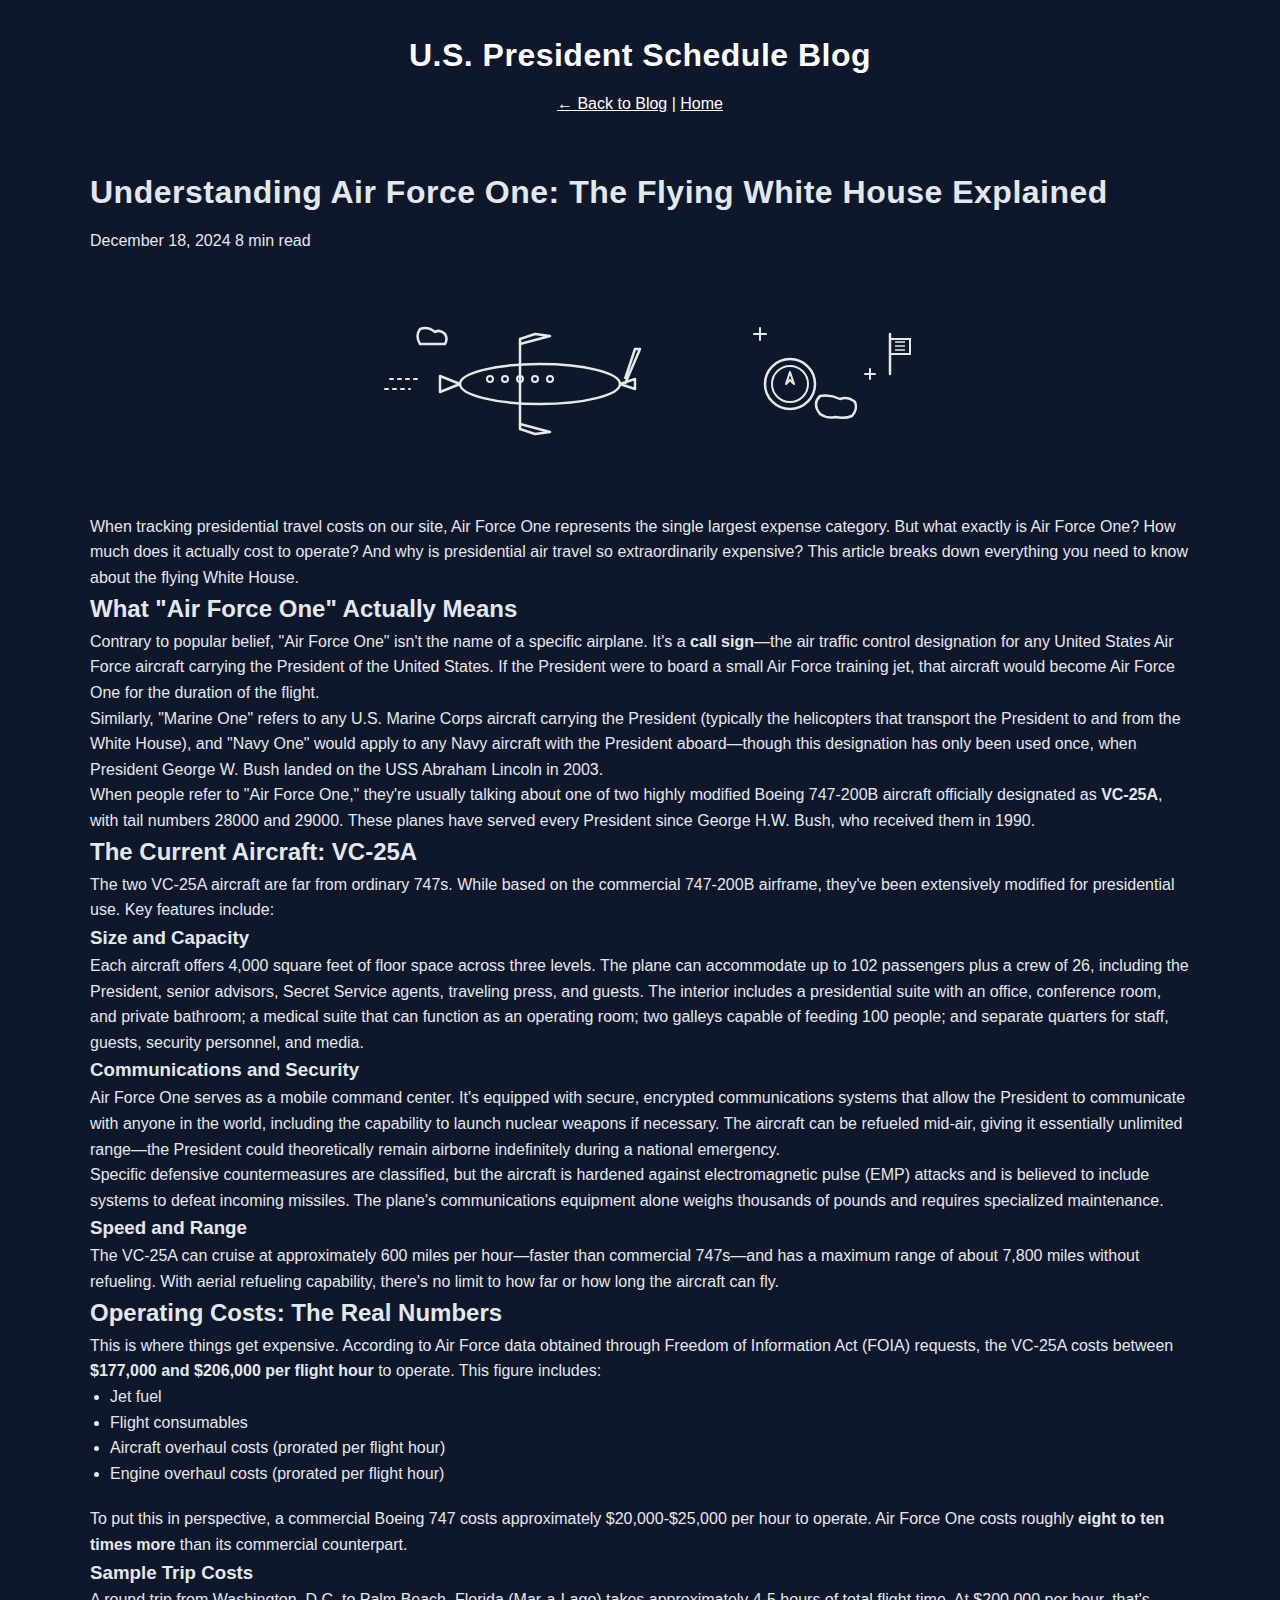
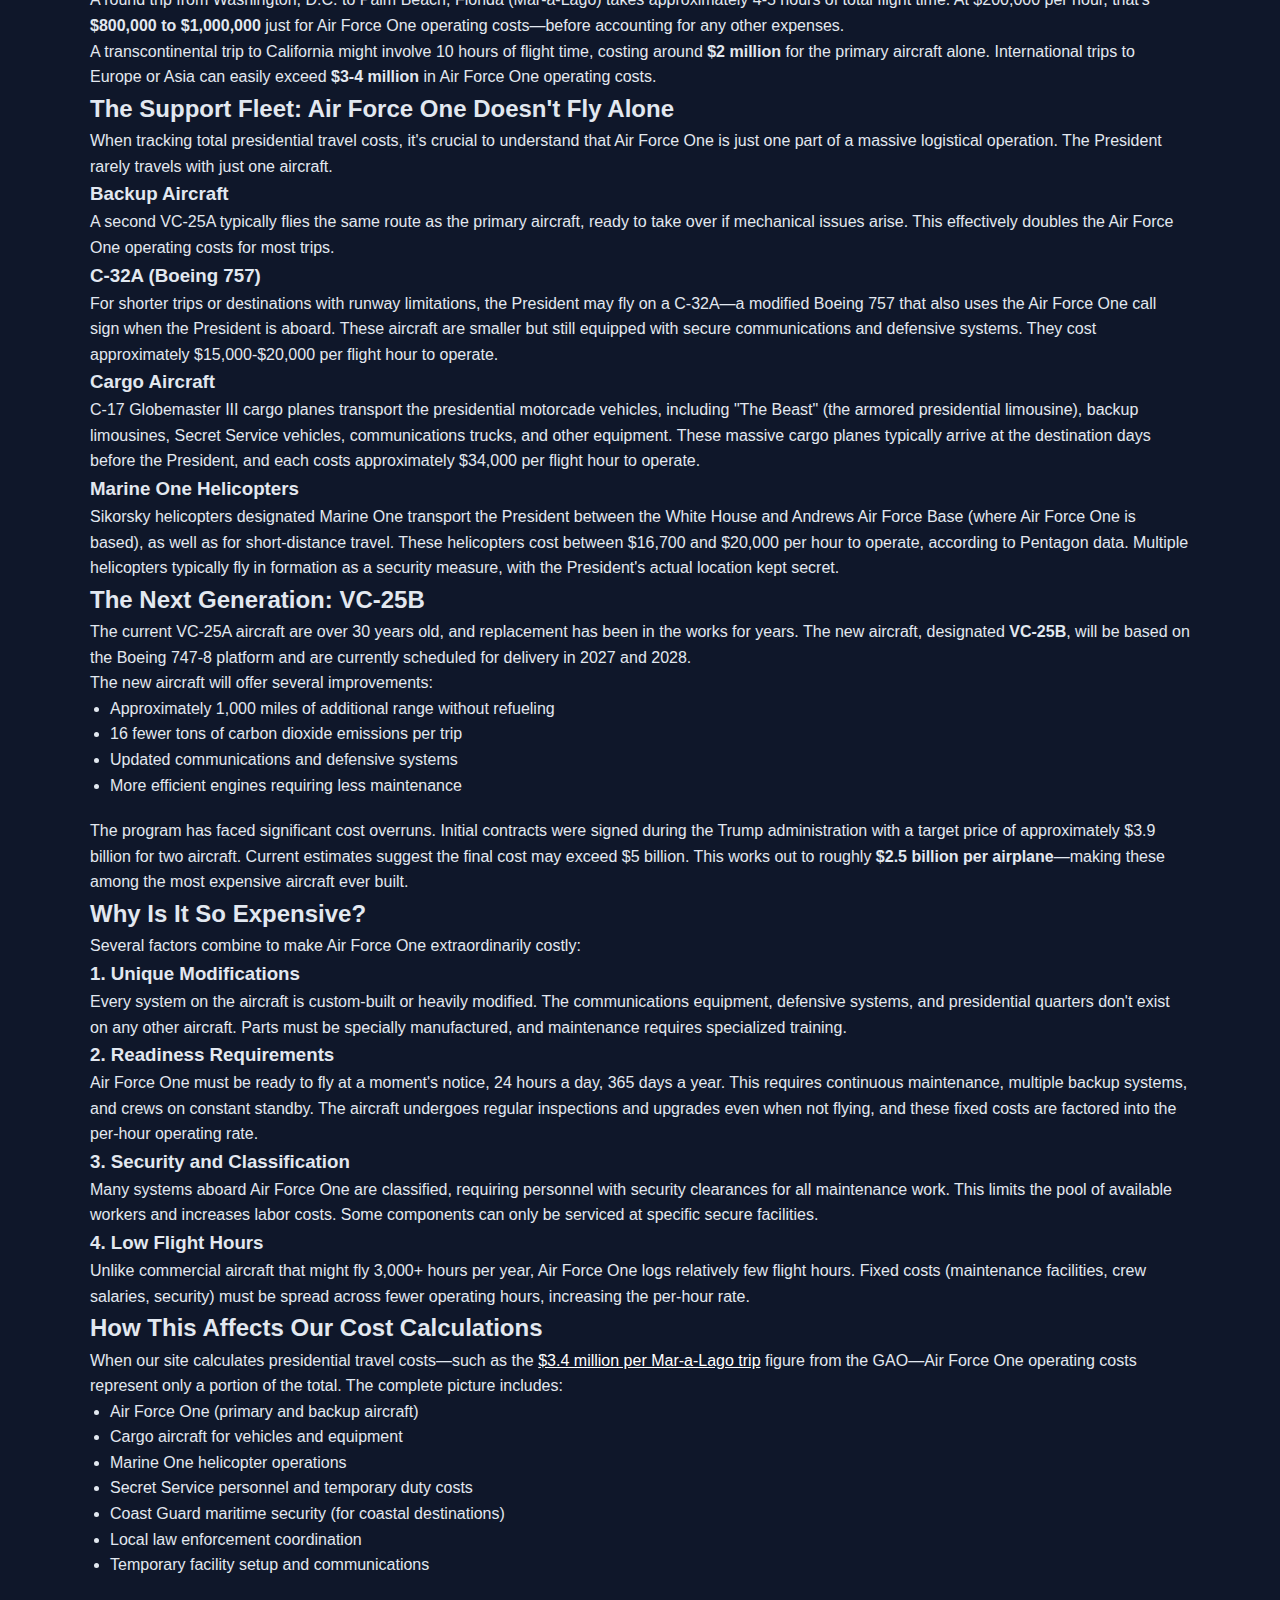
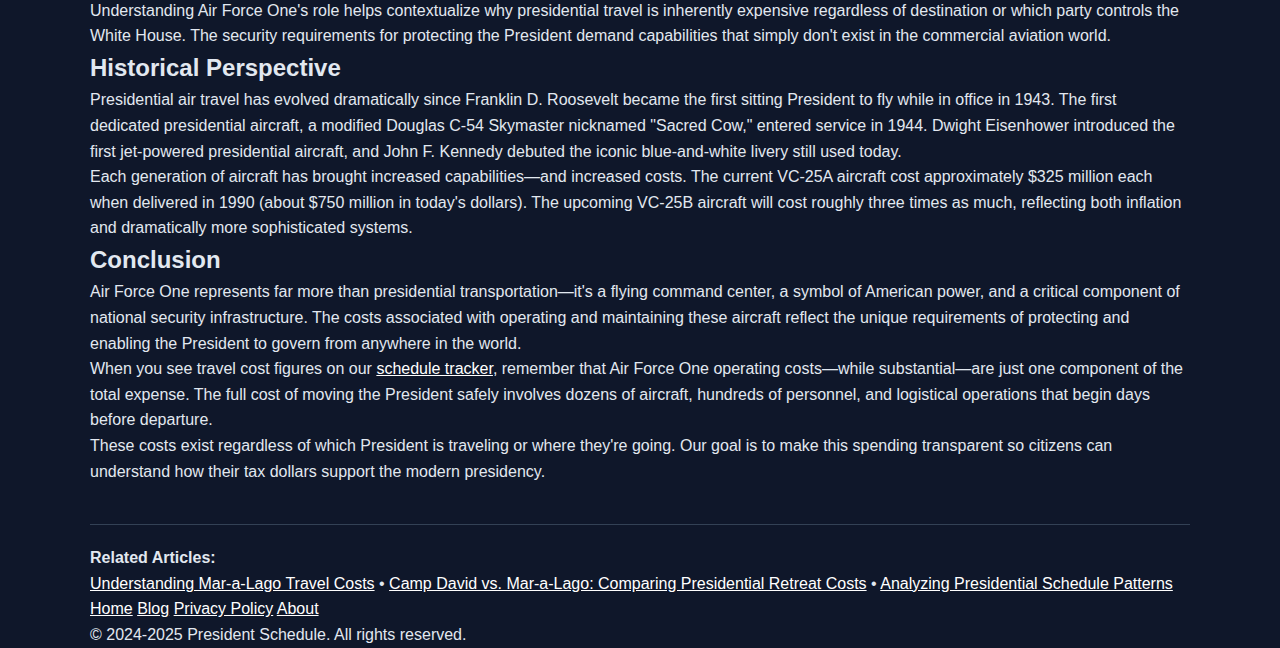
<file: blog/understanding-air-force-one.html>
<!DOCTYPE html>
<html lang="en">
<head>
    <meta charset="UTF-8">
    <meta name="viewport" content="width=device-width, initial-scale=1.0">
    <meta name="description" content="A comprehensive guide to Air Force One: what it is, how much it costs to operate, the support aircraft that travel with it, and why presidential air travel is so expensive.">
    <meta name="keywords" content="Air Force One, presidential aircraft, VC-25A, presidential travel costs, Boeing 747, military aircraft">
    <title>Understanding Air Force One: The Flying White House Explained - President Schedule Blog</title>
    <script async src="https://pagead2.googlesyndication.com/pagead/js/adsbygoogle.js?client=ca-pub-5989760403874039"
     crossorigin="anonymous"></script>
    <style>
        /* Temporary styles to prevent flash of unstyled content */
        body {
            visibility: hidden;
            background-color: #f5f5f5;
        }
        .js-loaded body {
            visibility: visible;
        }
    </style>
    <script>
        // Check if we're running locally
        const isLocalDevelopment = window.location.hostname === 'localhost' ||
                                 window.location.hostname === '127.0.0.1' ||
                                 window.location.protocol === 'file:';

        // Fetch the latest commit hash from GitHub API (only in production)
        async function getLatestCommitHash() {
            if (isLocalDevelopment) {
                return Date.now(); // Always use timestamp for local development
            }

            try {
                const response = await fetch('https://api.github.com/repos/brainnews/president-schedule/commits/main');
                const data = await response.json();
                return data.sha;
            } catch (error) {
                console.error('Failed to fetch commit hash:', error);
                return Date.now(); // Fallback to timestamp if GitHub API fails
            }
        }

        // Add version to CSS URL to bust cache
        async function loadResources() {
            const version = await getLatestCommitHash();

            // Add dynamic CSS
            const linkElement = document.createElement('link');
            linkElement.rel = 'stylesheet';
            linkElement.href = `../styles.css?v=${version}`;
            linkElement.onload = function() {
                document.documentElement.classList.add('js-loaded');
            };
            document.head.appendChild(linkElement);

            // Log environment info for debugging
            if (isLocalDevelopment) {
                console.log('Running in development mode - using timestamp for cache busting');
            }
        }

        // Load resources when page loads
        window.addEventListener('load', loadResources);
    </script>
</head>
<body>
    <div class="container">
        <header>
            <h1>U.S. President Schedule Blog</h1>
            <p><a href="/blog/">← Back to Blog</a> | <a href="/">Home</a></p>
        </header>

        <div class="article-content">
            <div class="article-header">
                <h1>Understanding Air Force One: The Flying White House Explained</h1>
                <div class="article-meta">
                    <span>December 18, 2024</span>
                    <span>8 min read</span>
                </div>
            </div>

            <img src="/images/blog/air-force-one.svg" alt="Abstract geometric illustration of presidential aircraft and American flag elements" style="width: 100%; max-width: 600px; height: auto; margin: 30px auto; display: block; opacity: 0.9;">

            <p>
                When tracking presidential travel costs on our site, Air Force One represents the single largest expense category.
                But what exactly is Air Force One? How much does it actually cost to operate? And why is presidential air travel
                so extraordinarily expensive? This article breaks down everything you need to know about the flying White House.
            </p>

            <h2>What "Air Force One" Actually Means</h2>

            <p>
                Contrary to popular belief, "Air Force One" isn't the name of a specific airplane. It's a <strong>call sign</strong>—the
                air traffic control designation for any United States Air Force aircraft carrying the President of the United States.
                If the President were to board a small Air Force training jet, that aircraft would become Air Force One for the
                duration of the flight.
            </p>

            <p>
                Similarly, "Marine One" refers to any U.S. Marine Corps aircraft carrying the President (typically the helicopters
                that transport the President to and from the White House), and "Navy One" would apply to any Navy aircraft with the
                President aboard—though this designation has only been used once, when President George W. Bush landed on the USS
                Abraham Lincoln in 2003.
            </p>

            <p>
                When people refer to "Air Force One," they're usually talking about one of two highly modified Boeing 747-200B
                aircraft officially designated as <strong>VC-25A</strong>, with tail numbers 28000 and 29000. These planes have
                served every President since George H.W. Bush, who received them in 1990.
            </p>

            <h2>The Current Aircraft: VC-25A</h2>

            <p>
                The two VC-25A aircraft are far from ordinary 747s. While based on the commercial 747-200B airframe, they've been
                extensively modified for presidential use. Key features include:
            </p>

            <h3>Size and Capacity</h3>

            <p>
                Each aircraft offers 4,000 square feet of floor space across three levels. The plane can accommodate up to 102
                passengers plus a crew of 26, including the President, senior advisors, Secret Service agents, traveling press,
                and guests. The interior includes a presidential suite with an office, conference room, and private bathroom;
                a medical suite that can function as an operating room; two galleys capable of feeding 100 people; and separate
                quarters for staff, guests, security personnel, and media.
            </p>

            <h3>Communications and Security</h3>

            <p>
                Air Force One serves as a mobile command center. It's equipped with secure, encrypted communications systems that
                allow the President to communicate with anyone in the world, including the capability to launch nuclear weapons
                if necessary. The aircraft can be refueled mid-air, giving it essentially unlimited range—the President could
                theoretically remain airborne indefinitely during a national emergency.
            </p>

            <p>
                Specific defensive countermeasures are classified, but the aircraft is hardened against electromagnetic pulse
                (EMP) attacks and is believed to include systems to defeat incoming missiles. The plane's communications equipment
                alone weighs thousands of pounds and requires specialized maintenance.
            </p>

            <h3>Speed and Range</h3>

            <p>
                The VC-25A can cruise at approximately 600 miles per hour—faster than commercial 747s—and has a maximum range of
                about 7,800 miles without refueling. With aerial refueling capability, there's no limit to how far or how long
                the aircraft can fly.
            </p>

            <h2>Operating Costs: The Real Numbers</h2>

            <p>
                This is where things get expensive. According to Air Force data obtained through Freedom of Information Act (FOIA)
                requests, the VC-25A costs between <strong>$177,000 and $206,000 per flight hour</strong> to operate. This figure
                includes:
            </p>

            <ul style="margin-left: 20px; margin-bottom: 20px;">
                <li>Jet fuel</li>
                <li>Flight consumables</li>
                <li>Aircraft overhaul costs (prorated per flight hour)</li>
                <li>Engine overhaul costs (prorated per flight hour)</li>
            </ul>

            <p>
                To put this in perspective, a commercial Boeing 747 costs approximately $20,000-$25,000 per hour to operate. Air
                Force One costs roughly <strong>eight to ten times more</strong> than its commercial counterpart.
            </p>

            <h3>Sample Trip Costs</h3>

            <p>
                A round trip from Washington, D.C. to Palm Beach, Florida (Mar-a-Lago) takes approximately 4-5 hours of total
                flight time. At $200,000 per hour, that's <strong>$800,000 to $1,000,000</strong> just for Air Force One operating
                costs—before accounting for any other expenses.
            </p>

            <p>
                A transcontinental trip to California might involve 10 hours of flight time, costing around <strong>$2 million</strong>
                for the primary aircraft alone. International trips to Europe or Asia can easily exceed <strong>$3-4 million</strong>
                in Air Force One operating costs.
            </p>

            <h2>The Support Fleet: Air Force One Doesn't Fly Alone</h2>

            <p>
                When tracking total presidential travel costs, it's crucial to understand that Air Force One is just one part of
                a massive logistical operation. The President rarely travels with just one aircraft.
            </p>

            <h3>Backup Aircraft</h3>

            <p>
                A second VC-25A typically flies the same route as the primary aircraft, ready to take over if mechanical issues
                arise. This effectively doubles the Air Force One operating costs for most trips.
            </p>

            <h3>C-32A (Boeing 757)</h3>

            <p>
                For shorter trips or destinations with runway limitations, the President may fly on a C-32A—a modified Boeing
                757 that also uses the Air Force One call sign when the President is aboard. These aircraft are smaller but
                still equipped with secure communications and defensive systems. They cost approximately $15,000-$20,000 per
                flight hour to operate.
            </p>

            <h3>Cargo Aircraft</h3>

            <p>
                C-17 Globemaster III cargo planes transport the presidential motorcade vehicles, including "The Beast"
                (the armored presidential limousine), backup limousines, Secret Service vehicles, communications trucks,
                and other equipment. These massive cargo planes typically arrive at the destination days before the President,
                and each costs approximately $34,000 per flight hour to operate.
            </p>

            <h3>Marine One Helicopters</h3>

            <p>
                Sikorsky helicopters designated Marine One transport the President between the White House and Andrews Air Force
                Base (where Air Force One is based), as well as for short-distance travel. These helicopters cost between $16,700
                and $20,000 per hour to operate, according to Pentagon data. Multiple helicopters typically fly in formation as
                a security measure, with the President's actual location kept secret.
            </p>

            <h2>The Next Generation: VC-25B</h2>

            <p>
                The current VC-25A aircraft are over 30 years old, and replacement has been in the works for years. The new
                aircraft, designated <strong>VC-25B</strong>, will be based on the Boeing 747-8 platform and are currently
                scheduled for delivery in 2027 and 2028.
            </p>

            <p>
                The new aircraft will offer several improvements:
            </p>

            <ul style="margin-left: 20px; margin-bottom: 20px;">
                <li>Approximately 1,000 miles of additional range without refueling</li>
                <li>16 fewer tons of carbon dioxide emissions per trip</li>
                <li>Updated communications and defensive systems</li>
                <li>More efficient engines requiring less maintenance</li>
            </ul>

            <p>
                The program has faced significant cost overruns. Initial contracts were signed during the Trump administration
                with a target price of approximately $3.9 billion for two aircraft. Current estimates suggest the final cost
                may exceed $5 billion. This works out to roughly <strong>$2.5 billion per airplane</strong>—making these among
                the most expensive aircraft ever built.
            </p>

            <h2>Why Is It So Expensive?</h2>

            <p>
                Several factors combine to make Air Force One extraordinarily costly:
            </p>

            <h3>1. Unique Modifications</h3>

            <p>
                Every system on the aircraft is custom-built or heavily modified. The communications equipment, defensive systems,
                and presidential quarters don't exist on any other aircraft. Parts must be specially manufactured, and maintenance
                requires specialized training.
            </p>

            <h3>2. Readiness Requirements</h3>

            <p>
                Air Force One must be ready to fly at a moment's notice, 24 hours a day, 365 days a year. This requires continuous
                maintenance, multiple backup systems, and crews on constant standby. The aircraft undergoes regular inspections and
                upgrades even when not flying, and these fixed costs are factored into the per-hour operating rate.
            </p>

            <h3>3. Security and Classification</h3>

            <p>
                Many systems aboard Air Force One are classified, requiring personnel with security clearances for all maintenance
                work. This limits the pool of available workers and increases labor costs. Some components can only be serviced at
                specific secure facilities.
            </p>

            <h3>4. Low Flight Hours</h3>

            <p>
                Unlike commercial aircraft that might fly 3,000+ hours per year, Air Force One logs relatively few flight hours.
                Fixed costs (maintenance facilities, crew salaries, security) must be spread across fewer operating hours,
                increasing the per-hour rate.
            </p>

            <h2>How This Affects Our Cost Calculations</h2>

            <p>
                When our site calculates presidential travel costs—such as the
                <a href="mar-a-lago-travel-costs-explained.html">$3.4 million per Mar-a-Lago trip</a> figure from the GAO—Air Force
                One operating costs represent only a portion of the total. The complete picture includes:
            </p>

            <ul style="margin-left: 20px; margin-bottom: 20px;">
                <li>Air Force One (primary and backup aircraft)</li>
                <li>Cargo aircraft for vehicles and equipment</li>
                <li>Marine One helicopter operations</li>
                <li>Secret Service personnel and temporary duty costs</li>
                <li>Coast Guard maritime security (for coastal destinations)</li>
                <li>Local law enforcement coordination</li>
                <li>Temporary facility setup and communications</li>
            </ul>

            <p>
                Understanding Air Force One's role helps contextualize why presidential travel is inherently expensive regardless
                of destination or which party controls the White House. The security requirements for protecting the President
                demand capabilities that simply don't exist in the commercial aviation world.
            </p>

            <h2>Historical Perspective</h2>

            <p>
                Presidential air travel has evolved dramatically since Franklin D. Roosevelt became the first sitting President
                to fly while in office in 1943. The first dedicated presidential aircraft, a modified Douglas C-54 Skymaster
                nicknamed "Sacred Cow," entered service in 1944. Dwight Eisenhower introduced the first jet-powered presidential
                aircraft, and John F. Kennedy debuted the iconic blue-and-white livery still used today.
            </p>

            <p>
                Each generation of aircraft has brought increased capabilities—and increased costs. The current VC-25A aircraft
                cost approximately $325 million each when delivered in 1990 (about $750 million in today's dollars). The upcoming
                VC-25B aircraft will cost roughly three times as much, reflecting both inflation and dramatically more sophisticated
                systems.
            </p>

            <h2>Conclusion</h2>

            <p>
                Air Force One represents far more than presidential transportation—it's a flying command center, a symbol of
                American power, and a critical component of national security infrastructure. The costs associated with operating
                and maintaining these aircraft reflect the unique requirements of protecting and enabling the President to govern
                from anywhere in the world.
            </p>

            <p>
                When you see travel cost figures on our <a href="/">schedule tracker</a>, remember that Air Force One operating
                costs—while substantial—are just one component of the total expense. The full cost of moving the President safely
                involves dozens of aircraft, hundreds of personnel, and logistical operations that begin days before departure.
            </p>

            <p>
                These costs exist regardless of which President is traveling or where they're going. Our goal is to make this
                spending transparent so citizens can understand how their tax dollars support the modern presidency.
            </p>

            <p style="margin-top: 40px; padding-top: 20px; border-top: 1px solid #334155;">
                <strong>Related Articles:</strong><br>
                <a href="mar-a-lago-travel-costs-explained.html">Understanding Mar-a-Lago Travel Costs</a> •
                <a href="camp-david-vs-mar-a-lago.html">Camp David vs. Mar-a-Lago: Comparing Presidential Retreat Costs</a> •
                <a href="analyzing-presidential-schedules.html">Analyzing Presidential Schedule Patterns</a>
            </p>
        </div>

        <footer class="site-footer">
            <div class="footer-links">
                <a href="/">Home</a>
                <a href="/blog/">Blog</a>
                <a href="/privacy.html">Privacy Policy</a>
                <a href="/about.html">About</a>
            </div>
            <p>&copy; 2024-2025 President Schedule. All rights reserved.</p>
        </footer>
    </div>
</body>
</html>
</file>
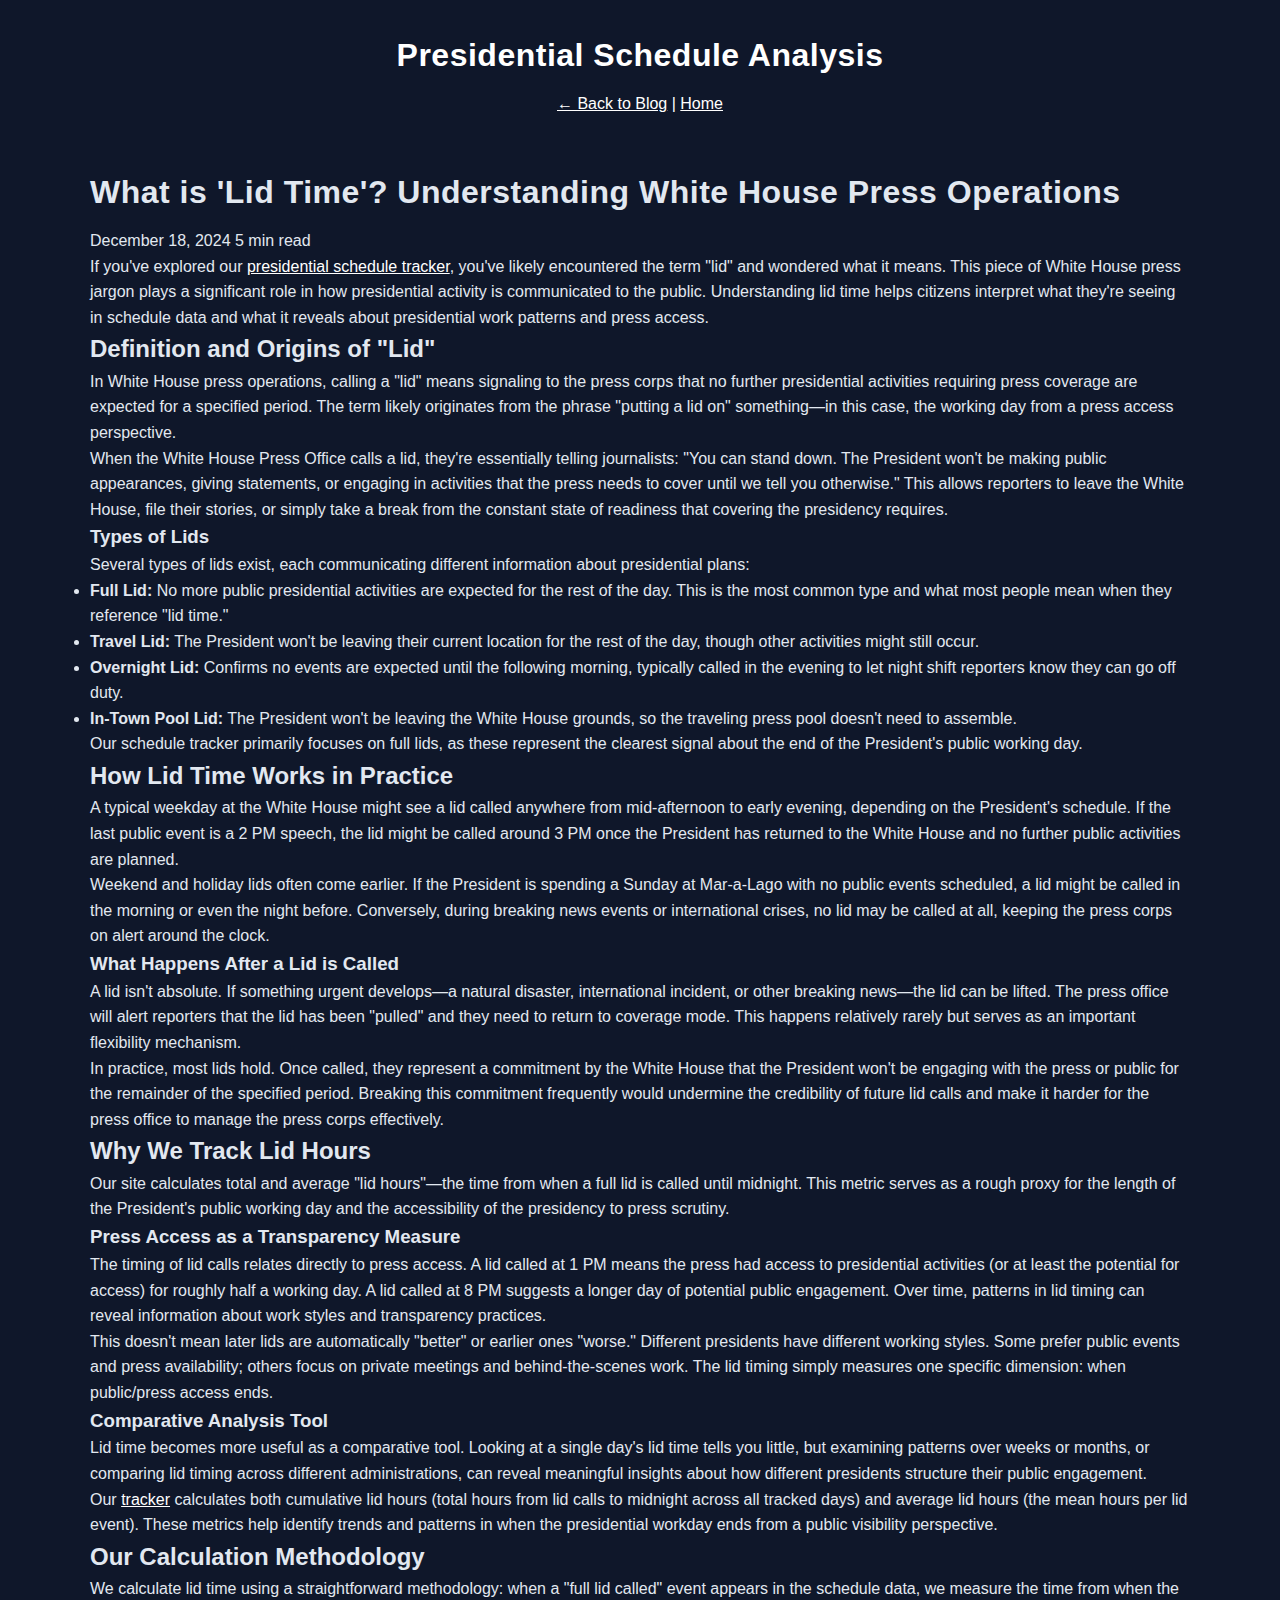
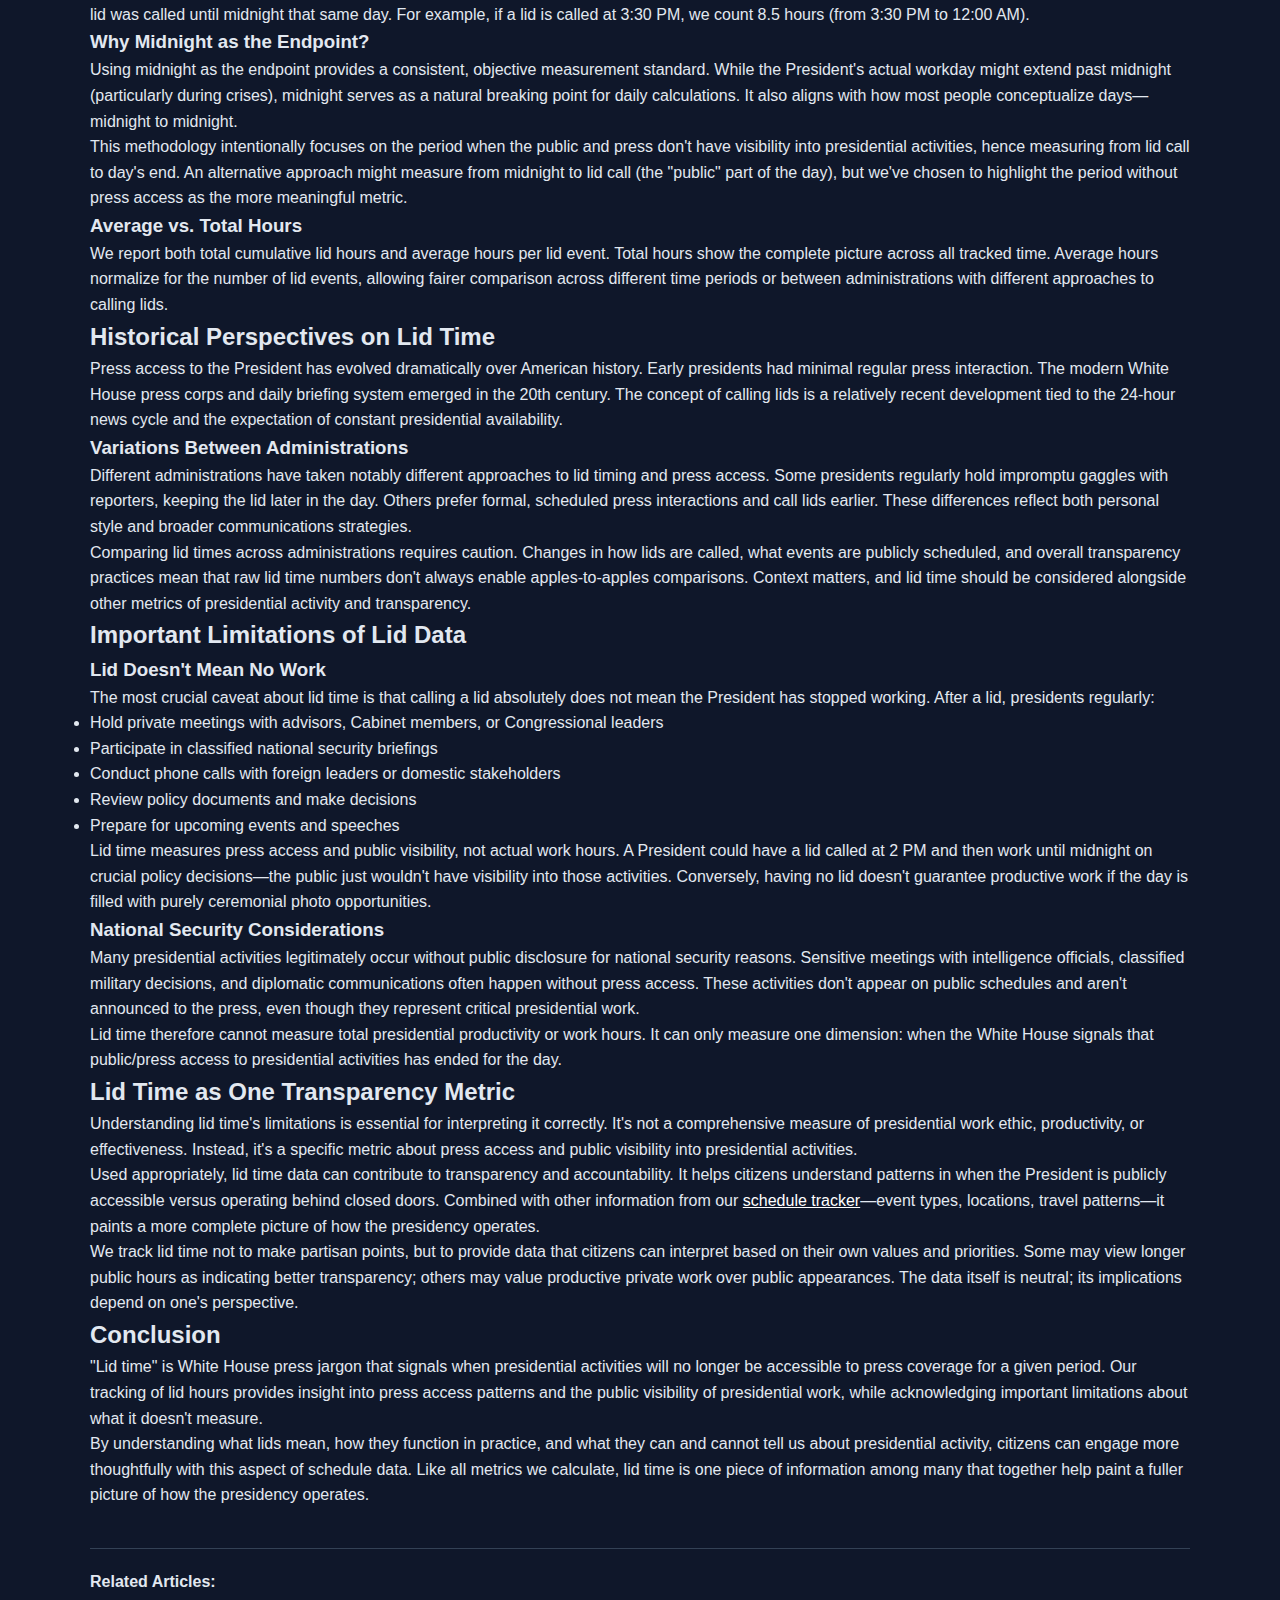
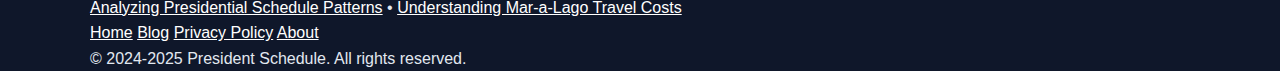
<file: blog/understanding-white-house-lid-time.html>
<!DOCTYPE html>
<html lang="en">
<head>
    <meta charset="UTF-8">
    <meta name="viewport" content="width=device-width, initial-scale=1.0">
    <meta name="description" content="Understand what 'lid time' means in White House press operations, how we calculate it, and why it's a useful metric for tracking presidential activity and press access.">
    <meta name="keywords" content="lid time, White House press, presidential schedule, press operations, government transparency, press access">
    <title>What is 'Lid Time'? Understanding White House Press Operations - President Schedule Blog</title>
    <script async src="https://pagead2.googlesyndication.com/pagead/js/adsbygoogle.js?client=ca-pub-5989760403874039"
     crossorigin="anonymous"></script>
    <style>
        /* Temporary styles to prevent flash of unstyled content */
        body {
            visibility: hidden;
            background-color: #f5f5f5;
        }
        .js-loaded body {
            visibility: visible;
        }
    </style>
    <script>
        // Check if we're running locally
        const isLocalDevelopment = window.location.hostname === 'localhost' ||
                                 window.location.hostname === '127.0.0.1' ||
                                 window.location.protocol === 'file:';

        // Fetch the latest commit hash from GitHub API (only in production)
        async function getLatestCommitHash() {
            if (isLocalDevelopment) {
                return Date.now(); // Always use timestamp for local development
            }

            try {
                const response = await fetch('https://api.github.com/repos/brainnews/president-schedule/commits/main');
                const data = await response.json();
                return data.sha;
            } catch (error) {
                console.error('Failed to fetch commit hash:', error);
                return Date.now(); // Fallback to timestamp if GitHub API fails
            }
        }

        // Add version to CSS URL to bust cache
        async function loadResources() {
            const version = await getLatestCommitHash();

            // Add dynamic CSS
            const linkElement = document.createElement('link');
            linkElement.rel = 'stylesheet';
            linkElement.href = `../styles.css?v=${version}`;
            linkElement.onload = function() {
                document.documentElement.classList.add('js-loaded');
            };
            document.head.appendChild(linkElement);

            // Log environment info for debugging
            if (isLocalDevelopment) {
                console.log('Running in development mode - using timestamp for cache busting');
            }
        }

        // Load resources when page loads
        window.addEventListener('load', loadResources);
    </script>
</head>
<body>
    <div class="container">
        <header>
            <h1>Presidential Schedule Analysis</h1>
            <p><a href="/blog/">← Back to Blog</a> | <a href="/">Home</a></p>
        </header>

        <div class="article-content">
            <div class="article-header">
                <h1>What is 'Lid Time'? Understanding White House Press Operations</h1>
                <div class="article-meta">
                    <span>December 18, 2024</span>
                    <span>5 min read</span>
                </div>
            </div>

            <p>
                If you've explored our <a href="/">presidential schedule tracker</a>, you've likely encountered the term "lid" and wondered
                what it means. This piece of White House press jargon plays a significant role in how presidential activity is communicated
                to the public. Understanding lid time helps citizens interpret what they're seeing in schedule data and what it reveals
                about presidential work patterns and press access.
            </p>

            <h2>Definition and Origins of "Lid"</h2>

            <p>
                In White House press operations, calling a "lid" means signaling to the press corps that no further presidential activities
                requiring press coverage are expected for a specified period. The term likely originates from the phrase "putting a lid on"
                something—in this case, the working day from a press access perspective.
            </p>

            <p>
                When the White House Press Office calls a lid, they're essentially telling journalists: "You can stand down. The President
                won't be making public appearances, giving statements, or engaging in activities that the press needs to cover until we tell
                you otherwise." This allows reporters to leave the White House, file their stories, or simply take a break from the constant
                state of readiness that covering the presidency requires.
            </p>

            <h3>Types of Lids</h3>

            <p>
                Several types of lids exist, each communicating different information about presidential plans:
            </p>

            <ul>
                <li><strong>Full Lid:</strong> No more public presidential activities are expected for the rest of the day. This is the most
                common type and what most people mean when they reference "lid time."</li>
                <li><strong>Travel Lid:</strong> The President won't be leaving their current location for the rest of the day, though other
                activities might still occur.</li>
                <li><strong>Overnight Lid:</strong> Confirms no events are expected until the following morning, typically called in the evening
                to let night shift reporters know they can go off duty.</li>
                <li><strong>In-Town Pool Lid:</strong> The President won't be leaving the White House grounds, so the traveling press pool
                doesn't need to assemble.</li>
            </ul>

            <p>
                Our schedule tracker primarily focuses on full lids, as these represent the clearest signal about the end of the President's
                public working day.
            </p>

            <h2>How Lid Time Works in Practice</h2>

            <p>
                A typical weekday at the White House might see a lid called anywhere from mid-afternoon to early evening, depending on the
                President's schedule. If the last public event is a 2 PM speech, the lid might be called around 3 PM once the President has
                returned to the White House and no further public activities are planned.
            </p>

            <p>
                Weekend and holiday lids often come earlier. If the President is spending a Sunday at Mar-a-Lago with no public events scheduled,
                a lid might be called in the morning or even the night before. Conversely, during breaking news events or international crises,
                no lid may be called at all, keeping the press corps on alert around the clock.
            </p>

            <h3>What Happens After a Lid is Called</h3>

            <p>
                A lid isn't absolute. If something urgent develops—a natural disaster, international incident, or other breaking news—the lid can
                be lifted. The press office will alert reporters that the lid has been "pulled" and they need to return to coverage mode. This
                happens relatively rarely but serves as an important flexibility mechanism.
            </p>

            <p>
                In practice, most lids hold. Once called, they represent a commitment by the White House that the President won't be engaging
                with the press or public for the remainder of the specified period. Breaking this commitment frequently would undermine the
                credibility of future lid calls and make it harder for the press office to manage the press corps effectively.
            </p>

            <h2>Why We Track Lid Hours</h2>

            <p>
                Our site calculates total and average "lid hours"—the time from when a full lid is called until midnight. This metric serves
                as a rough proxy for the length of the President's public working day and the accessibility of the presidency to press scrutiny.
            </p>

            <h3>Press Access as a Transparency Measure</h3>

            <p>
                The timing of lid calls relates directly to press access. A lid called at 1 PM means the press had access to presidential
                activities (or at least the potential for access) for roughly half a working day. A lid called at 8 PM suggests a longer day
                of potential public engagement. Over time, patterns in lid timing can reveal information about work styles and transparency
                practices.
            </p>

            <p>
                This doesn't mean later lids are automatically "better" or earlier ones "worse." Different presidents have different working
                styles. Some prefer public events and press availability; others focus on private meetings and behind-the-scenes work. The lid
                timing simply measures one specific dimension: when public/press access ends.
            </p>

            <h3>Comparative Analysis Tool</h3>

            <p>
                Lid time becomes more useful as a comparative tool. Looking at a single day's lid time tells you little, but examining patterns
                over weeks or months, or comparing lid timing across different administrations, can reveal meaningful insights about how different
                presidents structure their public engagement.
            </p>

            <p>
                Our <a href="/">tracker</a> calculates both cumulative lid hours (total hours from lid calls to midnight across all tracked days)
                and average lid hours (the mean hours per lid event). These metrics help identify trends and patterns in when the presidential
                workday ends from a public visibility perspective.
            </p>

            <h2>Our Calculation Methodology</h2>

            <p>
                We calculate lid time using a straightforward methodology: when a "full lid called" event appears in the schedule data, we measure
                the time from when the lid was called until midnight that same day. For example, if a lid is called at 3:30 PM, we count 8.5 hours
                (from 3:30 PM to 12:00 AM).
            </p>

            <h3>Why Midnight as the Endpoint?</h3>

            <p>
                Using midnight as the endpoint provides a consistent, objective measurement standard. While the President's actual workday might
                extend past midnight (particularly during crises), midnight serves as a natural breaking point for daily calculations. It also aligns
                with how most people conceptualize days—midnight to midnight.
            </p>

            <p>
                This methodology intentionally focuses on the period when the public and press don't have visibility into presidential activities,
                hence measuring from lid call to day's end. An alternative approach might measure from midnight to lid call (the "public" part of
                the day), but we've chosen to highlight the period without press access as the more meaningful metric.
            </p>

            <h3>Average vs. Total Hours</h3>

            <p>
                We report both total cumulative lid hours and average hours per lid event. Total hours show the complete picture across all tracked
                time. Average hours normalize for the number of lid events, allowing fairer comparison across different time periods or between
                administrations with different approaches to calling lids.
            </p>

            <h2>Historical Perspectives on Lid Time</h2>

            <p>
                Press access to the President has evolved dramatically over American history. Early presidents had minimal regular press interaction.
                The modern White House press corps and daily briefing system emerged in the 20th century. The concept of calling lids is a relatively
                recent development tied to the 24-hour news cycle and the expectation of constant presidential availability.
            </p>

            <h3>Variations Between Administrations</h3>

            <p>
                Different administrations have taken notably different approaches to lid timing and press access. Some presidents regularly hold
                impromptu gaggles with reporters, keeping the lid later in the day. Others prefer formal, scheduled press interactions and call lids
                earlier. These differences reflect both personal style and broader communications strategies.
            </p>

            <p>
                Comparing lid times across administrations requires caution. Changes in how lids are called, what events are publicly scheduled, and
                overall transparency practices mean that raw lid time numbers don't always enable apples-to-apples comparisons. Context matters, and
                lid time should be considered alongside other metrics of presidential activity and transparency.
            </p>

            <h2>Important Limitations of Lid Data</h2>

            <h3>Lid Doesn't Mean No Work</h3>

            <p>
                The most crucial caveat about lid time is that calling a lid absolutely does not mean the President has stopped working. After a lid,
                presidents regularly:
            </p>

            <ul>
                <li>Hold private meetings with advisors, Cabinet members, or Congressional leaders</li>
                <li>Participate in classified national security briefings</li>
                <li>Conduct phone calls with foreign leaders or domestic stakeholders</li>
                <li>Review policy documents and make decisions</li>
                <li>Prepare for upcoming events and speeches</li>
            </ul>

            <p>
                Lid time measures press access and public visibility, not actual work hours. A President could have a lid called at 2 PM and then work
                until midnight on crucial policy decisions—the public just wouldn't have visibility into those activities. Conversely, having no lid
                doesn't guarantee productive work if the day is filled with purely ceremonial photo opportunities.
            </p>

            <h3>National Security Considerations</h3>

            <p>
                Many presidential activities legitimately occur without public disclosure for national security reasons. Sensitive meetings with
                intelligence officials, classified military decisions, and diplomatic communications often happen without press access. These activities
                don't appear on public schedules and aren't announced to the press, even though they represent critical presidential work.
            </p>

            <p>
                Lid time therefore cannot measure total presidential productivity or work hours. It can only measure one dimension: when the White House
                signals that public/press access to presidential activities has ended for the day.
            </p>

            <h2>Lid Time as One Transparency Metric</h2>

            <p>
                Understanding lid time's limitations is essential for interpreting it correctly. It's not a comprehensive measure of presidential work
                ethic, productivity, or effectiveness. Instead, it's a specific metric about press access and public visibility into presidential activities.
            </p>

            <p>
                Used appropriately, lid time data can contribute to transparency and accountability. It helps citizens understand patterns in when the
                President is publicly accessible versus operating behind closed doors. Combined with other information from our
                <a href="/">schedule tracker</a>—event types, locations, travel patterns—it paints a more complete picture of how the presidency operates.
            </p>

            <p>
                We track lid time not to make partisan points, but to provide data that citizens can interpret based on their own values and priorities.
                Some may view longer public hours as indicating better transparency; others may value productive private work over public appearances.
                The data itself is neutral; its implications depend on one's perspective.
            </p>

            <h2>Conclusion</h2>

            <p>
                "Lid time" is White House press jargon that signals when presidential activities will no longer be accessible to press coverage for a
                given period. Our tracking of lid hours provides insight into press access patterns and the public visibility of presidential work, while
                acknowledging important limitations about what it doesn't measure.
            </p>

            <p>
                By understanding what lids mean, how they function in practice, and what they can and cannot tell us about presidential activity, citizens
                can engage more thoughtfully with this aspect of schedule data. Like all metrics we calculate, lid time is one piece of information among
                many that together help paint a fuller picture of how the presidency operates.
            </p>

            <p style="margin-top: 40px; padding-top: 20px; border-top: 1px solid #334155;">
                <strong>Related Articles:</strong><br>
                <a href="analyzing-presidential-schedules.html">Analyzing Presidential Schedule Patterns</a> •
                <a href="mar-a-lago-travel-costs-explained.html">Understanding Mar-a-Lago Travel Costs</a>
            </p>
        </div>

        <footer class="site-footer">
            <div class="footer-links">
                <a href="/">Home</a>
                <a href="/blog/">Blog</a>
                <a href="/privacy.html">Privacy Policy</a>
                <a href="/about.html">About</a>
            </div>
            <p>&copy; 2024-2025 President Schedule. All rights reserved.</p>
        </footer>
    </div>
</body>
</html>
</file>
